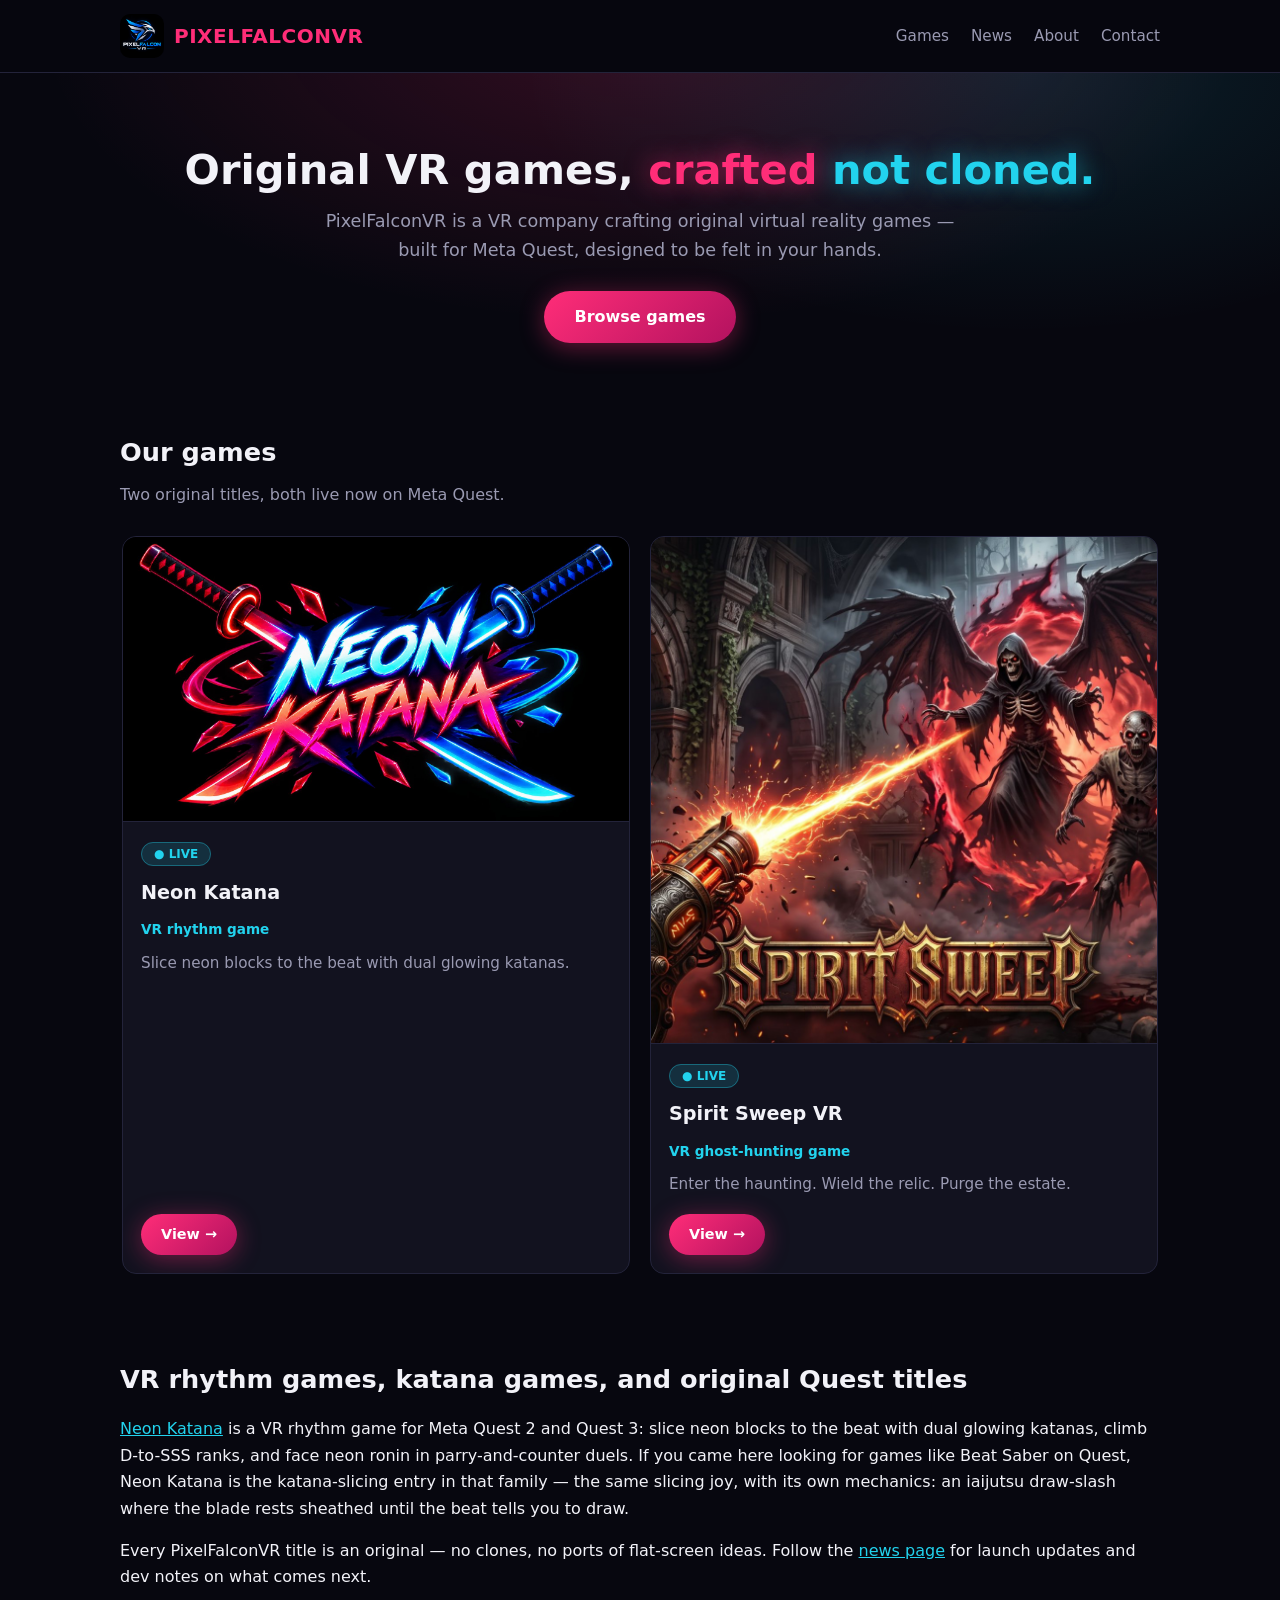
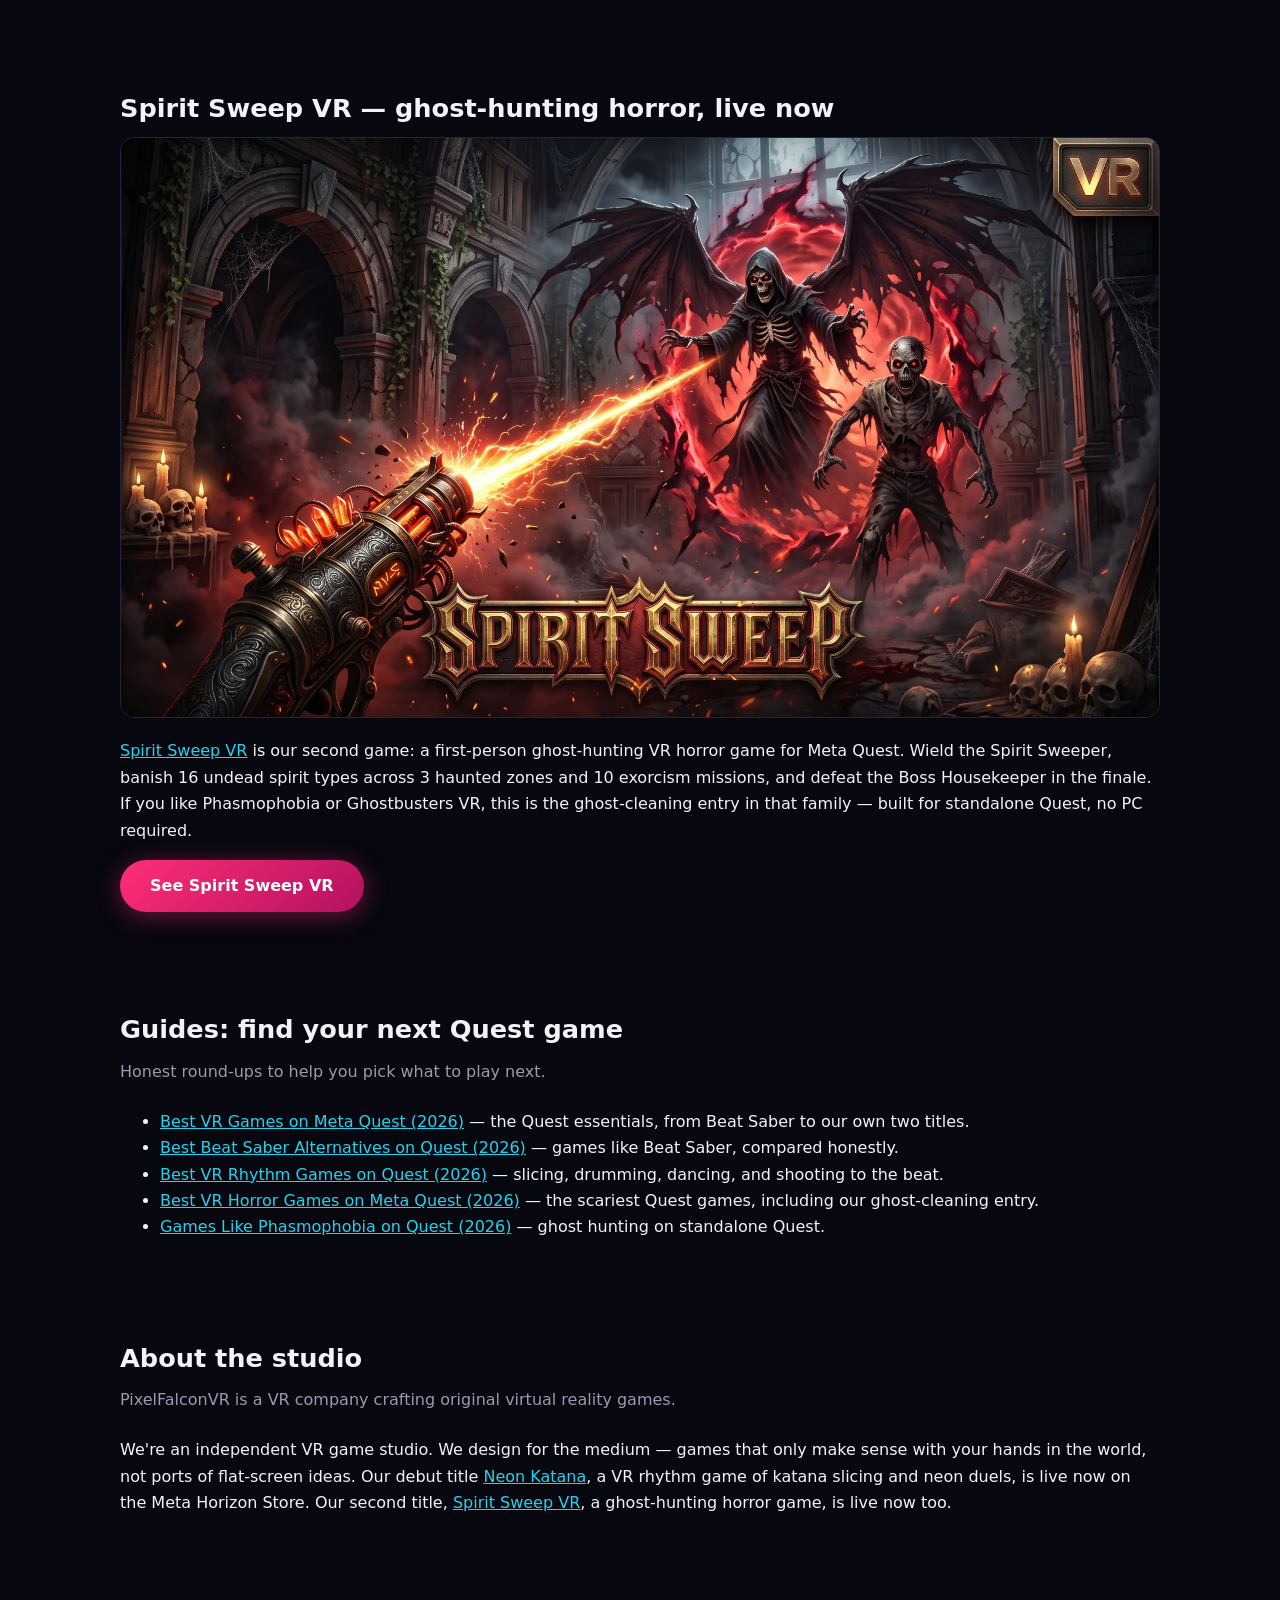
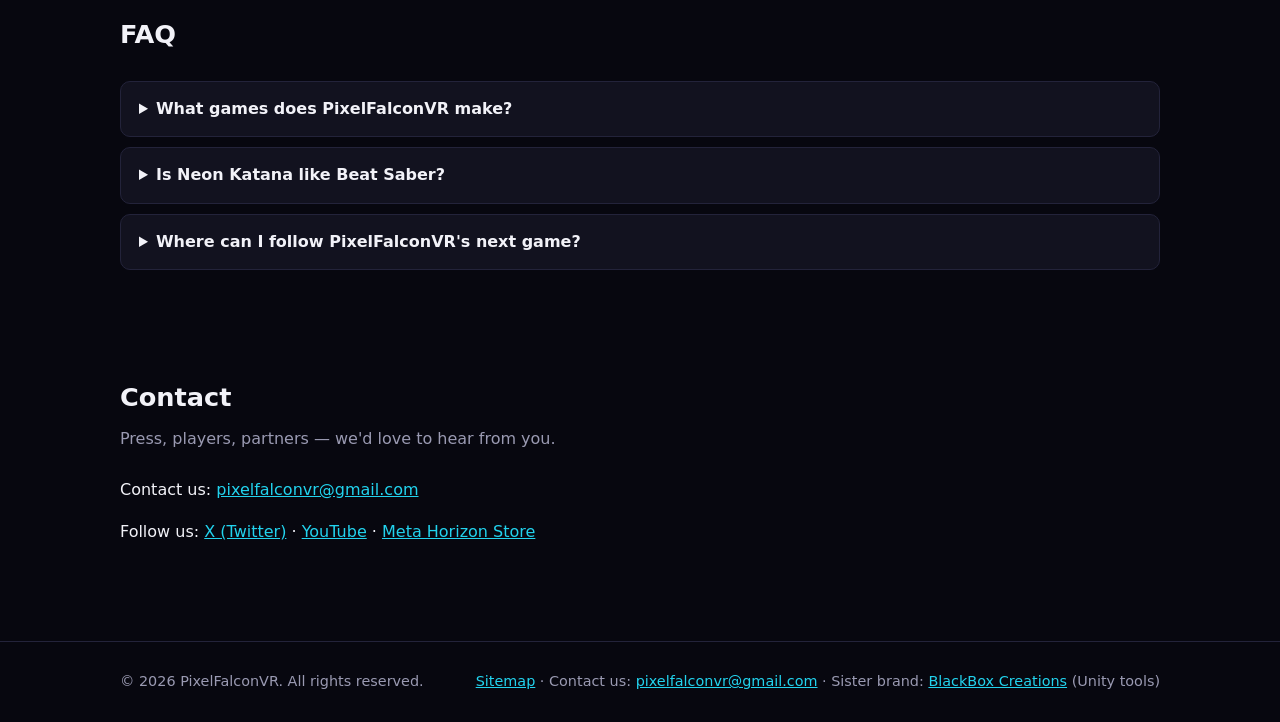
<file: index.html>
<!DOCTYPE html>
<html lang="en">
<head>
<meta charset="UTF-8">
<meta name="viewport" content="width=device-width, initial-scale=1.0">
<title>PixelFalconVR — Original VR Games for Meta Quest</title>
<meta name="description" content="PixelFalconVR is a VR company crafting original virtual reality games. Neon Katana, the VR rhythm game, and Spirit Sweep VR, the ghost-hunting horror game, are both live now on Meta Quest.">
<link rel="canonical" href="https://kashi45248-prog.github.io/PixelFalconVR/">
<meta property="og:title" content="PixelFalconVR — Original VR Games for Meta Quest">
<meta property="og:description" content="Neon Katana, the VR rhythm game, and Spirit Sweep VR, the ghost-hunting horror game, are both live now on Meta Quest.">
<meta property="og:type" content="website">
<meta property="og:url" content="https://kashi45248-prog.github.io/PixelFalconVR/">
<meta property="og:image" content="https://kashi45248-prog.github.io/PixelFalconVR/images/pixelfalconvr-banner.png">
<meta name="twitter:card" content="summary_large_image">
<meta name="twitter:image" content="https://kashi45248-prog.github.io/PixelFalconVR/images/pixelfalconvr-banner.png">
<link rel="stylesheet" href="styles.css">
<link rel="icon" href="data:image/svg+xml,<svg xmlns='http://www.w3.org/2000/svg' viewBox='0 0 100 100'><text y='.9em' font-size='90'>🥷</text></svg>">
<script type="application/ld+json">{"@context": "https://schema.org", "@type": "Organization", "name": "PixelFalconVR", "url": "https://kashi45248-prog.github.io/PixelFalconVR/", "logo": "https://kashi45248-prog.github.io/PixelFalconVR/images/pixelfalconvr-logo.png", "description": "PixelFalconVR is a VR company crafting original virtual reality games.", "email": "pixelfalconvr@gmail.com", "sameAs": ["https://x.com/Kashim1zv", "https://www.youtube.com/@pixelfalconvr", "https://www.meta.com/experiences/neon-katana/1255286791011725/"]}</script>
<script type="application/ld+json">{"@context": "https://schema.org", "@type": "FAQPage", "mainEntity": [{"@type": "Question", "name": "What games does PixelFalconVR make?", "acceptedAnswer": {"@type": "Answer", "text": "Original virtual reality games for Meta Quest. Neon Katana, a VR rhythm game of katana slicing and neon duels, and Spirit Sweep VR, a ghost-hunting horror game, are both live now on the Meta Horizon Store."}}, {"@type": "Question", "name": "Is Neon Katana like Beat Saber?", "acceptedAnswer": {"@type": "Answer", "text": "Same genre, own identity: slicing targets to the beat with glowing blades, plus iaijutsu draw-slashes, neon ronin parry-and-counter duels, and D-to-SSS ranks."}}, {"@type": "Question", "name": "Where can I follow PixelFalconVR's next game?", "acceptedAnswer": {"@type": "Answer", "text": "Right here — the news page carries launch updates and dev notes, and the studio posts on X and YouTube."}}]}</script>
</head>
<body>
<header class="site"><div class="wrap">
<a class="logo" href="index.html" style="display:flex;align-items:center;gap:10px"><img src="images/pixelfalconvr-logo.png" alt="PixelFalconVR logo" style="height:44px;width:44px;object-fit:cover;border-radius:10px"><span>PIXEL<span>FALCON</span>VR</span></a>
<nav><a href="index.html">Games</a><a href="news.html">News</a><a href="#about">About</a><a href="#contact">Contact</a></nav>
</div></header>

<div class="hero"><div class="wrap">
<h1>Original VR games, <span class="n1">crafted</span> <span class="n2">not cloned.</span></h1>
<p>PixelFalconVR is a VR company crafting original virtual reality games — built for Meta Quest, designed to be felt in your hands.</p>
<a class="btn" href="#games">Browse games</a>
</div></div>

<div class="wrap">
<section class="block" id="games">
<h2 class="sec">Our games</h2>
<p class="lead">Two original titles, both live now on Meta Quest.</p>
<div class="carousel" id="games-carousel">
<button class="carousel-arrow prev" id="games-prev" type="button" aria-label="Previous games">‹</button>
<div class="carousel-track" id="games-grid" role="region" aria-label="Featured games"><!-- rendered from games-data.js --></div>
<button class="carousel-arrow next" id="games-next" type="button" aria-label="Next games">›</button>
</div>
<div class="carousel-dots" id="games-dots"></div>
</section>

<section class="block" id="vr-games">
<h2 class="sec">VR rhythm games, katana games, and original Quest titles</h2>
<p><a href="neon-katana.html">Neon Katana</a> is a VR rhythm game for Meta Quest 2 and Quest 3: slice neon blocks to the beat with dual glowing katanas, climb D-to-SSS ranks, and face neon ronin in parry-and-counter duels. If you came here looking for games like Beat Saber on Quest, Neon Katana is the katana-slicing entry in that family — the same slicing joy, with its own mechanics: an iaijutsu draw-slash where the blade rests sheathed until the beat tells you to draw.</p>
<p>Every PixelFalconVR title is an original — no clones, no ports of flat-screen ideas. Follow the <a href="news.html">news page</a> for launch updates and dev notes on what comes next.</p>
</section>

<section class="block" id="spirit-sweep">
<h2 class="sec">Spirit Sweep VR — ghost-hunting horror, live now</h2>
<figure style="margin:0 0 20px"><img src="images/spirit-sweep-keyart.jpg" alt="Spirit Sweep VR key art — the Spirit Sweeper firing at a winged reaper and an undead spirit in a haunted mansion" style="width:100%;border-radius:var(--radius);border:1px solid var(--line);display:block"></figure>
<p><a href="spirit-sweep.html">Spirit Sweep VR</a> is our second game: a first-person ghost-hunting VR horror game for Meta Quest. Wield the Spirit Sweeper, banish 16 undead spirit types across 3 haunted zones and 10 exorcism missions, and defeat the Boss Housekeeper in the finale. If you like Phasmophobia or Ghostbusters VR, this is the ghost-cleaning entry in that family — built for standalone Quest, no PC required.</p>
<p><a class="btn" href="spirit-sweep.html">See Spirit Sweep VR</a></p>
</section>

<section class="block" id="guides">
<h2 class="sec">Guides: find your next Quest game</h2>
<p class="lead">Honest round-ups to help you pick what to play next.</p>
<ul>
<li><a href="best-vr-games-quest.html">Best VR Games on Meta Quest (2026)</a> — the Quest essentials, from Beat Saber to our own two titles.</li>
<li><a href="best-beat-saber-alternatives-quest.html">Best Beat Saber Alternatives on Quest (2026)</a> — games like Beat Saber, compared honestly.</li>
<li><a href="best-vr-rhythm-games-quest.html">Best VR Rhythm Games on Quest (2026)</a> — slicing, drumming, dancing, and shooting to the beat.</li>
<li><a href="best-vr-horror-games-quest.html">Best VR Horror Games on Meta Quest (2026)</a> — the scariest Quest games, including our ghost-cleaning entry.</li>
<li><a href="games-like-phasmophobia-quest.html">Games Like Phasmophobia on Quest (2026)</a> — ghost hunting on standalone Quest.</li>
</ul>
</section>
<section class="block" id="about">
<h2 class="sec">About the studio</h2>
<p class="lead">PixelFalconVR is a VR company crafting original virtual reality games.</p>
<p>We're an independent VR game studio. We design for the medium — games that only make sense with your hands in the world, not ports of flat-screen ideas. Our debut title <a href="neon-katana.html">Neon Katana</a>, a VR rhythm game of katana slicing and neon duels, is live now on the Meta Horizon Store. Our second title, <a href="spirit-sweep.html">Spirit Sweep VR</a>, a ghost-hunting horror game, is live now too.</p>
</section>

<section class="block" id="faq">
<h2 class="sec">FAQ</h2>
<div class="faq">
<details><summary>What games does PixelFalconVR make?</summary><p>Original virtual reality games for Meta Quest. Neon Katana, a VR rhythm game of katana slicing and neon duels, and Spirit Sweep VR, a ghost-hunting horror game, are both live now on the Meta Horizon Store.</p></details>
<details><summary>Is Neon Katana like Beat Saber?</summary><p>Same genre, own identity: slicing targets to the beat with glowing blades, plus iaijutsu draw-slashes, neon ronin parry-and-counter duels, and D-to-SSS ranks.</p></details>
<details><summary>Where can I follow PixelFalconVR's next game?</summary><p>Right here — the news page carries launch updates and dev notes, and the studio posts on X and YouTube.</p></details>
</div>
</section>
<section class="block" id="contact">
<h2 class="sec">Contact</h2>
<p class="lead">Press, players, partners — we'd love to hear from you.</p>
<p>Contact us: <a href="mailto:pixelfalconvr@gmail.com">pixelfalconvr@gmail.com</a></p>
<p style="margin-top:10px">Follow us:
<a href="https://x.com/Kashim1zv">X (Twitter)</a> ·
<a href="https://www.youtube.com/@pixelfalconvr">YouTube</a> ·
<a href="https://www.meta.com/experiences/neon-katana/1255286791011725/">Meta Horizon Store</a></p>
</section>
</div>

<footer class="site"><div class="wrap">
<span>© 2026 PixelFalconVR. All rights reserved.</span>
<span><a href="sitemap.xml">Sitemap</a> · Contact us: <a href="mailto:pixelfalconvr@gmail.com">pixelfalconvr@gmail.com</a> · Sister brand: <a href="https://kashi45248-prog.github.io/Blackbox_creations-/">BlackBox Creations</a> (Unity tools)</span>
</div></footer>
<script src="games-data.js"></script>
</body>
</html>
</file>
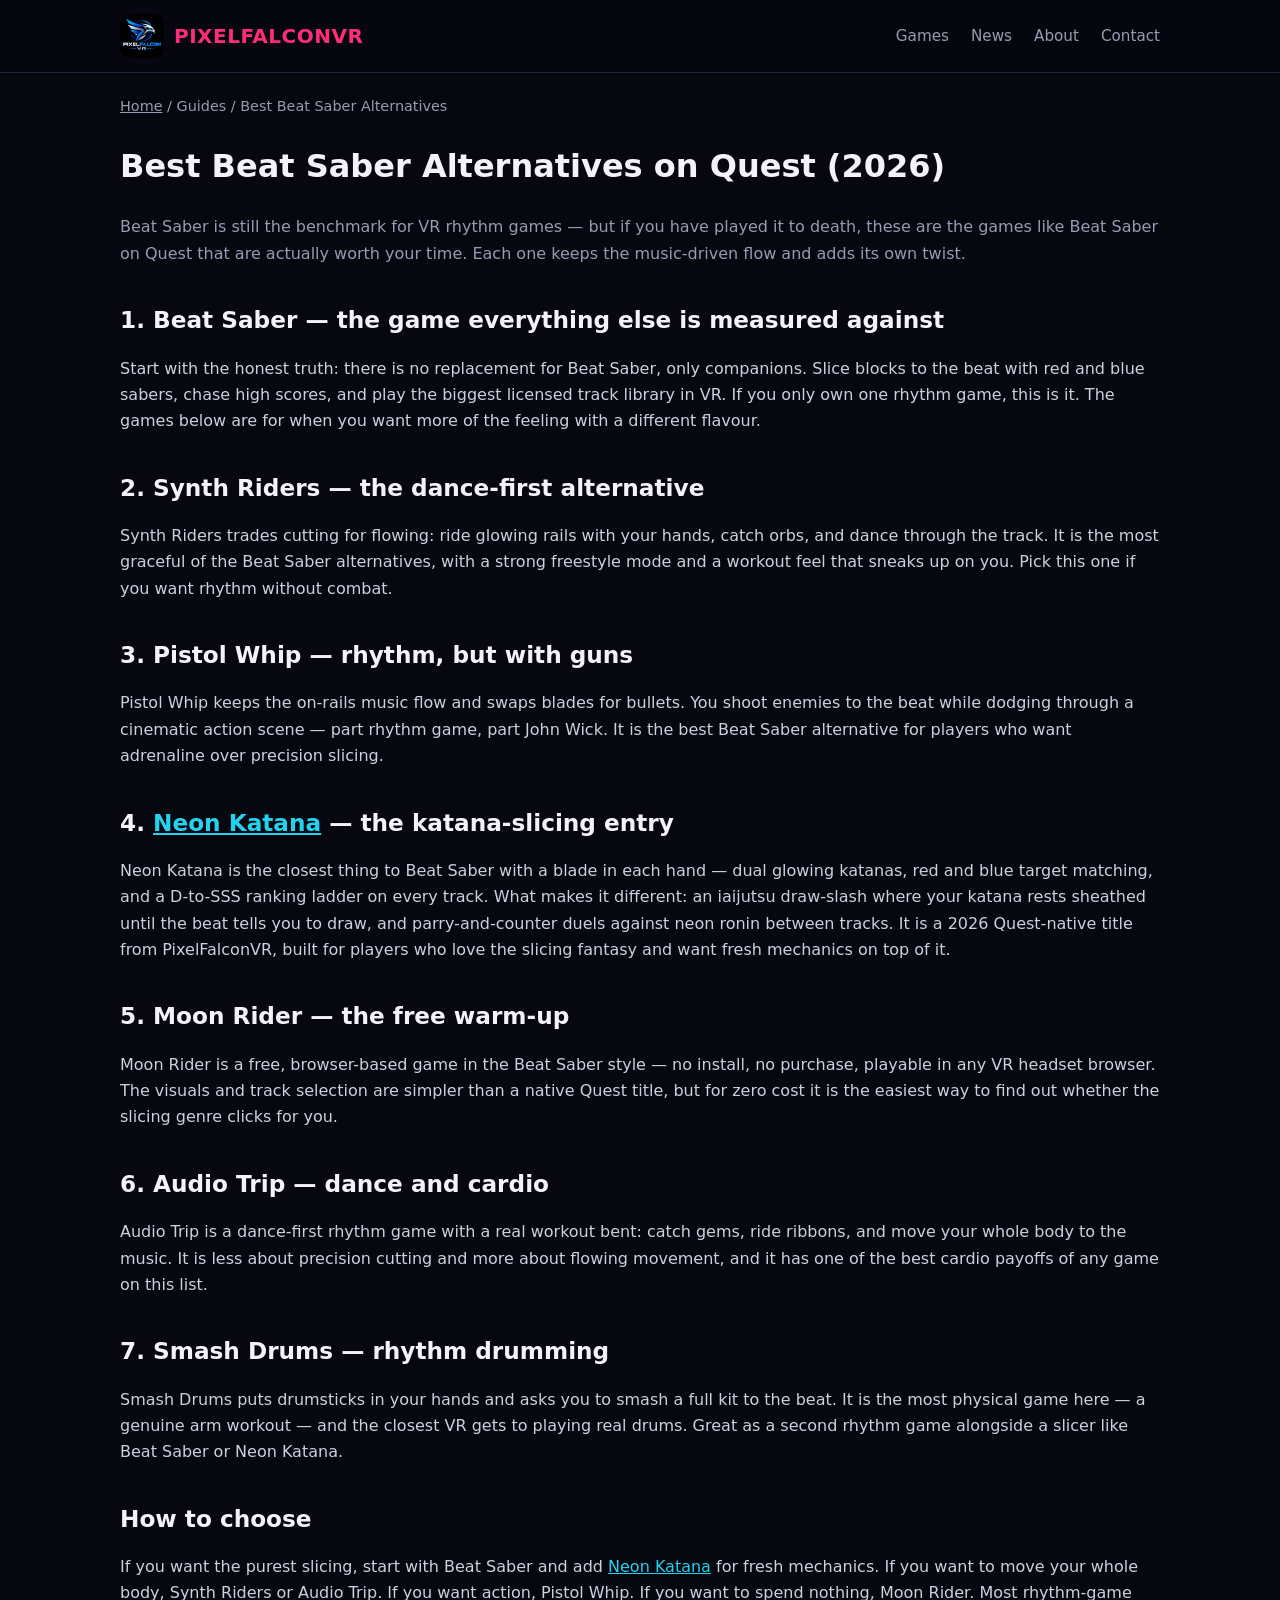
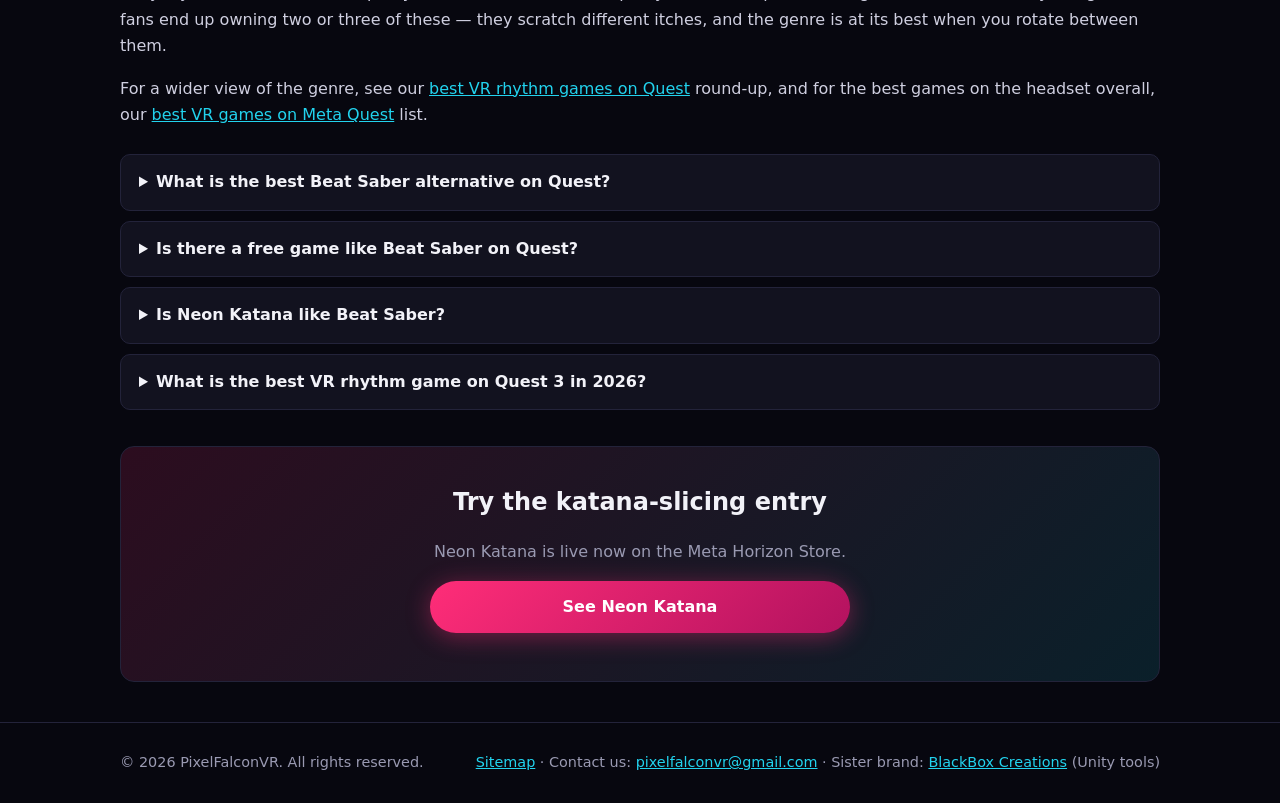
<file: best-beat-saber-alternatives-quest.html>
<!DOCTYPE html>
<html lang="en">
<head>
<meta charset="UTF-8">
<meta name="viewport" content="width=device-width, initial-scale=1.0">
<title>Best Beat Saber Alternatives on Quest (2026) | PixelFalconVR</title>
<meta name="description" content="Looking for games like Beat Saber on Quest? Compare the best Beat Saber alternatives — Synth Riders, Pistol Whip, Neon Katana, Moon Rider, Audio Trip and Smash Drums — and find your next rhythm game.">
<link rel="stylesheet" href="styles.css">
<link rel="canonical" href="https://kashi45248-prog.github.io/PixelFalconVR/best-beat-saber-alternatives-quest.html">
<link rel="icon" href="data:image/svg+xml,<svg xmlns='http://www.w3.org/2000/svg' viewBox='0 0 100 100'><text y='.9em' font-size='90'>🥷</text></svg>">
<meta property="og:title" content="Best Beat Saber Alternatives on Quest (2026) | PixelFalconVR">
<meta property="og:description" content="Games like Beat Saber on Quest, compared honestly: Synth Riders, Pistol Whip, Neon Katana, Moon Rider, Audio Trip and Smash Drums.">
<meta property="og:type" content="website">
<meta property="og:url" content="https://kashi45248-prog.github.io/PixelFalconVR/best-beat-saber-alternatives-quest.html">
<meta property="og:image" content="https://kashi45248-prog.github.io/PixelFalconVR/images/neon-katana.png">
<meta name="twitter:card" content="summary_large_image">
<meta name="twitter:image" content="https://kashi45248-prog.github.io/PixelFalconVR/images/neon-katana.png">
<script type="application/ld+json">{"@context": "https://schema.org", "@type": "ItemList", "name": "Best Beat Saber Alternatives on Quest (2026)", "itemListElement": [{"@type": "ListItem", "position": 1, "name": "Beat Saber"}, {"@type": "ListItem", "position": 2, "name": "Synth Riders"}, {"@type": "ListItem", "position": 3, "name": "Pistol Whip"}, {"@type": "ListItem", "position": 4, "name": "Neon Katana", "url": "https://kashi45248-prog.github.io/PixelFalconVR/neon-katana.html"}, {"@type": "ListItem", "position": 5, "name": "Moon Rider"}, {"@type": "ListItem", "position": 6, "name": "Audio Trip"}, {"@type": "ListItem", "position": 7, "name": "Smash Drums"}]}</script>
<script type="application/ld+json">{"@context": "https://schema.org", "@type": "FAQPage", "mainEntity": [{"@type": "Question", "name": "What is the best Beat Saber alternative on Quest?", "acceptedAnswer": {"@type": "Answer", "text": "It depends on what you want: Synth Riders is the closest dance-first alternative, Pistol Whip swaps sabers for guns, and Neon Katana is the katana-slicing entry with draw-slash duels and D-to-SSS ranks. Beat Saber itself is still the benchmark — these are the games to play next to it, not instead of it."}}, {"@type": "Question", "name": "Is there a free game like Beat Saber on Quest?", "acceptedAnswer": {"@type": "Answer", "text": "Yes — Moon Rider is a free browser-based game in the Beat Saber style, playable in any VR headset browser with no install. It is a great warm-up before buying a full native Quest rhythm game."}}, {"@type": "Question", "name": "Is Neon Katana like Beat Saber?", "acceptedAnswer": {"@type": "Answer", "text": "Yes — same genre, own identity. Like Beat Saber, you slice targets to the beat with glowing blades and chase high scores. Neon Katana adds dual katanas, an iaijutsu draw-slash mechanic, neon ronin parry-and-counter duels, and D-to-SSS performance ranks across every track."}}, {"@type": "Question", "name": "What is the best VR rhythm game on Quest 3 in 2026?", "acceptedAnswer": {"@type": "Answer", "text": "Beat Saber remains the benchmark, with Synth Riders and Pistol Whip close behind. Neon Katana (2026) is the newest katana-slicing VR rhythm game built natively for Quest 2 and Quest 3 — worth a look if you want fresh tracks and mechanics in the slicing genre."}}]}</script>
</head>
<body>
<header class="site"><div class="wrap">
<a class="logo" href="index.html" style="display:flex;align-items:center;gap:10px"><img src="images/pixelfalconvr-logo.png" alt="PixelFalconVR logo" style="height:44px;width:44px;object-fit:cover;border-radius:10px"><span>PIXEL<span>FALCON</span>VR</span></a>
<nav><a href="index.html">Games</a><a href="news.html">News</a><a href="index.html#about">About</a><a href="index.html#contact">Contact</a></nav>
</div></header>

<div class="wrap">
<p class="crumbs"><a href="index.html">Home</a> / Guides / Best Beat Saber Alternatives</p>
<h1>Best Beat Saber Alternatives on Quest (2026)</h1>
<p class="lead">Beat Saber is still the benchmark for VR rhythm games — but if you have played it to death, these are the games like Beat Saber on Quest that are actually worth your time. Each one keeps the music-driven flow and adds its own twist.</p>

<div class="prose">
<h2>1. Beat Saber — the game everything else is measured against</h2>
<p>Start with the honest truth: there is no replacement for Beat Saber, only companions. Slice blocks to the beat with red and blue sabers, chase high scores, and play the biggest licensed track library in VR. If you only own one rhythm game, this is it. The games below are for when you want more of the feeling with a different flavour.</p>

<h2>2. Synth Riders — the dance-first alternative</h2>
<p>Synth Riders trades cutting for flowing: ride glowing rails with your hands, catch orbs, and dance through the track. It is the most graceful of the Beat Saber alternatives, with a strong freestyle mode and a workout feel that sneaks up on you. Pick this one if you want rhythm without combat.</p>

<h2>3. Pistol Whip — rhythm, but with guns</h2>
<p>Pistol Whip keeps the on-rails music flow and swaps blades for bullets. You shoot enemies to the beat while dodging through a cinematic action scene — part rhythm game, part John Wick. It is the best Beat Saber alternative for players who want adrenaline over precision slicing.</p>

<h2>4. <a href="neon-katana.html">Neon Katana</a> — the katana-slicing entry</h2>
<p>Neon Katana is the closest thing to Beat Saber with a blade in each hand — dual glowing katanas, red and blue target matching, and a D-to-SSS ranking ladder on every track. What makes it different: an iaijutsu draw-slash where your katana rests sheathed until the beat tells you to draw, and parry-and-counter duels against neon ronin between tracks. It is a 2026 Quest-native title from PixelFalconVR, built for players who love the slicing fantasy and want fresh mechanics on top of it.</p>

<h2>5. Moon Rider — the free warm-up</h2>
<p>Moon Rider is a free, browser-based game in the Beat Saber style — no install, no purchase, playable in any VR headset browser. The visuals and track selection are simpler than a native Quest title, but for zero cost it is the easiest way to find out whether the slicing genre clicks for you.</p>

<h2>6. Audio Trip — dance and cardio</h2>
<p>Audio Trip is a dance-first rhythm game with a real workout bent: catch gems, ride ribbons, and move your whole body to the music. It is less about precision cutting and more about flowing movement, and it has one of the best cardio payoffs of any game on this list.</p>

<h2>7. Smash Drums — rhythm drumming</h2>
<p>Smash Drums puts drumsticks in your hands and asks you to smash a full kit to the beat. It is the most physical game here — a genuine arm workout — and the closest VR gets to playing real drums. Great as a second rhythm game alongside a slicer like Beat Saber or Neon Katana.</p>

<h2>How to choose</h2>
<p>If you want the purest slicing, start with Beat Saber and add <a href="neon-katana.html">Neon Katana</a> for fresh mechanics. If you want to move your whole body, Synth Riders or Audio Trip. If you want action, Pistol Whip. If you want to spend nothing, Moon Rider. Most rhythm-game fans end up owning two or three of these — they scratch different itches, and the genre is at its best when you rotate between them.</p>
<p>For a wider view of the genre, see our <a href="best-vr-rhythm-games-quest.html">best VR rhythm games on Quest</a> round-up, and for the best games on the headset overall, our <a href="best-vr-games-quest.html">best VR games on Meta Quest</a> list.</p>
</div>

<div class="faq">
<details><summary>What is the best Beat Saber alternative on Quest?</summary><p>It depends on what you want: Synth Riders is the closest dance-first alternative, Pistol Whip swaps sabers for guns, and Neon Katana is the katana-slicing entry with draw-slash duels and D-to-SSS ranks. Beat Saber itself is still the benchmark — these are the games to play next to it, not instead of it.</p></details>
<details><summary>Is there a free game like Beat Saber on Quest?</summary><p>Yes — Moon Rider is a free browser-based game in the Beat Saber style, playable in any VR headset browser with no install. It is a great warm-up before buying a full native Quest rhythm game.</p></details>
<details><summary>Is Neon Katana like Beat Saber?</summary><p>Yes — same genre, own identity. Like Beat Saber, you slice targets to the beat with glowing blades and chase high scores. Neon Katana adds dual katanas, an iaijutsu draw-slash mechanic, neon ronin parry-and-counter duels, and D-to-SSS performance ranks across every track.</p></details>
<details><summary>What is the best VR rhythm game on Quest 3 in 2026?</summary><p>Beat Saber remains the benchmark, with Synth Riders and Pistol Whip close behind. Neon Katana (2026) is the newest katana-slicing VR rhythm game built natively for Quest 2 and Quest 3 — worth a look if you want fresh tracks and mechanics in the slicing genre.</p></details>
</div>

<div class="cta-band">
<h2>Try the katana-slicing entry</h2>
<p style="color:var(--muted)">Neon Katana is live now on the Meta Horizon Store.</p>
<a class="btn" href="neon-katana.html">See Neon Katana</a>
</div>
</div>

<footer class="site"><div class="wrap">
<span>© 2026 PixelFalconVR. All rights reserved.</span>
<span><a href="sitemap.xml">Sitemap</a> · Contact us: <a href="mailto:pixelfalconvr@gmail.com">pixelfalconvr@gmail.com</a> · Sister brand: <a href="https://kashi45248-prog.github.io/Blackbox_creations-/">BlackBox Creations</a> (Unity tools)</span>
</div></footer>
</body>
</html>
</file>
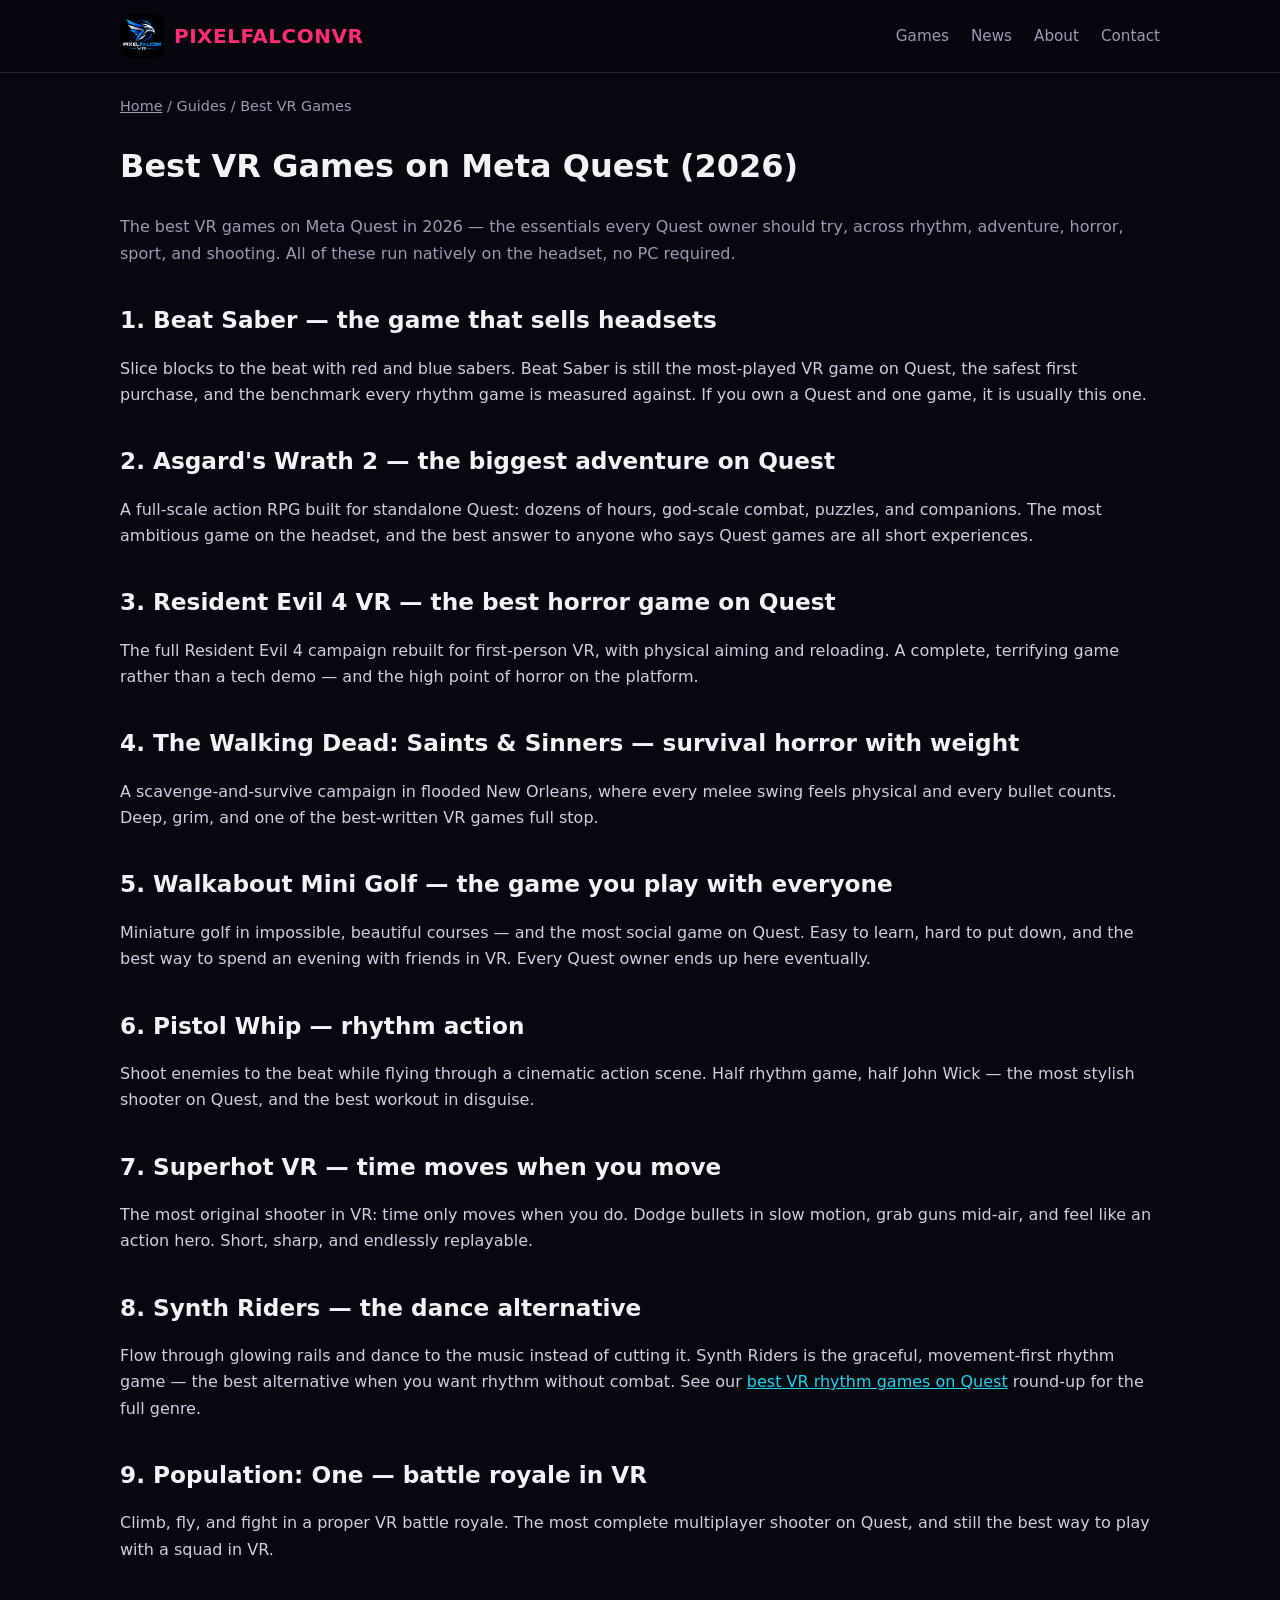
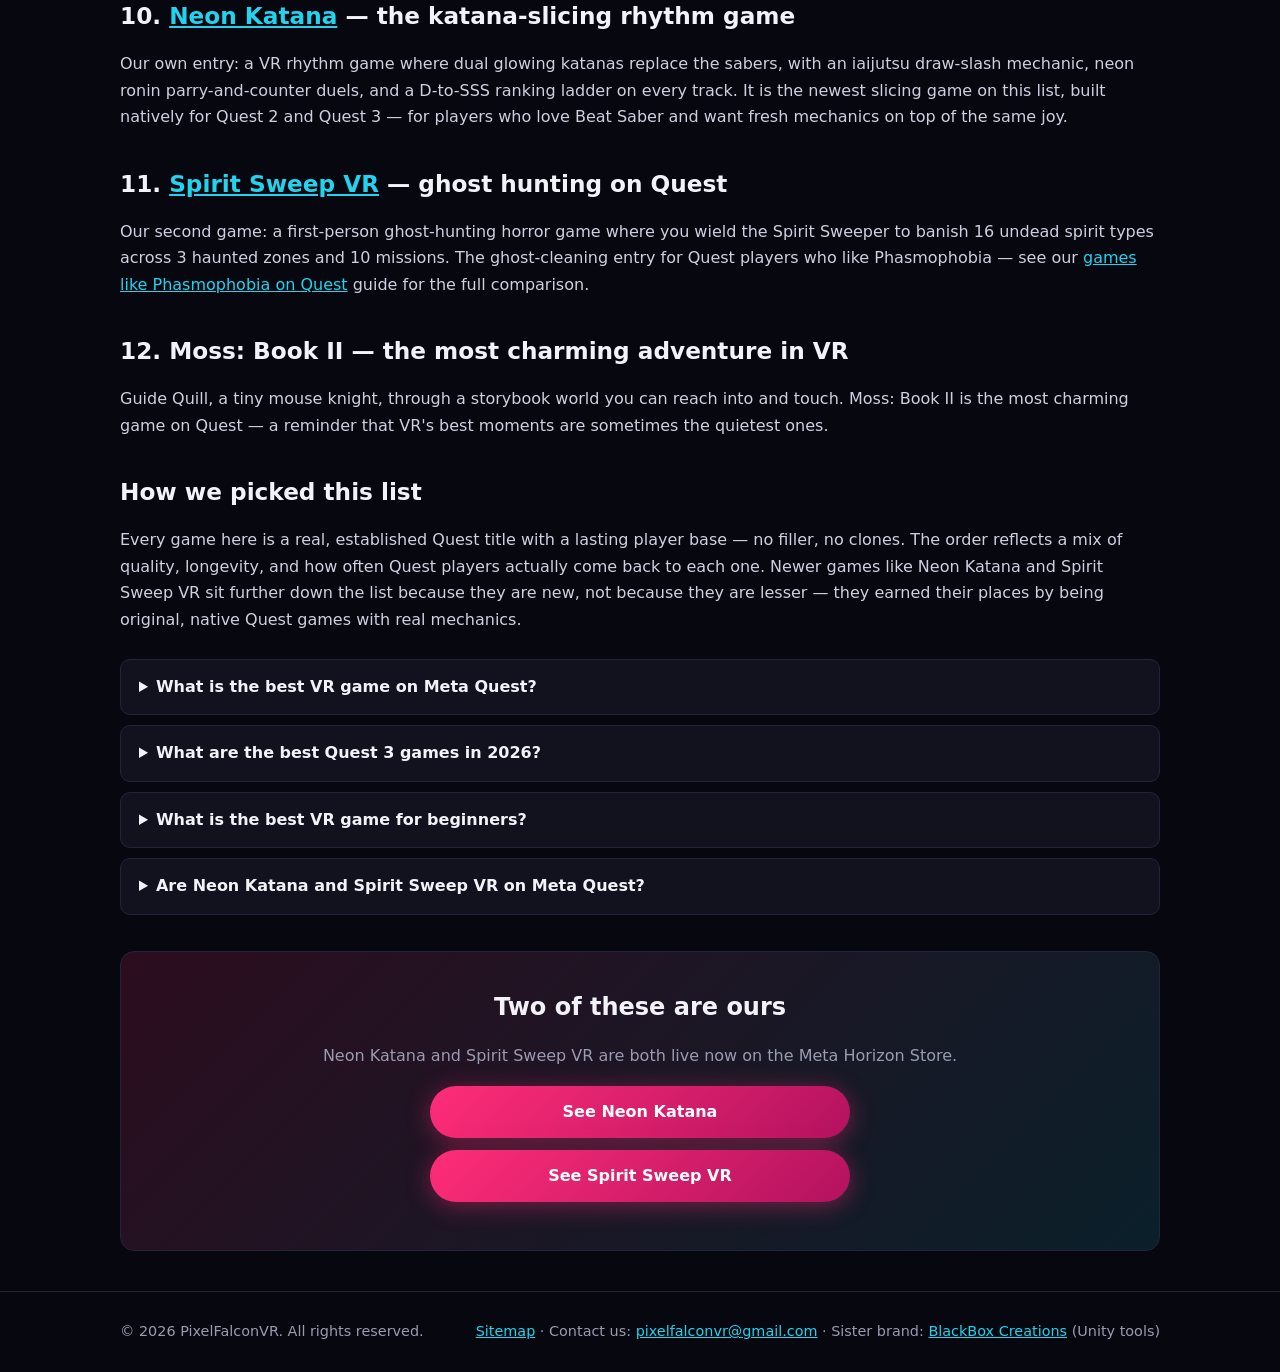
<file: best-vr-games-quest.html>
<!DOCTYPE html>
<html lang="en">
<head>
<meta charset="UTF-8">
<meta name="viewport" content="width=device-width, initial-scale=1.0">
<title>Best VR Games on Meta Quest (2026) | PixelFalconVR</title>
<meta name="description" content="The best VR games on Meta Quest in 2026 — Beat Saber, Asgard's Wrath 2, Resident Evil 4 VR, Walkabout Mini Golf, Pistol Whip and more, including Neon Katana and Spirit Sweep VR.">
<link rel="stylesheet" href="styles.css">
<link rel="canonical" href="https://kashi45248-prog.github.io/PixelFalconVR/best-vr-games-quest.html">
<link rel="icon" href="data:image/svg+xml,<svg xmlns='http://www.w3.org/2000/svg' viewBox='0 0 100 100'><text y='.9em' font-size='90'>🥷</text></svg>">
<meta property="og:title" content="Best VR Games on Meta Quest (2026) | PixelFalconVR">
<meta property="og:description" content="The best VR games on Meta Quest in 2026 — Beat Saber, Asgard's Wrath 2, Resident Evil 4 VR, Walkabout Mini Golf, Pistol Whip and more, including Neon Katana and Spirit Sweep VR.">
<meta property="og:type" content="website">
<meta property="og:url" content="https://kashi45248-prog.github.io/PixelFalconVR/best-vr-games-quest.html">
<meta property="og:image" content="https://kashi45248-prog.github.io/PixelFalconVR/images/pixelfalconvr-banner.png">
<meta name="twitter:card" content="summary_large_image">
<meta name="twitter:image" content="https://kashi45248-prog.github.io/PixelFalconVR/images/pixelfalconvr-banner.png">
<script type="application/ld+json">{"@context": "https://schema.org", "@type": "ItemList", "name": "Best VR Games on Meta Quest (2026)", "itemListElement": [{"@type": "ListItem", "position": 1, "name": "Beat Saber"}, {"@type": "ListItem", "position": 2, "name": "Asgard's Wrath 2"}, {"@type": "ListItem", "position": 3, "name": "Resident Evil 4 VR"}, {"@type": "ListItem", "position": 4, "name": "The Walking Dead: Saints & Sinners"}, {"@type": "ListItem", "position": 5, "name": "Walkabout Mini Golf"}, {"@type": "ListItem", "position": 6, "name": "Pistol Whip"}, {"@type": "ListItem", "position": 7, "name": "Superhot VR"}, {"@type": "ListItem", "position": 8, "name": "Synth Riders"}, {"@type": "ListItem", "position": 9, "name": "Population: One"}, {"@type": "ListItem", "position": 10, "name": "Neon Katana", "url": "https://kashi45248-prog.github.io/PixelFalconVR/neon-katana.html"}, {"@type": "ListItem", "position": 11, "name": "Spirit Sweep VR", "url": "https://kashi45248-prog.github.io/PixelFalconVR/spirit-sweep.html"}, {"@type": "ListItem", "position": 12, "name": "Moss: Book II"}]}</script>
<script type="application/ld+json">{"@context": "https://schema.org", "@type": "FAQPage", "mainEntity": [{"@type": "Question", "name": "What is the best VR game on Meta Quest?", "acceptedAnswer": {"@type": "Answer", "text": "Beat Saber is the most-played VR game on Quest and the safest first purchase. For a full adventure, Asgard's Wrath 2 is the biggest game on the headset. The honest answer depends on taste — rhythm, horror, sport, and shooting all have a standout on Quest."}}, {"@type": "Question", "name": "What are the best Quest 3 games in 2026?", "acceptedAnswer": {"@type": "Answer", "text": "The best Quest 3 games in 2026 include Beat Saber, Asgard's Wrath 2, Resident Evil 4 VR, The Walking Dead: Saints & Sinners, Walkabout Mini Golf, and Pistol Whip — all running natively on the headset with no PC required."}}, {"@type": "Question", "name": "What is the best VR game for beginners?", "acceptedAnswer": {"@type": "Answer", "text": "Beat Saber or Walkabout Mini Golf. Beat Saber teaches VR movement in minutes with zero motion sickness for most players, and Walkabout Mini Golf is the most relaxing way to learn the controllers — and the best game to play with friends."}}, {"@type": "Question", "name": "Are Neon Katana and Spirit Sweep VR on Meta Quest?", "acceptedAnswer": {"@type": "Answer", "text": "Yes — both are live now on the Meta Horizon Store for Meta Quest. Neon Katana is a VR rhythm game of katana slicing and neon duels, and Spirit Sweep VR is a ghost-hunting horror game. Both are made by PixelFalconVR and run natively on Quest with no PC required."}}]}</script>
</head>
<body>
<header class="site"><div class="wrap">
<a class="logo" href="index.html" style="display:flex;align-items:center;gap:10px"><img src="images/pixelfalconvr-logo.png" alt="PixelFalconVR logo" style="height:44px;width:44px;object-fit:cover;border-radius:10px"><span>PIXEL<span>FALCON</span>VR</span></a>
<nav><a href="index.html">Games</a><a href="news.html">News</a><a href="index.html#about">About</a><a href="index.html#contact">Contact</a></nav>
</div></header>

<div class="wrap">
<p class="crumbs"><a href="index.html">Home</a> / Guides / Best VR Games</p>
<h1>Best VR Games on Meta Quest (2026)</h1>
<p class="lead">The best VR games on Meta Quest in 2026 — the essentials every Quest owner should try, across rhythm, adventure, horror, sport, and shooting. All of these run natively on the headset, no PC required.</p>

<div class="prose">
<h2>1. Beat Saber — the game that sells headsets</h2>
<p>Slice blocks to the beat with red and blue sabers. Beat Saber is still the most-played VR game on Quest, the safest first purchase, and the benchmark every rhythm game is measured against. If you own a Quest and one game, it is usually this one.</p>

<h2>2. Asgard's Wrath 2 — the biggest adventure on Quest</h2>
<p>A full-scale action RPG built for standalone Quest: dozens of hours, god-scale combat, puzzles, and companions. The most ambitious game on the headset, and the best answer to anyone who says Quest games are all short experiences.</p>

<h2>3. Resident Evil 4 VR — the best horror game on Quest</h2>
<p>The full Resident Evil 4 campaign rebuilt for first-person VR, with physical aiming and reloading. A complete, terrifying game rather than a tech demo — and the high point of horror on the platform.</p>

<h2>4. The Walking Dead: Saints &amp; Sinners — survival horror with weight</h2>
<p>A scavenge-and-survive campaign in flooded New Orleans, where every melee swing feels physical and every bullet counts. Deep, grim, and one of the best-written VR games full stop.</p>

<h2>5. Walkabout Mini Golf — the game you play with everyone</h2>
<p>Miniature golf in impossible, beautiful courses — and the most social game on Quest. Easy to learn, hard to put down, and the best way to spend an evening with friends in VR. Every Quest owner ends up here eventually.</p>

<h2>6. Pistol Whip — rhythm action</h2>
<p>Shoot enemies to the beat while flying through a cinematic action scene. Half rhythm game, half John Wick — the most stylish shooter on Quest, and the best workout in disguise.</p>

<h2>7. Superhot VR — time moves when you move</h2>
<p>The most original shooter in VR: time only moves when you do. Dodge bullets in slow motion, grab guns mid-air, and feel like an action hero. Short, sharp, and endlessly replayable.</p>

<h2>8. Synth Riders — the dance alternative</h2>
<p>Flow through glowing rails and dance to the music instead of cutting it. Synth Riders is the graceful, movement-first rhythm game — the best alternative when you want rhythm without combat. See our <a href="best-vr-rhythm-games-quest.html">best VR rhythm games on Quest</a> round-up for the full genre.</p>

<h2>9. Population: One — battle royale in VR</h2>
<p>Climb, fly, and fight in a proper VR battle royale. The most complete multiplayer shooter on Quest, and still the best way to play with a squad in VR.</p>

<h2>10. <a href="neon-katana.html">Neon Katana</a> — the katana-slicing rhythm game</h2>
<p>Our own entry: a VR rhythm game where dual glowing katanas replace the sabers, with an iaijutsu draw-slash mechanic, neon ronin parry-and-counter duels, and a D-to-SSS ranking ladder on every track. It is the newest slicing game on this list, built natively for Quest 2 and Quest 3 — for players who love Beat Saber and want fresh mechanics on top of the same joy.</p>

<h2>11. <a href="spirit-sweep.html">Spirit Sweep VR</a> — ghost hunting on Quest</h2>
<p>Our second game: a first-person ghost-hunting horror game where you wield the Spirit Sweeper to banish 16 undead spirit types across 3 haunted zones and 10 missions. The ghost-cleaning entry for Quest players who like Phasmophobia — see our <a href="games-like-phasmophobia-quest.html">games like Phasmophobia on Quest</a> guide for the full comparison.</p>

<h2>12. Moss: Book II — the most charming adventure in VR</h2>
<p>Guide Quill, a tiny mouse knight, through a storybook world you can reach into and touch. Moss: Book II is the most charming game on Quest — a reminder that VR's best moments are sometimes the quietest ones.</p>

<h2>How we picked this list</h2>
<p>Every game here is a real, established Quest title with a lasting player base — no filler, no clones. The order reflects a mix of quality, longevity, and how often Quest players actually come back to each one. Newer games like Neon Katana and Spirit Sweep VR sit further down the list because they are new, not because they are lesser — they earned their places by being original, native Quest games with real mechanics.</p>
</div>

<div class="faq">
<details><summary>What is the best VR game on Meta Quest?</summary><p>Beat Saber is the most-played VR game on Quest and the safest first purchase. For a full adventure, Asgard's Wrath 2 is the biggest game on the headset. The honest answer depends on taste — rhythm, horror, sport, and shooting all have a standout on Quest.</p></details>
<details><summary>What are the best Quest 3 games in 2026?</summary><p>The best Quest 3 games in 2026 include Beat Saber, Asgard's Wrath 2, Resident Evil 4 VR, The Walking Dead: Saints &amp; Sinners, Walkabout Mini Golf, and Pistol Whip — all running natively on the headset with no PC required.</p></details>
<details><summary>What is the best VR game for beginners?</summary><p>Beat Saber or Walkabout Mini Golf. Beat Saber teaches VR movement in minutes with zero motion sickness for most players, and Walkabout Mini Golf is the most relaxing way to learn the controllers — and the best game to play with friends.</p></details>
<details><summary>Are Neon Katana and Spirit Sweep VR on Meta Quest?</summary><p>Yes — both are live now on the Meta Horizon Store for Meta Quest. Neon Katana is a VR rhythm game of katana slicing and neon duels, and Spirit Sweep VR is a ghost-hunting horror game. Both are made by PixelFalconVR and run natively on Quest with no PC required.</p></details>
</div>

<div class="cta-band">
<h2>Two of these are ours</h2>
<p style="color:var(--muted)">Neon Katana and Spirit Sweep VR are both live now on the Meta Horizon Store.</p>
<a class="btn" href="neon-katana.html">See Neon Katana</a>
<a class="btn" href="spirit-sweep.html">See Spirit Sweep VR</a>
</div>
</div>

<footer class="site"><div class="wrap">
<span>© 2026 PixelFalconVR. All rights reserved.</span>
<span><a href="sitemap.xml">Sitemap</a> · Contact us: <a href="mailto:pixelfalconvr@gmail.com">pixelfalconvr@gmail.com</a> · Sister brand: <a href="https://kashi45248-prog.github.io/Blackbox_creations-/">BlackBox Creations</a> (Unity tools)</span>
</div></footer>
</body>
</html>
</file>
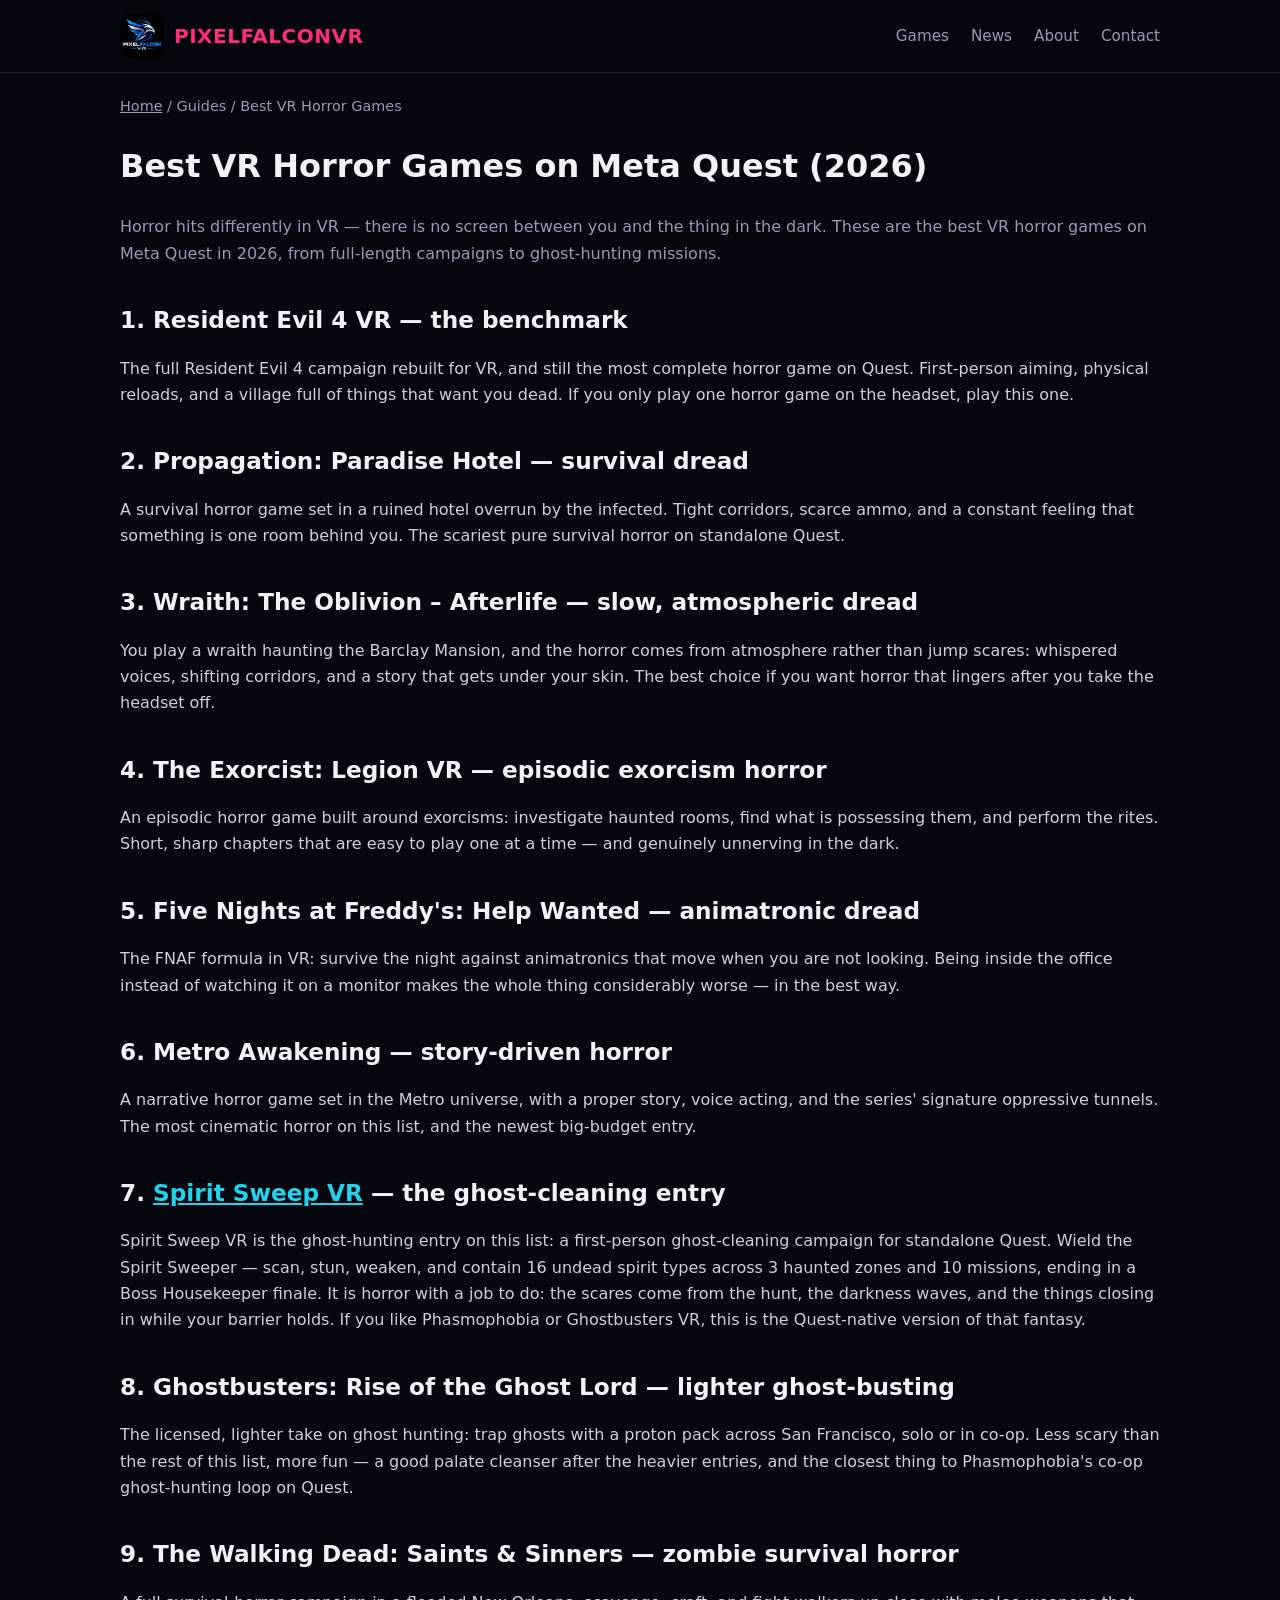
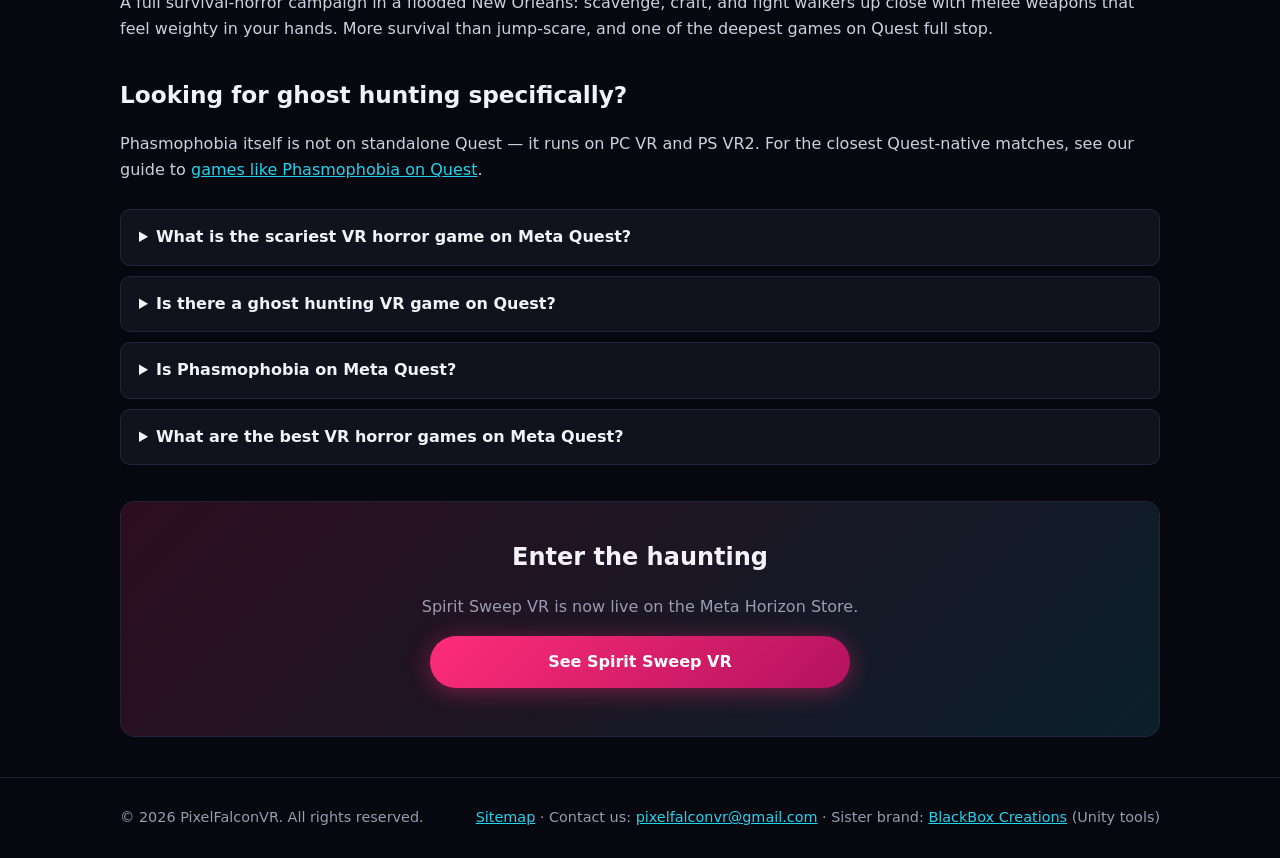
<file: best-vr-horror-games-quest.html>
<!DOCTYPE html>
<html lang="en">
<head>
<meta charset="UTF-8">
<meta name="viewport" content="width=device-width, initial-scale=1.0">
<title>Best VR Horror Games on Meta Quest (2026) | PixelFalconVR</title>
<meta name="description" content="The best VR horror games on Meta Quest in 2026 — Resident Evil 4 VR, Propagation: Paradise Hotel, Wraith, The Exorcist: Legion VR, Five Nights at Freddy's: Help Wanted, Metro Awakening and Spirit Sweep VR, the ghost-cleaning entry.">
<link rel="stylesheet" href="styles.css">
<link rel="canonical" href="https://kashi45248-prog.github.io/PixelFalconVR/best-vr-horror-games-quest.html">
<link rel="icon" href="data:image/svg+xml,<svg xmlns='http://www.w3.org/2000/svg' viewBox='0 0 100 100'><text y='.9em' font-size='90'>👻</text></svg>">
<meta property="og:title" content="Best VR Horror Games on Meta Quest (2026) | PixelFalconVR">
<meta property="og:description" content="The scariest VR horror games on Meta Quest in 2026 — Resident Evil 4 VR, Propagation: Paradise Hotel, Wraith, The Exorcist: Legion VR, Five Nights at Freddy's: Help Wanted, Metro Awakening and Spirit Sweep VR.">
<meta property="og:type" content="website">
<meta property="og:url" content="https://kashi45248-prog.github.io/PixelFalconVR/best-vr-horror-games-quest.html">
<meta property="og:image" content="https://kashi45248-prog.github.io/PixelFalconVR/images/spirit-sweep-keyart.jpg">
<meta name="twitter:card" content="summary_large_image">
<meta name="twitter:image" content="https://kashi45248-prog.github.io/PixelFalconVR/images/spirit-sweep-keyart.jpg">
<script type="application/ld+json">{"@context": "https://schema.org", "@type": "ItemList", "name": "Best VR Horror Games on Meta Quest (2026)", "itemListElement": [{"@type": "ListItem", "position": 1, "name": "Resident Evil 4 VR"}, {"@type": "ListItem", "position": 2, "name": "Propagation: Paradise Hotel"}, {"@type": "ListItem", "position": 3, "name": "Wraith: The Oblivion – Afterlife"}, {"@type": "ListItem", "position": 4, "name": "The Exorcist: Legion VR"}, {"@type": "ListItem", "position": 5, "name": "Five Nights at Freddy's: Help Wanted"}, {"@type": "ListItem", "position": 6, "name": "Metro Awakening"}, {"@type": "ListItem", "position": 7, "name": "Spirit Sweep VR", "url": "https://kashi45248-prog.github.io/PixelFalconVR/spirit-sweep.html"}, {"@type": "ListItem", "position": 8, "name": "Ghostbusters: Rise of the Ghost Lord"}, {"@type": "ListItem", "position": 9, "name": "The Walking Dead: Saints & Sinners"}]}</script>
<script type="application/ld+json">{"@context": "https://schema.org", "@type": "FAQPage", "mainEntity": [{"@type": "Question", "name": "What is the scariest VR horror game on Meta Quest?", "acceptedAnswer": {"@type": "Answer", "text": "Resident Evil 4 VR is the most complete horror experience on Quest — a full-length campaign rebuilt for VR. For pure dread, Propagation: Paradise Hotel and Wraith: The Oblivion – Afterlife are the ones players talk about most."}}, {"@type": "Question", "name": "Is there a ghost hunting VR game on Quest?", "acceptedAnswer": {"@type": "Answer", "text": "Yes — Spirit Sweep VR is a ghost-hunting VR game built for standalone Quest: wield the Spirit Sweeper, banish 16 spirit types across 3 haunted zones and 10 missions. Ghostbusters: Rise of the Ghost Lord is the lighter, licensed take on the same idea."}}, {"@type": "Question", "name": "Is Phasmophobia on Meta Quest?", "acceptedAnswer": {"@type": "Answer", "text": "Phasmophobia is not on standalone Quest — it runs on PC VR and PS VR2. Quest players looking for the same ghost-hunting feeling should look at Spirit Sweep VR, Ghostbusters: Rise of the Ghost Lord, and The Exorcist: Legion VR. See our full guide to games like Phasmophobia on Quest."}}, {"@type": "Question", "name": "What are the best VR horror games on Meta Quest?", "acceptedAnswer": {"@type": "Answer", "text": "The top-rated VR horror games Quest players search for include Resident Evil 4 VR, Five Nights at Freddy's: Help Wanted, Propagation: Paradise Hotel, Wraith: The Oblivion – Afterlife, The Exorcist: Legion VR, and Metro Awakening. Spirit Sweep VR joins that shelf as the ghost-cleaning entry."}}]}</script>
</head>
<body>
<header class="site"><div class="wrap">
<a class="logo" href="index.html" style="display:flex;align-items:center;gap:10px"><img src="images/pixelfalconvr-logo.png" alt="PixelFalconVR logo" style="height:44px;width:44px;object-fit:cover;border-radius:10px"><span>PIXEL<span>FALCON</span>VR</span></a>
<nav><a href="index.html">Games</a><a href="news.html">News</a><a href="index.html#about">About</a><a href="index.html#contact">Contact</a></nav>
</div></header>

<div class="wrap">
<p class="crumbs"><a href="index.html">Home</a> / Guides / Best VR Horror Games</p>
<h1>Best VR Horror Games on Meta Quest (2026)</h1>
<p class="lead">Horror hits differently in VR — there is no screen between you and the thing in the dark. These are the best VR horror games on Meta Quest in 2026, from full-length campaigns to ghost-hunting missions.</p>

<div class="prose">
<h2>1. Resident Evil 4 VR — the benchmark</h2>
<p>The full Resident Evil 4 campaign rebuilt for VR, and still the most complete horror game on Quest. First-person aiming, physical reloads, and a village full of things that want you dead. If you only play one horror game on the headset, play this one.</p>

<h2>2. Propagation: Paradise Hotel — survival dread</h2>
<p>A survival horror game set in a ruined hotel overrun by the infected. Tight corridors, scarce ammo, and a constant feeling that something is one room behind you. The scariest pure survival horror on standalone Quest.</p>

<h2>3. Wraith: The Oblivion – Afterlife — slow, atmospheric dread</h2>
<p>You play a wraith haunting the Barclay Mansion, and the horror comes from atmosphere rather than jump scares: whispered voices, shifting corridors, and a story that gets under your skin. The best choice if you want horror that lingers after you take the headset off.</p>

<h2>4. The Exorcist: Legion VR — episodic exorcism horror</h2>
<p>An episodic horror game built around exorcisms: investigate haunted rooms, find what is possessing them, and perform the rites. Short, sharp chapters that are easy to play one at a time — and genuinely unnerving in the dark.</p>

<h2>5. Five Nights at Freddy's: Help Wanted — animatronic dread</h2>
<p>The FNAF formula in VR: survive the night against animatronics that move when you are not looking. Being inside the office instead of watching it on a monitor makes the whole thing considerably worse — in the best way.</p>

<h2>6. Metro Awakening — story-driven horror</h2>
<p>A narrative horror game set in the Metro universe, with a proper story, voice acting, and the series' signature oppressive tunnels. The most cinematic horror on this list, and the newest big-budget entry.</p>

<h2>7. <a href="spirit-sweep.html">Spirit Sweep VR</a> — the ghost-cleaning entry</h2>
<p>Spirit Sweep VR is the ghost-hunting entry on this list: a first-person ghost-cleaning campaign for standalone Quest. Wield the Spirit Sweeper — scan, stun, weaken, and contain 16 undead spirit types across 3 haunted zones and 10 missions, ending in a Boss Housekeeper finale. It is horror with a job to do: the scares come from the hunt, the darkness waves, and the things closing in while your barrier holds. If you like Phasmophobia or Ghostbusters VR, this is the Quest-native version of that fantasy.</p>

<h2>8. Ghostbusters: Rise of the Ghost Lord — lighter ghost-busting</h2>
<p>The licensed, lighter take on ghost hunting: trap ghosts with a proton pack across San Francisco, solo or in co-op. Less scary than the rest of this list, more fun — a good palate cleanser after the heavier entries, and the closest thing to Phasmophobia's co-op ghost-hunting loop on Quest.</p>

<h2>9. The Walking Dead: Saints &amp; Sinners — zombie survival horror</h2>
<p>A full survival-horror campaign in a flooded New Orleans: scavenge, craft, and fight walkers up close with melee weapons that feel weighty in your hands. More survival than jump-scare, and one of the deepest games on Quest full stop.</p>

<h2>Looking for ghost hunting specifically?</h2>
<p>Phasmophobia itself is not on standalone Quest — it runs on PC VR and PS VR2. For the closest Quest-native matches, see our guide to <a href="games-like-phasmophobia-quest.html">games like Phasmophobia on Quest</a>.</p>
</div>

<div class="faq">
<details><summary>What is the scariest VR horror game on Meta Quest?</summary><p>Resident Evil 4 VR is the most complete horror experience on Quest — a full-length campaign rebuilt for VR. For pure dread, Propagation: Paradise Hotel and Wraith: The Oblivion – Afterlife are the ones players talk about most.</p></details>
<details><summary>Is there a ghost hunting VR game on Quest?</summary><p>Yes — Spirit Sweep VR is a ghost-hunting VR game built for standalone Quest: wield the Spirit Sweeper, banish 16 spirit types across 3 haunted zones and 10 missions. Ghostbusters: Rise of the Ghost Lord is the lighter, licensed take on the same idea.</p></details>
<details><summary>Is Phasmophobia on Meta Quest?</summary><p>Phasmophobia is not on standalone Quest — it runs on PC VR and PS VR2. Quest players looking for the same ghost-hunting feeling should look at Spirit Sweep VR, Ghostbusters: Rise of the Ghost Lord, and The Exorcist: Legion VR. See our full guide to games like Phasmophobia on Quest.</p></details>
<details><summary>What are the best VR horror games on Meta Quest?</summary><p>The top-rated VR horror games Quest players search for include Resident Evil 4 VR, Five Nights at Freddy's: Help Wanted, Propagation: Paradise Hotel, Wraith: The Oblivion – Afterlife, The Exorcist: Legion VR, and Metro Awakening. Spirit Sweep VR joins that shelf as the ghost-cleaning entry.</p></details>
</div>

<div class="cta-band">
<h2>Enter the haunting</h2>
<p style="color:var(--muted)">Spirit Sweep VR is now live on the Meta Horizon Store.</p>
<a class="btn" href="spirit-sweep.html">See Spirit Sweep VR</a>
</div>
</div>

<footer class="site"><div class="wrap">
<span>© 2026 PixelFalconVR. All rights reserved.</span>
<span><a href="sitemap.xml">Sitemap</a> · Contact us: <a href="mailto:pixelfalconvr@gmail.com">pixelfalconvr@gmail.com</a> · Sister brand: <a href="https://kashi45248-prog.github.io/Blackbox_creations-/">BlackBox Creations</a> (Unity tools)</span>
</div></footer>
</body>
</html>
</file>
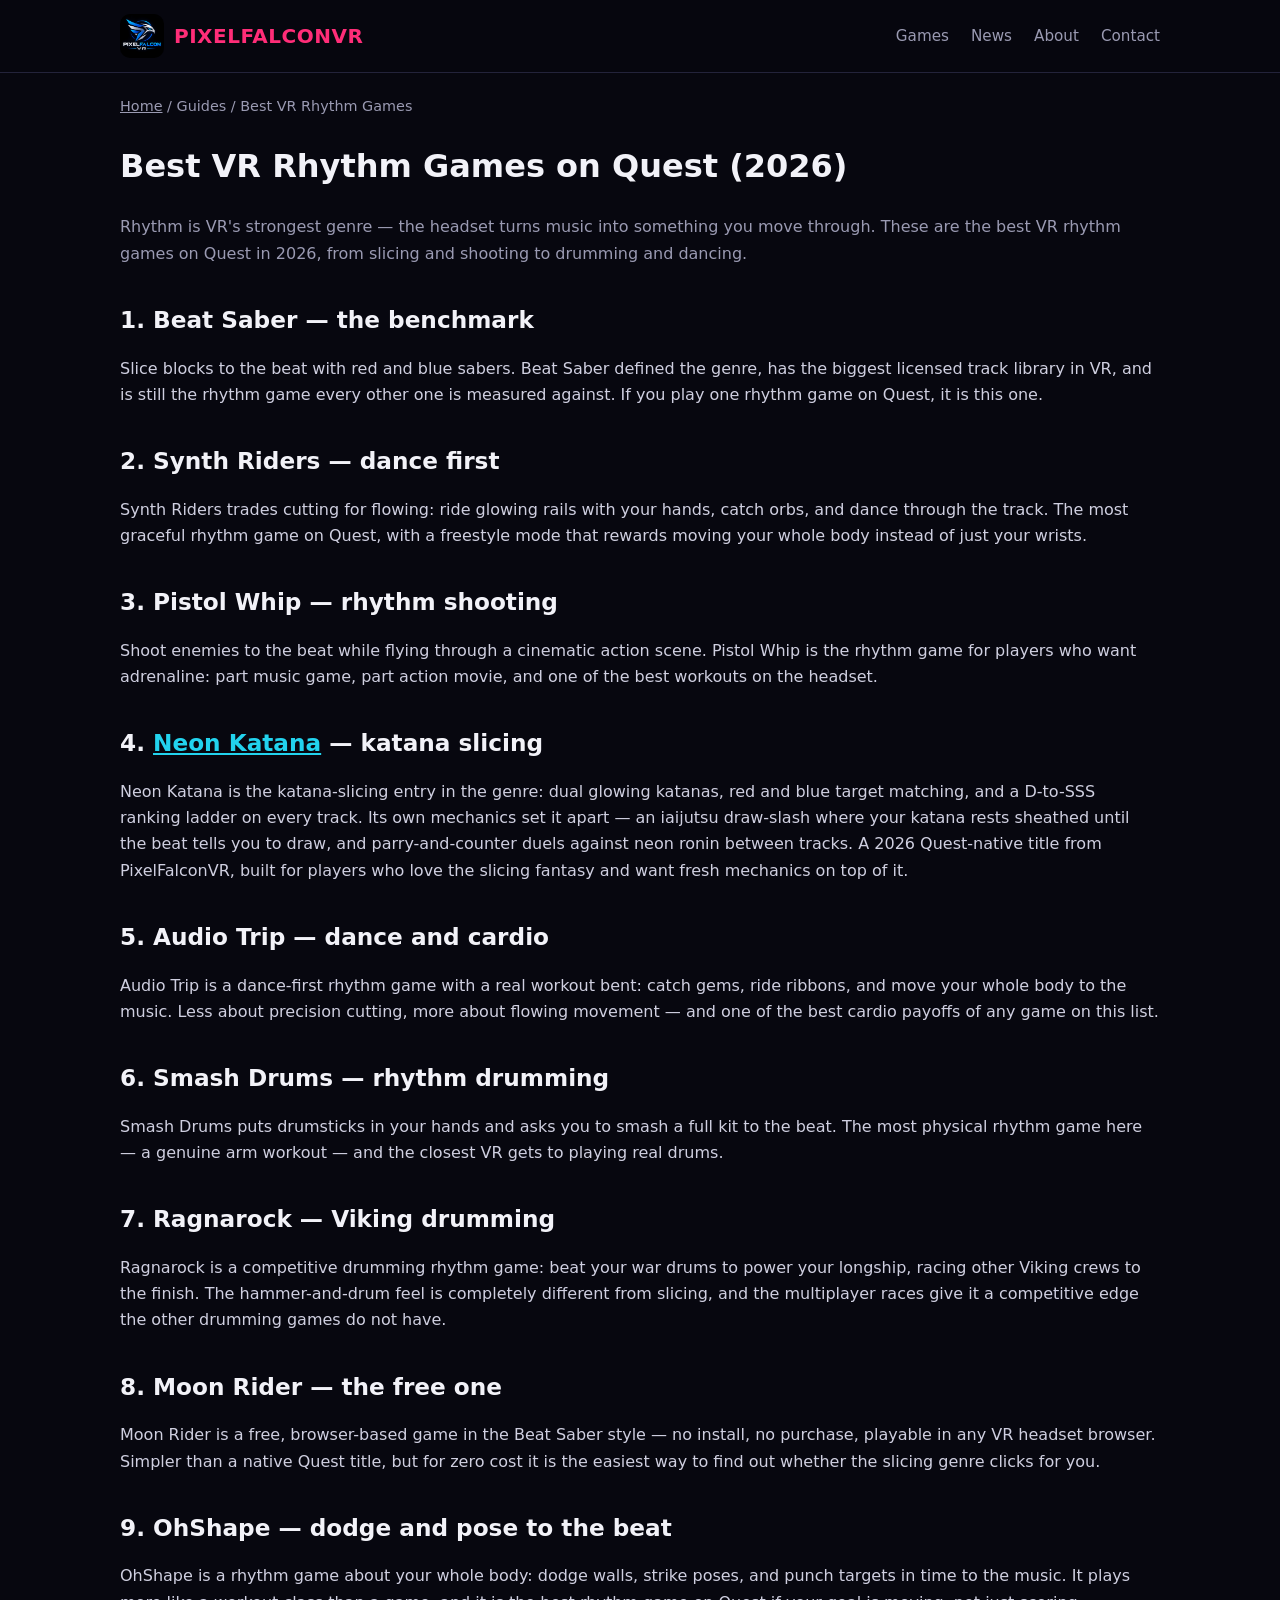
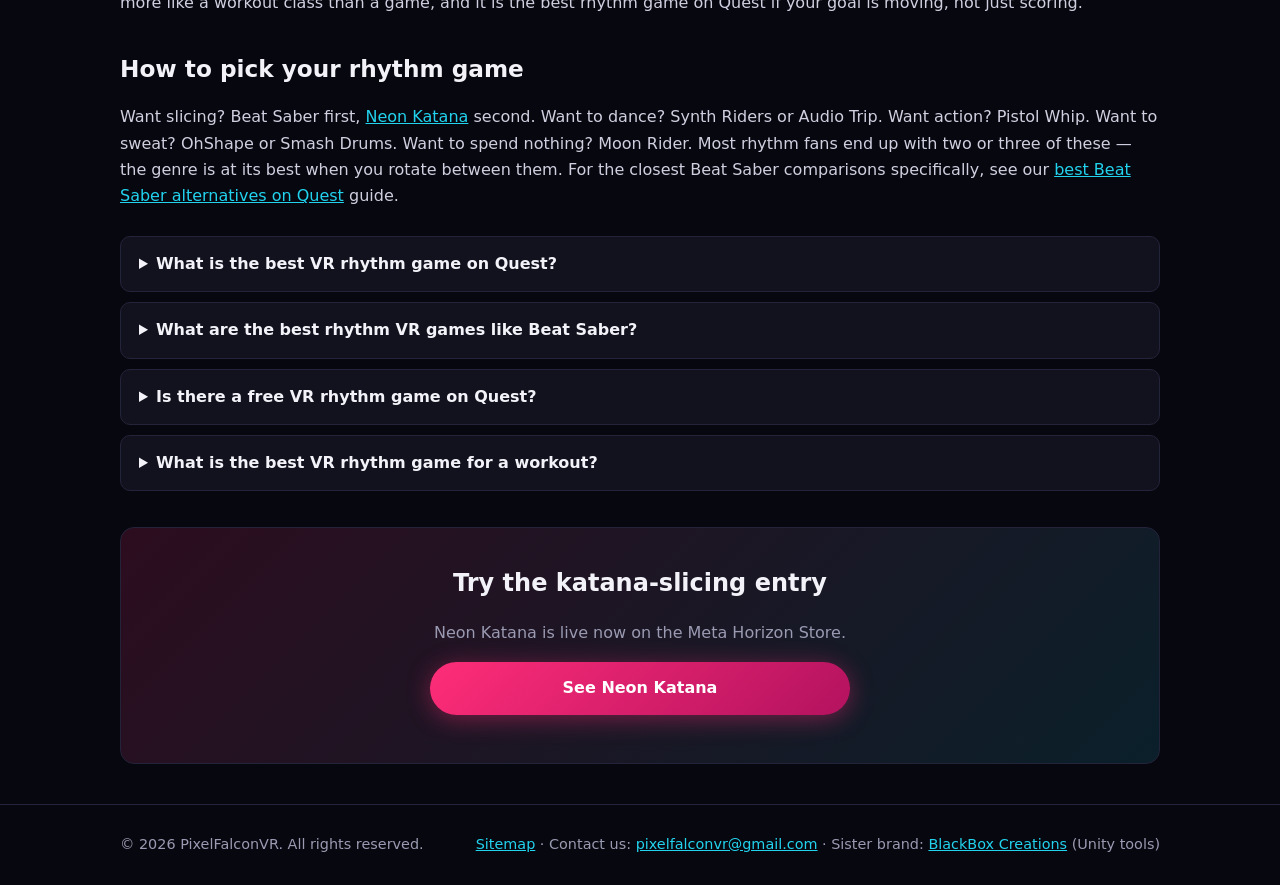
<file: best-vr-rhythm-games-quest.html>
<!DOCTYPE html>
<html lang="en">
<head>
<meta charset="UTF-8">
<meta name="viewport" content="width=device-width, initial-scale=1.0">
<title>Best VR Rhythm Games on Quest (2026) | PixelFalconVR</title>
<meta name="description" content="The best VR rhythm games on Quest in 2026 — Beat Saber, Synth Riders, Pistol Whip, Neon Katana, Moon Rider, Audio Trip, Smash Drums, Ragnarock and OhShape. Find your next music game.">
<link rel="stylesheet" href="styles.css">
<link rel="canonical" href="https://kashi45248-prog.github.io/PixelFalconVR/best-vr-rhythm-games-quest.html">
<link rel="icon" href="data:image/svg+xml,<svg xmlns='http://www.w3.org/2000/svg' viewBox='0 0 100 100'><text y='.9em' font-size='90'>🥷</text></svg>">
<meta property="og:title" content="Best VR Rhythm Games on Quest (2026) | PixelFalconVR">
<meta property="og:description" content="The best VR rhythm games on Quest in 2026 — Beat Saber, Synth Riders, Pistol Whip, Neon Katana, Moon Rider, Audio Trip, Smash Drums, Ragnarock and OhShape.">
<meta property="og:type" content="website">
<meta property="og:url" content="https://kashi45248-prog.github.io/PixelFalconVR/best-vr-rhythm-games-quest.html">
<meta property="og:image" content="https://kashi45248-prog.github.io/PixelFalconVR/images/neon-katana.png">
<meta name="twitter:card" content="summary_large_image">
<meta name="twitter:image" content="https://kashi45248-prog.github.io/PixelFalconVR/images/neon-katana.png">
<script type="application/ld+json">{"@context": "https://schema.org", "@type": "ItemList", "name": "Best VR Rhythm Games on Quest (2026)", "itemListElement": [{"@type": "ListItem", "position": 1, "name": "Beat Saber"}, {"@type": "ListItem", "position": 2, "name": "Synth Riders"}, {"@type": "ListItem", "position": 3, "name": "Pistol Whip"}, {"@type": "ListItem", "position": 4, "name": "Neon Katana", "url": "https://kashi45248-prog.github.io/PixelFalconVR/neon-katana.html"}, {"@type": "ListItem", "position": 5, "name": "Audio Trip"}, {"@type": "ListItem", "position": 6, "name": "Smash Drums"}, {"@type": "ListItem", "position": 7, "name": "Ragnarock"}, {"@type": "ListItem", "position": 8, "name": "Moon Rider"}, {"@type": "ListItem", "position": 9, "name": "OhShape"}]}</script>
<script type="application/ld+json">{"@context": "https://schema.org", "@type": "FAQPage", "mainEntity": [{"@type": "Question", "name": "What is the best VR rhythm game on Quest?", "acceptedAnswer": {"@type": "Answer", "text": "Beat Saber remains the benchmark — the biggest track library and the most-played rhythm game in VR. Synth Riders is the best dance-first alternative, Pistol Whip is the best rhythm shooter, and Neon Katana is the best katana-slicing entry in the genre."}}, {"@type": "Question", "name": "What are the best rhythm VR games like Beat Saber?", "acceptedAnswer": {"@type": "Answer", "text": "The games most like Beat Saber on Quest are Neon Katana (dual katanas, draw-slash duels, D-to-SSS ranks), Synth Riders (dance rails instead of slicing), and Moon Rider (free, browser-based, Beat Saber style). See our full guide to the best Beat Saber alternatives on Quest."}}, {"@type": "Question", "name": "Is there a free VR rhythm game on Quest?", "acceptedAnswer": {"@type": "Answer", "text": "Yes — Moon Rider is a free browser-based game in the Beat Saber style, playable in any VR headset browser with no install."}}, {"@type": "Question", "name": "What is the best VR rhythm game for a workout?", "acceptedAnswer": {"@type": "Answer", "text": "Audio Trip and OhShape are the best cardio rhythm games on Quest — full-body movement to the music. Smash Drums is the most physical of all: a genuine arm workout on a virtual drum kit."}}]}</script>
</head>
<body>
<header class="site"><div class="wrap">
<a class="logo" href="index.html" style="display:flex;align-items:center;gap:10px"><img src="images/pixelfalconvr-logo.png" alt="PixelFalconVR logo" style="height:44px;width:44px;object-fit:cover;border-radius:10px"><span>PIXEL<span>FALCON</span>VR</span></a>
<nav><a href="index.html">Games</a><a href="news.html">News</a><a href="index.html#about">About</a><a href="index.html#contact">Contact</a></nav>
</div></header>

<div class="wrap">
<p class="crumbs"><a href="index.html">Home</a> / Guides / Best VR Rhythm Games</p>
<h1>Best VR Rhythm Games on Quest (2026)</h1>
<p class="lead">Rhythm is VR's strongest genre — the headset turns music into something you move through. These are the best VR rhythm games on Quest in 2026, from slicing and shooting to drumming and dancing.</p>

<div class="prose">
<h2>1. Beat Saber — the benchmark</h2>
<p>Slice blocks to the beat with red and blue sabers. Beat Saber defined the genre, has the biggest licensed track library in VR, and is still the rhythm game every other one is measured against. If you play one rhythm game on Quest, it is this one.</p>

<h2>2. Synth Riders — dance first</h2>
<p>Synth Riders trades cutting for flowing: ride glowing rails with your hands, catch orbs, and dance through the track. The most graceful rhythm game on Quest, with a freestyle mode that rewards moving your whole body instead of just your wrists.</p>

<h2>3. Pistol Whip — rhythm shooting</h2>
<p>Shoot enemies to the beat while flying through a cinematic action scene. Pistol Whip is the rhythm game for players who want adrenaline: part music game, part action movie, and one of the best workouts on the headset.</p>

<h2>4. <a href="neon-katana.html">Neon Katana</a> — katana slicing</h2>
<p>Neon Katana is the katana-slicing entry in the genre: dual glowing katanas, red and blue target matching, and a D-to-SSS ranking ladder on every track. Its own mechanics set it apart — an iaijutsu draw-slash where your katana rests sheathed until the beat tells you to draw, and parry-and-counter duels against neon ronin between tracks. A 2026 Quest-native title from PixelFalconVR, built for players who love the slicing fantasy and want fresh mechanics on top of it.</p>

<h2>5. Audio Trip — dance and cardio</h2>
<p>Audio Trip is a dance-first rhythm game with a real workout bent: catch gems, ride ribbons, and move your whole body to the music. Less about precision cutting, more about flowing movement — and one of the best cardio payoffs of any game on this list.</p>

<h2>6. Smash Drums — rhythm drumming</h2>
<p>Smash Drums puts drumsticks in your hands and asks you to smash a full kit to the beat. The most physical rhythm game here — a genuine arm workout — and the closest VR gets to playing real drums.</p>

<h2>7. Ragnarock — Viking drumming</h2>
<p>Ragnarock is a competitive drumming rhythm game: beat your war drums to power your longship, racing other Viking crews to the finish. The hammer-and-drum feel is completely different from slicing, and the multiplayer races give it a competitive edge the other drumming games do not have.</p>

<h2>8. Moon Rider — the free one</h2>
<p>Moon Rider is a free, browser-based game in the Beat Saber style — no install, no purchase, playable in any VR headset browser. Simpler than a native Quest title, but for zero cost it is the easiest way to find out whether the slicing genre clicks for you.</p>

<h2>9. OhShape — dodge and pose to the beat</h2>
<p>OhShape is a rhythm game about your whole body: dodge walls, strike poses, and punch targets in time to the music. It plays more like a workout class than a game, and it is the best rhythm game on Quest if your goal is moving, not just scoring.</p>

<h2>How to pick your rhythm game</h2>
<p>Want slicing? Beat Saber first, <a href="neon-katana.html">Neon Katana</a> second. Want to dance? Synth Riders or Audio Trip. Want action? Pistol Whip. Want to sweat? OhShape or Smash Drums. Want to spend nothing? Moon Rider. Most rhythm fans end up with two or three of these — the genre is at its best when you rotate between them. For the closest Beat Saber comparisons specifically, see our <a href="best-beat-saber-alternatives-quest.html">best Beat Saber alternatives on Quest</a> guide.</p>
</div>

<div class="faq">
<details><summary>What is the best VR rhythm game on Quest?</summary><p>Beat Saber remains the benchmark — the biggest track library and the most-played rhythm game in VR. Synth Riders is the best dance-first alternative, Pistol Whip is the best rhythm shooter, and Neon Katana is the best katana-slicing entry in the genre.</p></details>
<details><summary>What are the best rhythm VR games like Beat Saber?</summary><p>The games most like Beat Saber on Quest are Neon Katana (dual katanas, draw-slash duels, D-to-SSS ranks), Synth Riders (dance rails instead of slicing), and Moon Rider (free, browser-based, Beat Saber style). See our full guide to the best Beat Saber alternatives on Quest.</p></details>
<details><summary>Is there a free VR rhythm game on Quest?</summary><p>Yes — Moon Rider is a free browser-based game in the Beat Saber style, playable in any VR headset browser with no install.</p></details>
<details><summary>What is the best VR rhythm game for a workout?</summary><p>Audio Trip and OhShape are the best cardio rhythm games on Quest — full-body movement to the music. Smash Drums is the most physical of all: a genuine arm workout on a virtual drum kit.</p></details>
</div>

<div class="cta-band">
<h2>Try the katana-slicing entry</h2>
<p style="color:var(--muted)">Neon Katana is live now on the Meta Horizon Store.</p>
<a class="btn" href="neon-katana.html">See Neon Katana</a>
</div>
</div>

<footer class="site"><div class="wrap">
<span>© 2026 PixelFalconVR. All rights reserved.</span>
<span><a href="sitemap.xml">Sitemap</a> · Contact us: <a href="mailto:pixelfalconvr@gmail.com">pixelfalconvr@gmail.com</a> · Sister brand: <a href="https://kashi45248-prog.github.io/Blackbox_creations-/">BlackBox Creations</a> (Unity tools)</span>
</div></footer>
</body>
</html>
</file>
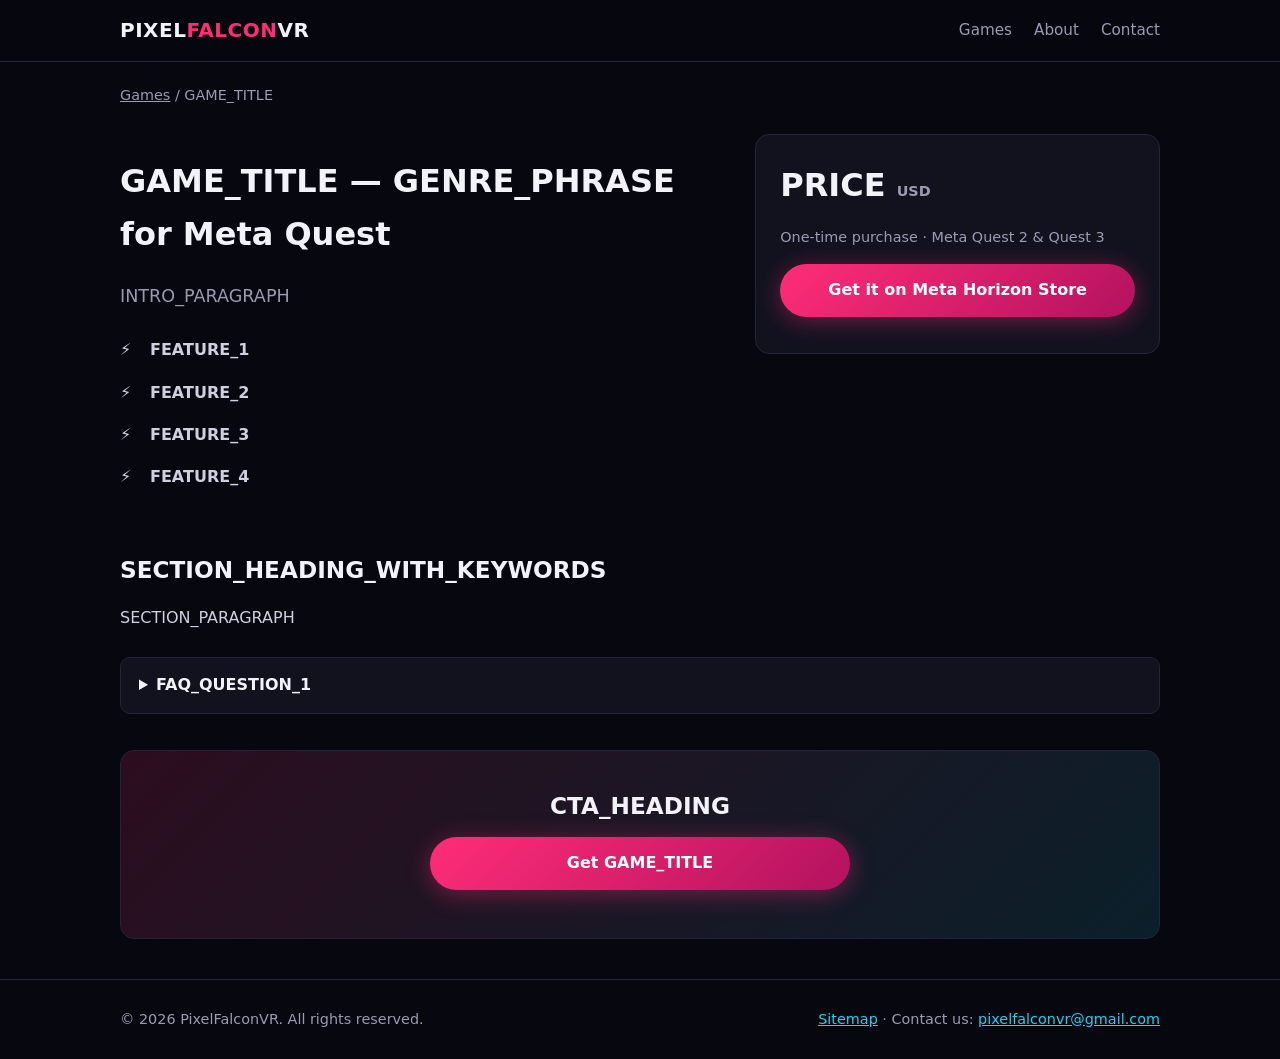
<file: game-template.html>
<!DOCTYPE html>
<!-- ============================================================
  PIXELFALCONVR — GAME PAGE TEMPLATE
  How to use: copy this file to <your-slug>.html, then replace
  every ALL-CAPS placeholder:
    GAME_TITLE        e.g. 8 Seconds
    GENRE_PHRASE      e.g. VR bull riding game
    PRICE             e.g. $12.99
    STORE_URL         the real Meta Horizon Store URL
    META_DESC         150-160 char search description
    INTRO_PARAGRAPH   2-3 sentences, genre keywords in first line
    FEATURE_1..4      the 4 headline features
    FAQ_Q/A x6-8      questions phrased how users search
  Then: add the game to games-data.js + sitemap.xml (see README).
  REQUIRED: keep the PixelFalconVR About footer text unchanged.
============================================================= -->
<html lang="en">
<head>
<meta charset="UTF-8">
<meta name="viewport" content="width=device-width, initial-scale=1.0">
<title>GAME_TITLE – GENRE_PHRASE for Meta Quest | PixelFalconVR</title>
<meta name="description" content="META_DESC">
<link rel="stylesheet" href="styles.css">
<link rel="canonical" href="https://kashi45248-prog.github.io/PixelFalconVR/GAME_SLUG.html">
<script type="application/ld+json">{"@context":"https://schema.org","@type":"VideoGame","name":"GAME_TITLE","genre":["GENRE_PHRASE"],"gamePlatform":["Meta Quest 2","Meta Quest 3"],"operatingSystem":"Meta Horizon OS","applicationCategory":"Game","author":{"@type":"Organization","name":"PixelFalconVR","email":"pixelfalconvr@gmail.com"},"offers":{"@type":"Offer","price":"PRICE_NUMBER","priceCurrency":"USD","availability":"https://schema.org/InStock"}}</script>
<!-- TIP: generate FAQPage schema from your FAQs with the same script used for neon-katana.html -->
</head>
<body>
<header class="site"><div class="wrap">
<a class="logo" href="index.html">PIXEL<span>FALCON</span>VR</a>
<nav><a href="index.html">Games</a><a href="index.html#about">About</a><a href="index.html#contact">Contact</a></nav>
</div></header>
<div class="wrap">
<p class="crumbs"><a href="index.html">Games</a> / GAME_TITLE</p>
<div class="game-hero">
<div>
<h1>GAME_TITLE — GENRE_PHRASE for Meta Quest</h1>
<p class="tag" style="color:var(--muted);font-size:1.1rem">INTRO_PARAGRAPH</p>
<ul class="feats">
<li><b>FEATURE_1</b></li>
<li><b>FEATURE_2</b></li>
<li><b>FEATURE_3</b></li>
<li><b>FEATURE_4</b></li>
</ul>
</div>
<div class="buybox">
<div class="price">PRICE <span style="font-size:.9rem;color:var(--muted)">USD</span></div>
<p class="note">One-time purchase · Meta Quest 2 &amp; Quest 3</p>
<a class="btn" href="STORE_URL">Get it on Meta Horizon Store</a>
</div>
</div>
<div class="prose">
<h2>SECTION_HEADING_WITH_KEYWORDS</h2>
<p>SECTION_PARAGRAPH</p>
<div class="faq">
<details><summary>FAQ_QUESTION_1</summary><p>FAQ_ANSWER_1</p></details>
<!-- add 6-8 FAQs, phrased how users search -->
</div>
<div class="cta-band">
<h2>CTA_HEADING</h2>
<a class="btn" href="STORE_URL">Get GAME_TITLE</a>
</div>
</div>
</div>
<footer class="site"><div class="wrap">
<span>© 2026 PixelFalconVR. All rights reserved.</span>
<span><a href="sitemap.xml">Sitemap</a> · Contact us: <a href="mailto:pixelfalconvr@gmail.com">pixelfalconvr@gmail.com</a></span>
</div></footer>
</body>
</html>
</file>
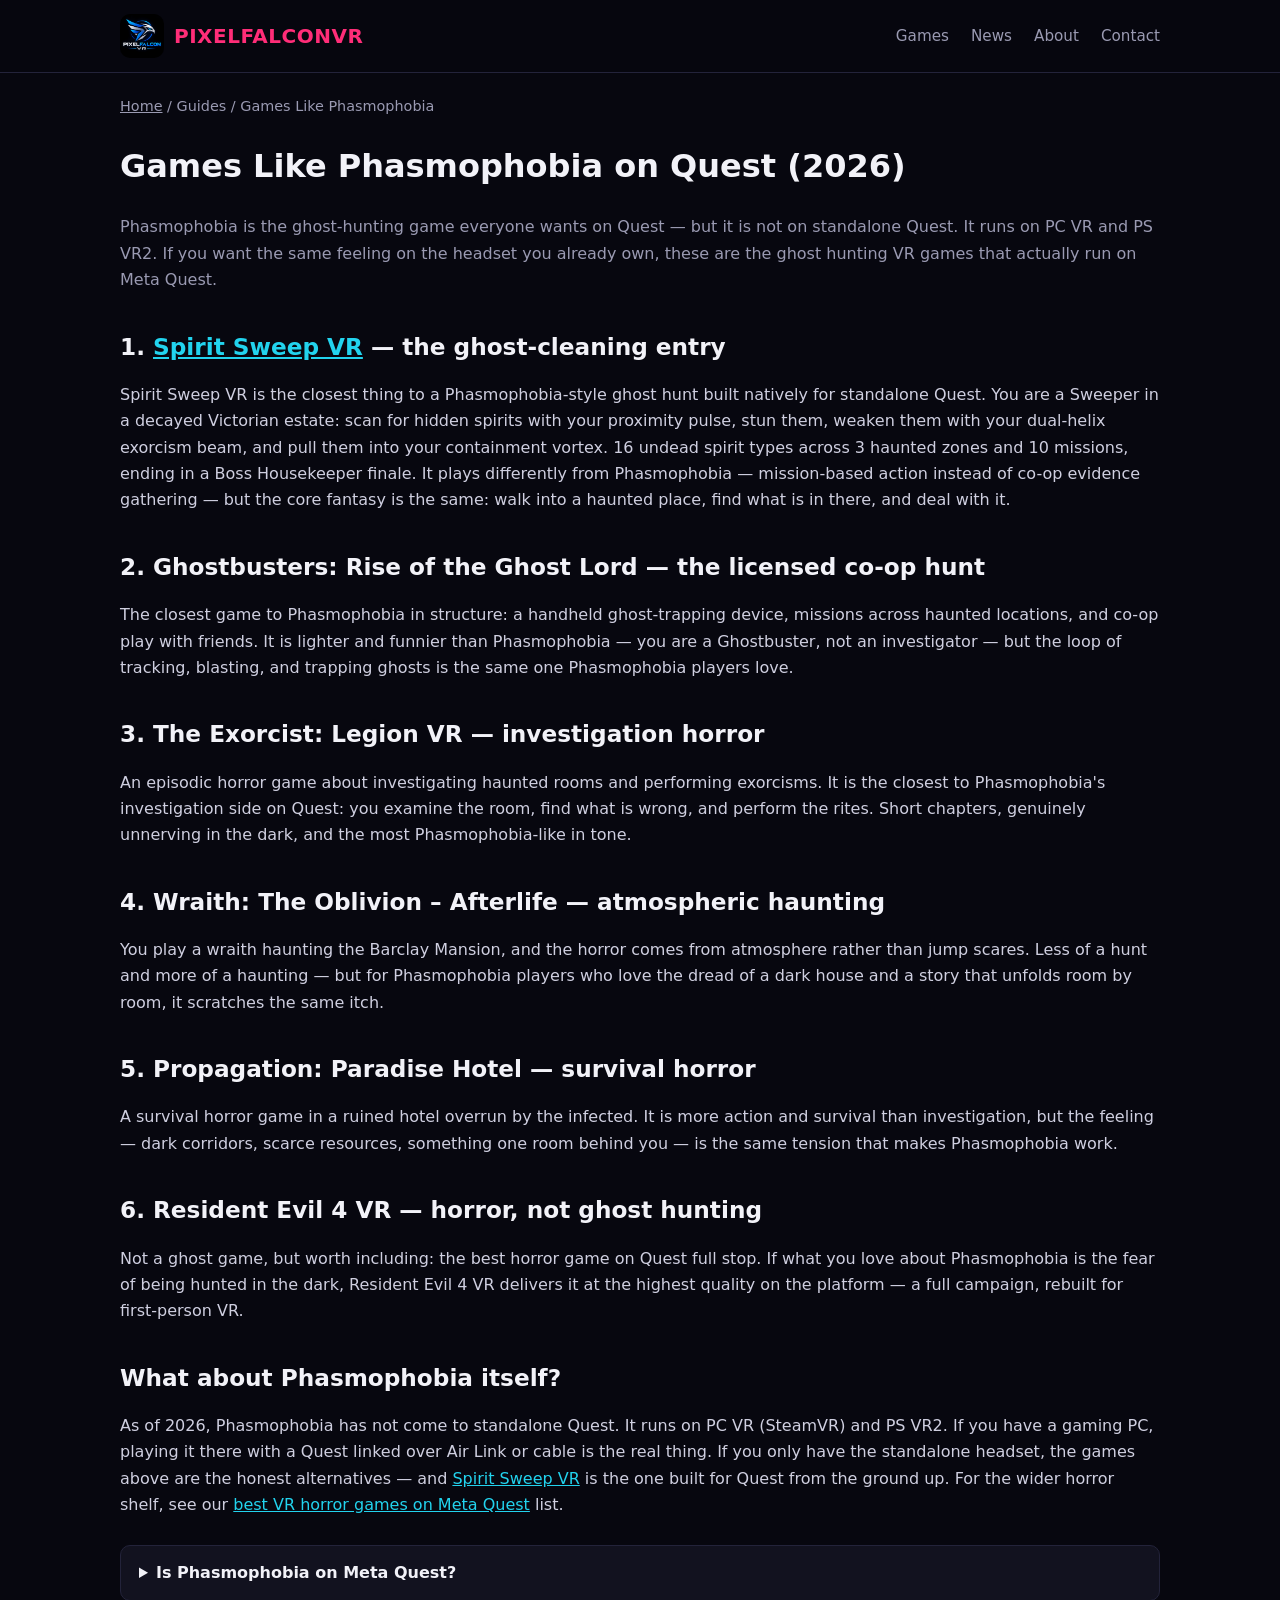
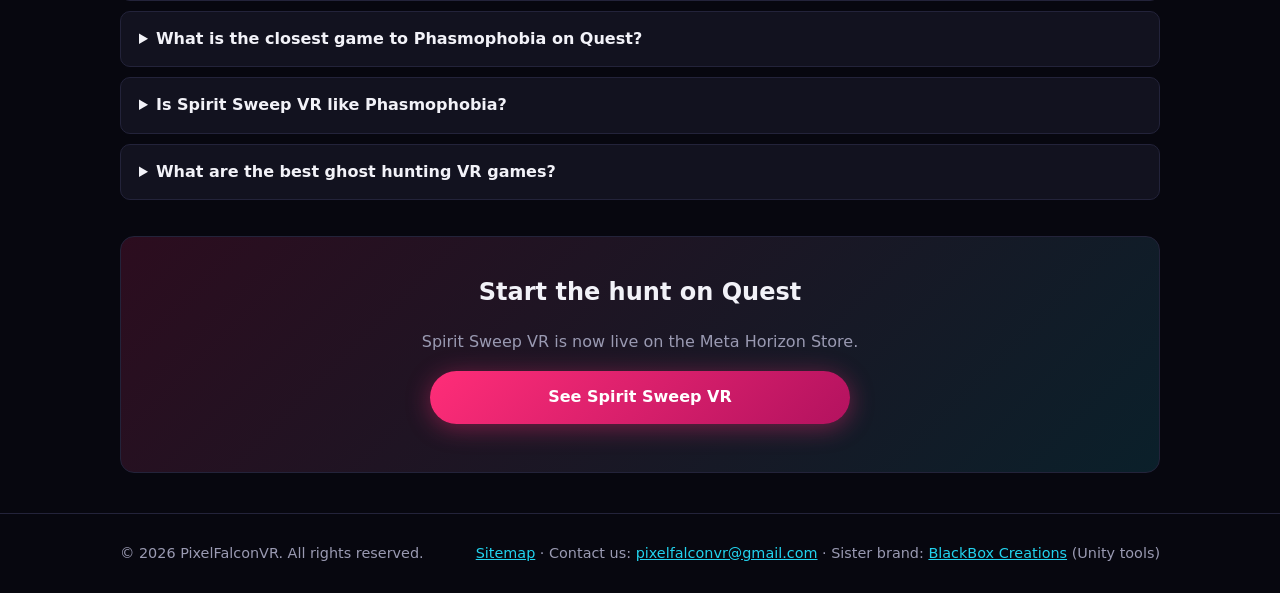
<file: games-like-phasmophobia-quest.html>
<!DOCTYPE html>
<html lang="en">
<head>
<meta charset="UTF-8">
<meta name="viewport" content="width=device-width, initial-scale=1.0">
<title>Games Like Phasmophobia on Quest (2026) | PixelFalconVR</title>
<meta name="description" content="Phasmophobia isn't on standalone Quest — but these ghost hunting VR games are. Spirit Sweep VR, Ghostbusters: Rise of the Ghost Lord, The Exorcist: Legion VR, Wraith and more.">
<link rel="stylesheet" href="styles.css">
<link rel="canonical" href="https://kashi45248-prog.github.io/PixelFalconVR/games-like-phasmophobia-quest.html">
<link rel="icon" href="data:image/svg+xml,<svg xmlns='http://www.w3.org/2000/svg' viewBox='0 0 100 100'><text y='.9em' font-size='90'>👻</text></svg>">
<meta property="og:title" content="Games Like Phasmophobia on Quest (2026) | PixelFalconVR">
<meta property="og:description" content="Phasmophobia isn't on standalone Quest — but these ghost hunting VR games are. Spirit Sweep VR, Ghostbusters: Rise of the Ghost Lord, The Exorcist: Legion VR, Wraith and more.">
<meta property="og:type" content="website">
<meta property="og:url" content="https://kashi45248-prog.github.io/PixelFalconVR/games-like-phasmophobia-quest.html">
<meta property="og:image" content="https://kashi45248-prog.github.io/PixelFalconVR/images/spirit-sweep-keyart.jpg">
<meta name="twitter:card" content="summary_large_image">
<meta name="twitter:image" content="https://kashi45248-prog.github.io/PixelFalconVR/images/spirit-sweep-keyart.jpg">
<script type="application/ld+json">{"@context": "https://schema.org", "@type": "ItemList", "name": "Games Like Phasmophobia on Quest (2026)", "itemListElement": [{"@type": "ListItem", "position": 1, "name": "Spirit Sweep VR", "url": "https://kashi45248-prog.github.io/PixelFalconVR/spirit-sweep.html"}, {"@type": "ListItem", "position": 2, "name": "Ghostbusters: Rise of the Ghost Lord"}, {"@type": "ListItem", "position": 3, "name": "The Exorcist: Legion VR"}, {"@type": "ListItem", "position": 4, "name": "Wraith: The Oblivion – Afterlife"}, {"@type": "ListItem", "position": 5, "name": "Propagation: Paradise Hotel"}, {"@type": "ListItem", "position": 6, "name": "Resident Evil 4 VR"}]}</script>
<script type="application/ld+json">{"@context": "https://schema.org", "@type": "FAQPage", "mainEntity": [{"@type": "Question", "name": "Is Phasmophobia on Meta Quest?", "acceptedAnswer": {"@type": "Answer", "text": "Phasmophobia is not on standalone Quest — it runs on PC VR and PS VR2. Quest players looking for the same ghost-hunting feeling should look at Spirit Sweep VR, Ghostbusters: Rise of the Ghost Lord, and The Exorcist: Legion VR."}}, {"@type": "Question", "name": "What is the closest game to Phasmophobia on Quest?", "acceptedAnswer": {"@type": "Answer", "text": "Ghostbusters: Rise of the Ghost Lord is the closest in structure — a handheld ghost-trapping device, co-op play, and missions across haunted locations. Spirit Sweep VR is the closest in spirit for solo players: a mission-based ghost hunt built natively for standalone Quest, with 16 spirit types to track and capture."}}, {"@type": "Question", "name": "Is Spirit Sweep VR like Phasmophobia?", "acceptedAnswer": {"@type": "Answer", "text": "It shares the ghost-hunting premise, but plays differently. Phasmophobia is a co-op investigation game where you gather evidence to identify the ghost, and it runs on PC VR or PS VR2. Spirit Sweep VR is a mission-based action game where you weaken and capture spirits with the Spirit Sweeper, and it is built for standalone Meta Quest VR."}}, {"@type": "Question", "name": "What are the best ghost hunting VR games?", "acceptedAnswer": {"@type": "Answer", "text": "On PC VR, Phasmophobia is the defining ghost-hunting game. On standalone Quest, the best ghost hunting VR games are Spirit Sweep VR, Ghostbusters: Rise of the Ghost Lord, and The Exorcist: Legion VR — all built for the headset with no PC required."}}]}</script>
</head>
<body>
<header class="site"><div class="wrap">
<a class="logo" href="index.html" style="display:flex;align-items:center;gap:10px"><img src="images/pixelfalconvr-logo.png" alt="PixelFalconVR logo" style="height:44px;width:44px;object-fit:cover;border-radius:10px"><span>PIXEL<span>FALCON</span>VR</span></a>
<nav><a href="index.html">Games</a><a href="news.html">News</a><a href="index.html#about">About</a><a href="index.html#contact">Contact</a></nav>
</div></header>

<div class="wrap">
<p class="crumbs"><a href="index.html">Home</a> / Guides / Games Like Phasmophobia</p>
<h1>Games Like Phasmophobia on Quest (2026)</h1>
<p class="lead">Phasmophobia is the ghost-hunting game everyone wants on Quest — but it is not on standalone Quest. It runs on PC VR and PS VR2. If you want the same feeling on the headset you already own, these are the ghost hunting VR games that actually run on Meta Quest.</p>

<div class="prose">
<h2>1. <a href="spirit-sweep.html">Spirit Sweep VR</a> — the ghost-cleaning entry</h2>
<p>Spirit Sweep VR is the closest thing to a Phasmophobia-style ghost hunt built natively for standalone Quest. You are a Sweeper in a decayed Victorian estate: scan for hidden spirits with your proximity pulse, stun them, weaken them with your dual-helix exorcism beam, and pull them into your containment vortex. 16 undead spirit types across 3 haunted zones and 10 missions, ending in a Boss Housekeeper finale. It plays differently from Phasmophobia — mission-based action instead of co-op evidence gathering — but the core fantasy is the same: walk into a haunted place, find what is in there, and deal with it.</p>

<h2>2. Ghostbusters: Rise of the Ghost Lord — the licensed co-op hunt</h2>
<p>The closest game to Phasmophobia in structure: a handheld ghost-trapping device, missions across haunted locations, and co-op play with friends. It is lighter and funnier than Phasmophobia — you are a Ghostbuster, not an investigator — but the loop of tracking, blasting, and trapping ghosts is the same one Phasmophobia players love.</p>

<h2>3. The Exorcist: Legion VR — investigation horror</h2>
<p>An episodic horror game about investigating haunted rooms and performing exorcisms. It is the closest to Phasmophobia's investigation side on Quest: you examine the room, find what is wrong, and perform the rites. Short chapters, genuinely unnerving in the dark, and the most Phasmophobia-like in tone.</p>

<h2>4. Wraith: The Oblivion – Afterlife — atmospheric haunting</h2>
<p>You play a wraith haunting the Barclay Mansion, and the horror comes from atmosphere rather than jump scares. Less of a hunt and more of a haunting — but for Phasmophobia players who love the dread of a dark house and a story that unfolds room by room, it scratches the same itch.</p>

<h2>5. Propagation: Paradise Hotel — survival horror</h2>
<p>A survival horror game in a ruined hotel overrun by the infected. It is more action and survival than investigation, but the feeling — dark corridors, scarce resources, something one room behind you — is the same tension that makes Phasmophobia work.</p>

<h2>6. Resident Evil 4 VR — horror, not ghost hunting</h2>
<p>Not a ghost game, but worth including: the best horror game on Quest full stop. If what you love about Phasmophobia is the fear of being hunted in the dark, Resident Evil 4 VR delivers it at the highest quality on the platform — a full campaign, rebuilt for first-person VR.</p>

<h2>What about Phasmophobia itself?</h2>
<p>As of 2026, Phasmophobia has not come to standalone Quest. It runs on PC VR (SteamVR) and PS VR2. If you have a gaming PC, playing it there with a Quest linked over Air Link or cable is the real thing. If you only have the standalone headset, the games above are the honest alternatives — and <a href="spirit-sweep.html">Spirit Sweep VR</a> is the one built for Quest from the ground up. For the wider horror shelf, see our <a href="best-vr-horror-games-quest.html">best VR horror games on Meta Quest</a> list.</p>
</div>

<div class="faq">
<details><summary>Is Phasmophobia on Meta Quest?</summary><p>Phasmophobia is not on standalone Quest — it runs on PC VR and PS VR2. Quest players looking for the same ghost-hunting feeling should look at Spirit Sweep VR, Ghostbusters: Rise of the Ghost Lord, and The Exorcist: Legion VR.</p></details>
<details><summary>What is the closest game to Phasmophobia on Quest?</summary><p>Ghostbusters: Rise of the Ghost Lord is the closest in structure — a handheld ghost-trapping device, co-op play, and missions across haunted locations. Spirit Sweep VR is the closest in spirit for solo players: a mission-based ghost hunt built natively for standalone Quest, with 16 spirit types to track and capture.</p></details>
<details><summary>Is Spirit Sweep VR like Phasmophobia?</summary><p>It shares the ghost-hunting premise, but plays differently. Phasmophobia is a co-op investigation game where you gather evidence to identify the ghost, and it runs on PC VR or PS VR2. Spirit Sweep VR is a mission-based action game where you weaken and capture spirits with the Spirit Sweeper, and it is built for standalone Meta Quest VR.</p></details>
<details><summary>What are the best ghost hunting VR games?</summary><p>On PC VR, Phasmophobia is the defining ghost-hunting game. On standalone Quest, the best ghost hunting VR games are Spirit Sweep VR, Ghostbusters: Rise of the Ghost Lord, and The Exorcist: Legion VR — all built for the headset with no PC required.</p></details>
</div>

<div class="cta-band">
<h2>Start the hunt on Quest</h2>
<p style="color:var(--muted)">Spirit Sweep VR is now live on the Meta Horizon Store.</p>
<a class="btn" href="spirit-sweep.html">See Spirit Sweep VR</a>
</div>
</div>

<footer class="site"><div class="wrap">
<span>© 2026 PixelFalconVR. All rights reserved.</span>
<span><a href="sitemap.xml">Sitemap</a> · Contact us: <a href="mailto:pixelfalconvr@gmail.com">pixelfalconvr@gmail.com</a> · Sister brand: <a href="https://kashi45248-prog.github.io/Blackbox_creations-/">BlackBox Creations</a> (Unity tools)</span>
</div></footer>
</body>
</html>
</file>
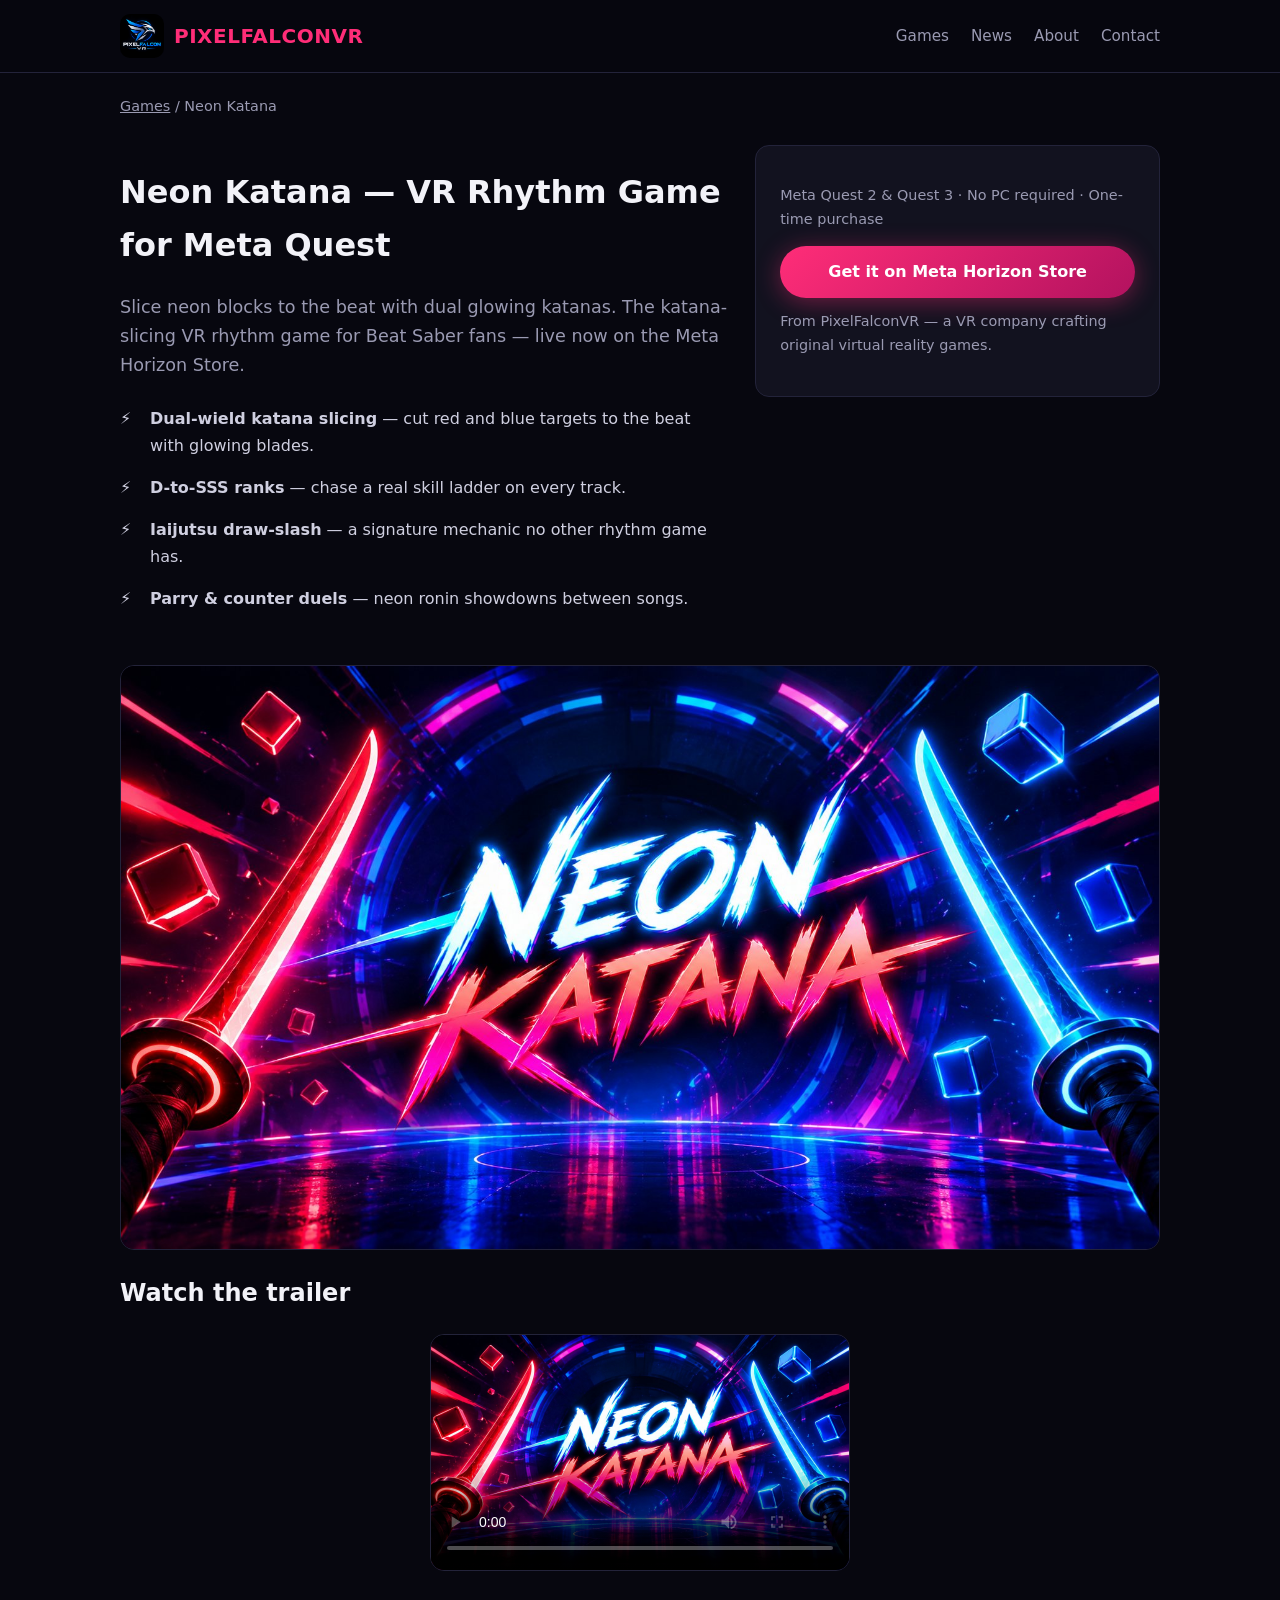
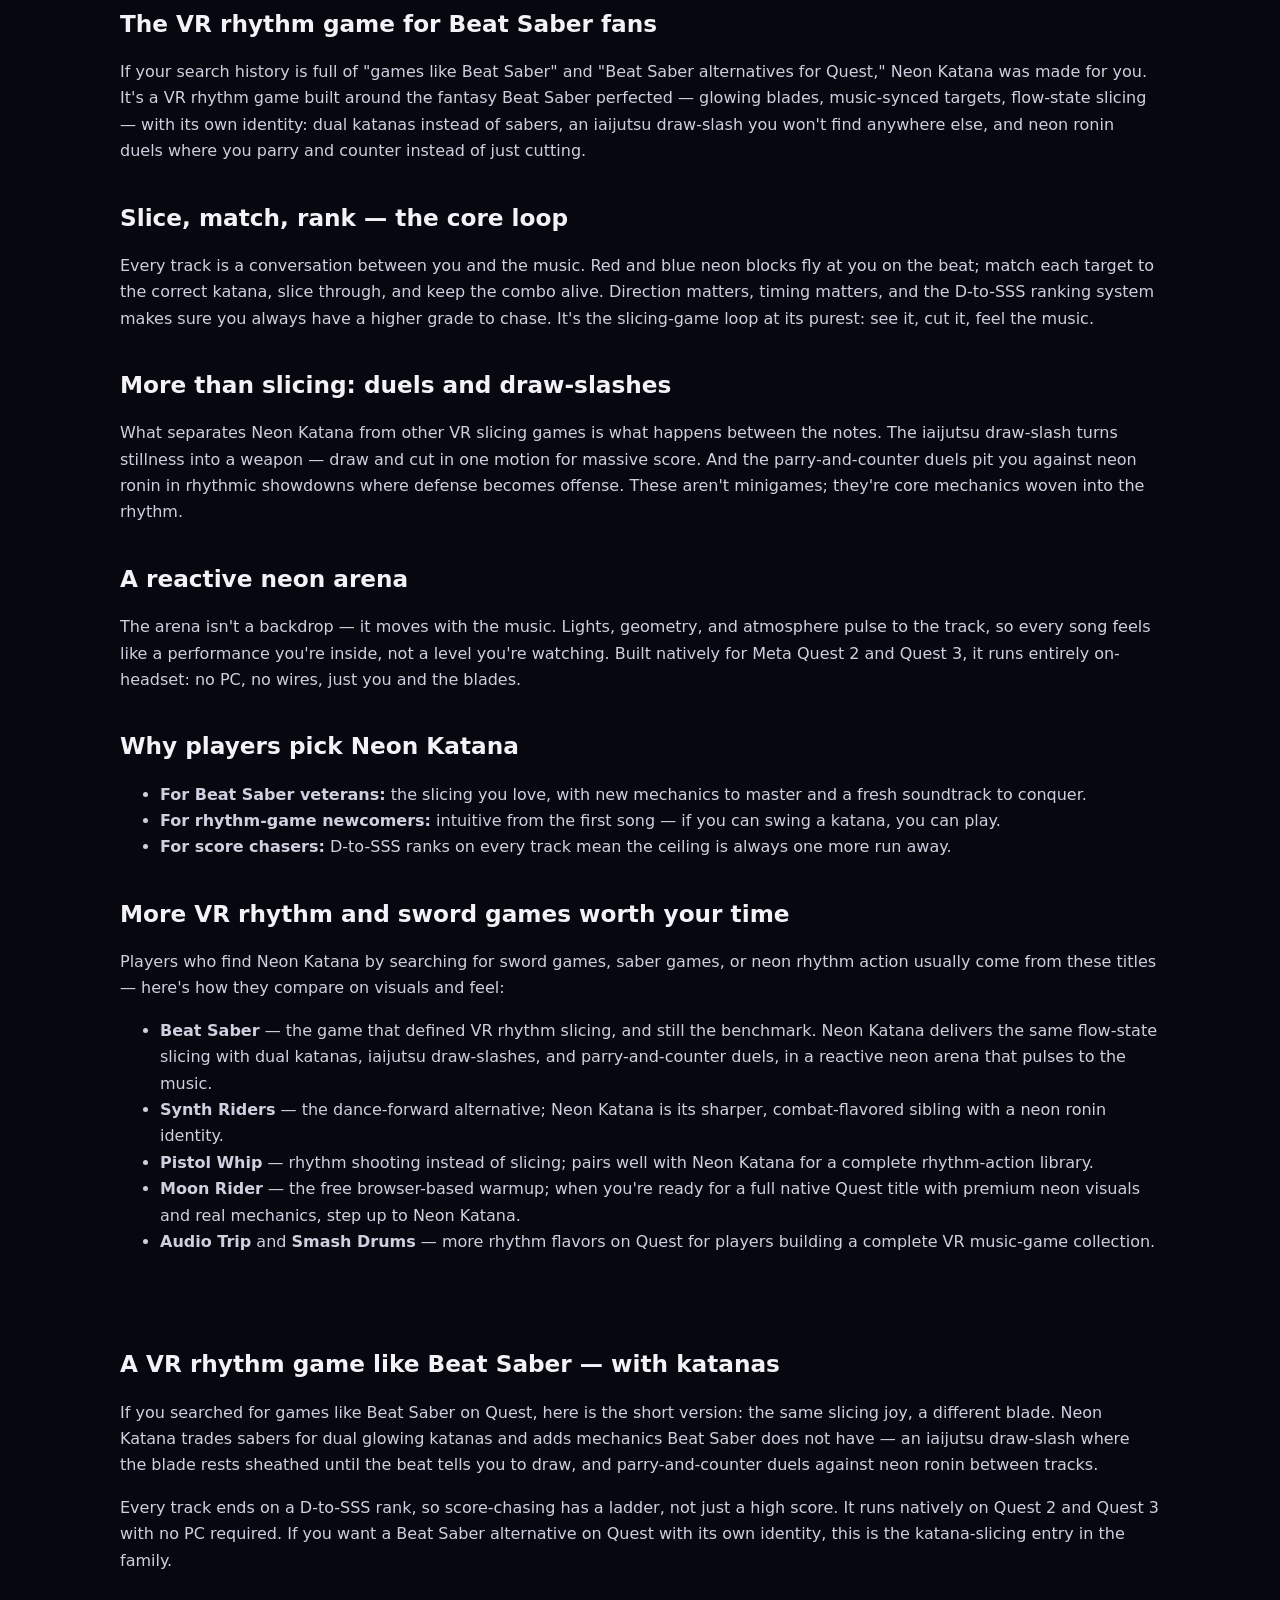
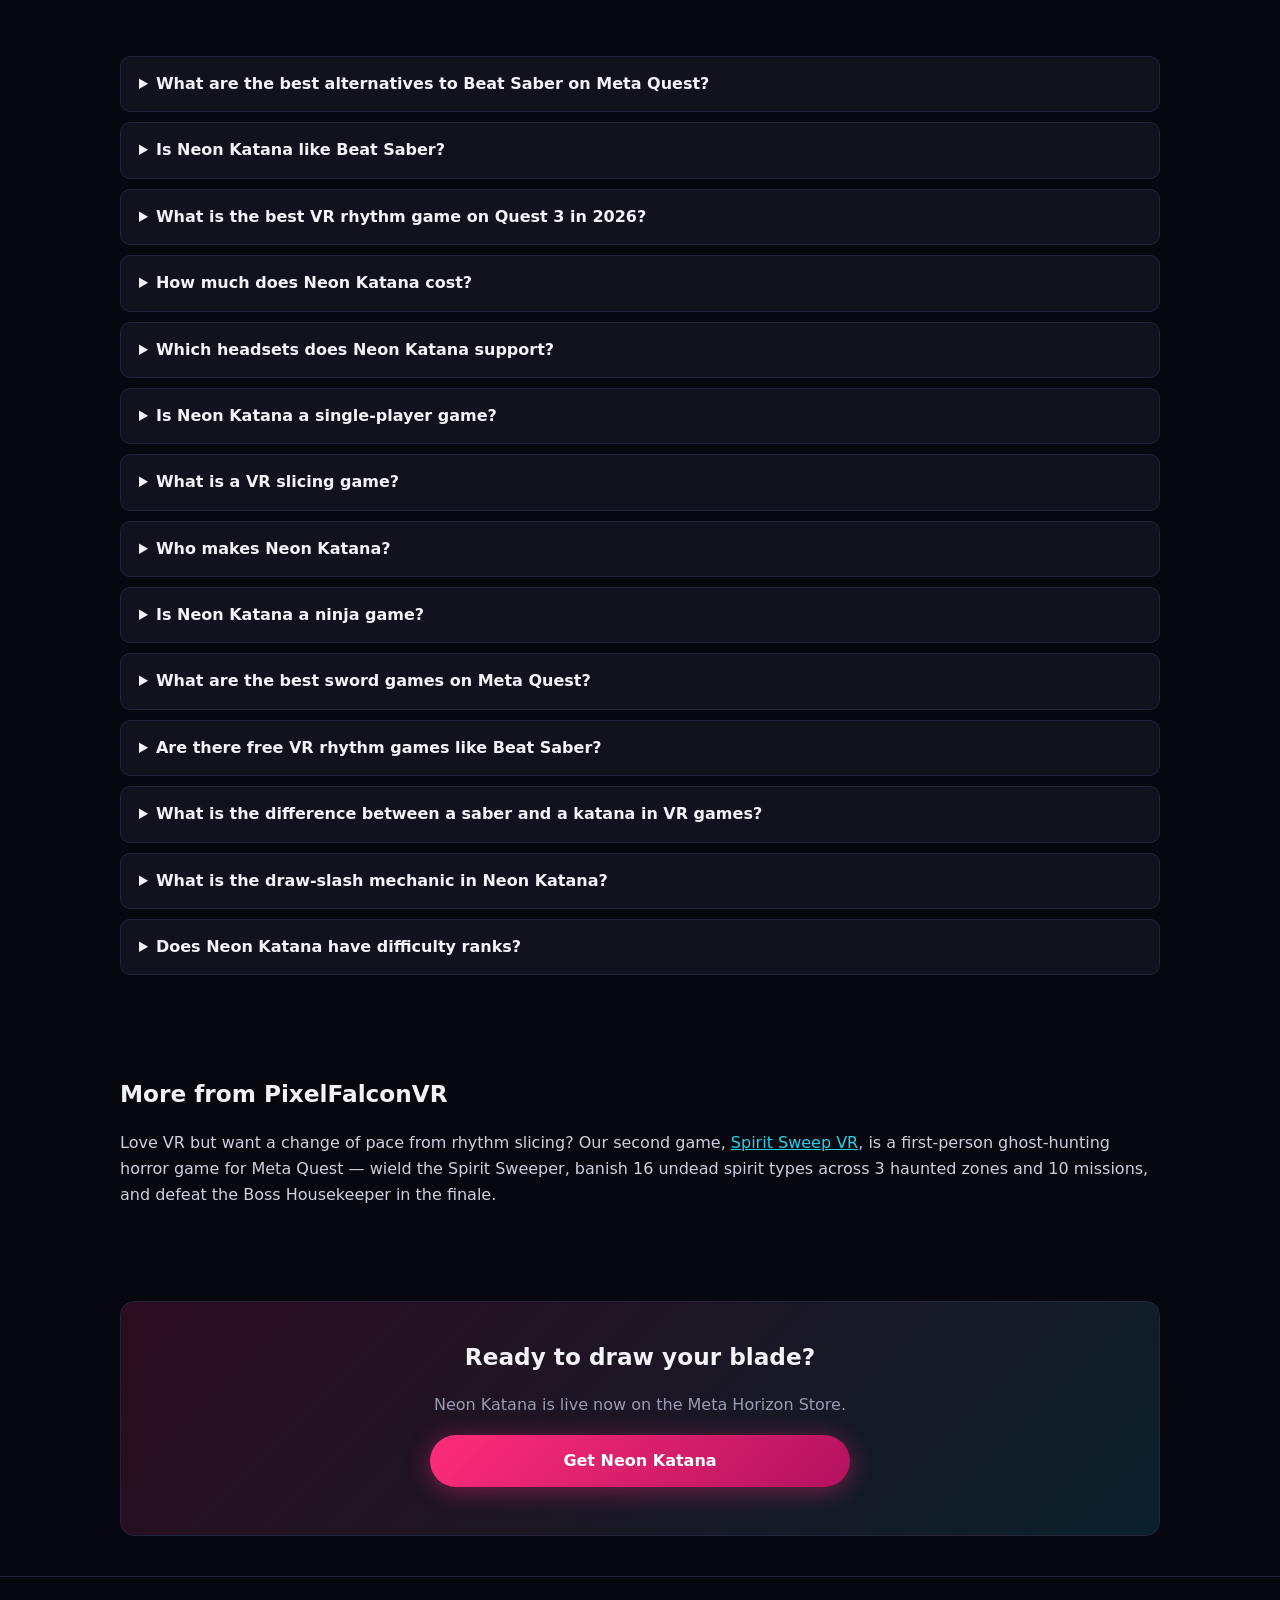
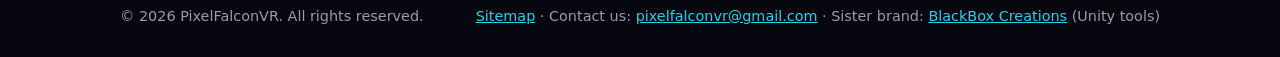
<file: neon-katana.html>
<!DOCTYPE html>
<html lang="en">
<head>
<meta charset="UTF-8">
<meta name="viewport" content="width=device-width, initial-scale=1.0">
<title>Neon Katana – VR Rhythm Game for Meta Quest | PixelFalconVR</title>
<meta name="description" content="Neon Katana is a VR rhythm game for Meta Quest: slice neon blocks to the beat with dual glowing katanas. A must-play for Beat Saber fans. Live now on the Meta Horizon Store.">
<link rel="stylesheet" href="styles.css">
<link rel="canonical" href="https://kashi45248-prog.github.io/PixelFalconVR/neon-katana.html">
<link rel="icon" href="data:image/svg+xml,<svg xmlns='http://www.w3.org/2000/svg' viewBox='0 0 100 100'><text y='.9em' font-size='90'>🥷</text></svg>">
<script type="application/ld+json">{"@context": "https://schema.org", "@type": "VideoGame", "name": "Neon Katana", "genre": ["VR rhythm game", "Music game"], "gamePlatform": ["Meta Quest 2", "Meta Quest 3"], "operatingSystem": "Meta Horizon OS", "applicationCategory": "Game", "description": "Slice neon blocks to the beat with dual glowing katanas in this VR rhythm game for Meta Quest.", "author": {"@type": "Organization", "name": "PixelFalconVR", "email": "pixelfalconvr@gmail.com"}, "url": "https://kashi45248-prog.github.io/PixelFalconVR/neon-katana.html", "trailer": {"@type": "VideoObject", "name": "Neon Katana — Official Trailer", "description": "Official trailer for Neon Katana, the VR rhythm game for Meta Quest. Slice neon blocks to the beat with dual katanas.", "thumbnailUrl": "https://kashi45248-prog.github.io/PixelFalconVR/images/neon-katana.png", "contentUrl": "https://kashi45248-prog.github.io/PixelFalconVR/images/neon-katana-trailer.mp4", "uploadDate": "2026-10-24T12:00:00+05:00"}}</script>
<script type="application/ld+json">{"@context": "https://schema.org", "@type": "FAQPage", "mainEntity": [{"@type": "Question", "name": "What are the best alternatives to Beat Saber on Meta Quest?", "acceptedAnswer": {"@type": "Answer", "text": "The most-loved Beat Saber alternatives on Quest are Synth Riders, Pistol Whip, and Neon Katana. Neon Katana is the katana-slicing entry in the family: dual glowing blades, red/blue target matching, and a full D-to-SSS ranking system — built for players who want the slicing fantasy with its own mechanics like iaijutsu draw-slashes and parry-and-counter duels."}}, {"@type": "Question", "name": "Is Neon Katana like Beat Saber?", "acceptedAnswer": {"@type": "Answer", "text": "Yes — same genre, own identity. Like Beat Saber, you slice targets to the beat with glowing blades and chase high scores. Neon Katana adds its own systems: an iaijutsu draw-slash mechanic, neon ronin parry-and-counter duels, and D-to-SSS performance ranks across every track."}}, {"@type": "Question", "name": "What is the best VR rhythm game on Quest 3 in 2026?", "acceptedAnswer": {"@type": "Answer", "text": "Beat Saber remains the benchmark, with Synth Riders and Pistol Whip close behind. Neon Katana (2026) is the newest katana-slicing VR rhythm game built natively for Quest 2 and Quest 3 — worth a look if you want fresh tracks and mechanics in the slicing genre."}}, {"@type": "Question", "name": "How much does Neon Katana cost?", "acceptedAnswer": {"@type": "Answer", "text": "Neon Katana is a one-time purchase on the Meta Horizon Store — no subscription. Check the store page for current pricing."}}, {"@type": "Question", "name": "Which headsets does Neon Katana support?", "acceptedAnswer": {"@type": "Answer", "text": "Neon Katana is made for Meta Quest 2 and Meta Quest 3, running natively on the headset with no PC required."}}, {"@type": "Question", "name": "Is Neon Katana a single-player game?", "acceptedAnswer": {"@type": "Answer", "text": "Yes — Neon Katana is a single-player VR rhythm game focused on score-chasing: beat your best score on every track and climb from D to SSS rank."}}, {"@type": "Question", "name": "What is a VR slicing game?", "acceptedAnswer": {"@type": "Answer", "text": "A VR slicing game is a rhythm subgenre where you cut targets with bladed controllers in time to music — Beat Saber defined it, and Neon Katana carries the torch with dual katanas, directional slicing, and combo-driven scoring in a reactive neon arena."}}, {"@type": "Question", "name": "Who makes Neon Katana?", "acceptedAnswer": {"@type": "Answer", "text": "Neon Katana is developed by PixelFalconVR, a VR company crafting original virtual reality games. Contact: pixelfalconvr@gmail.com."}}, {"@type": "Question", "name": "Is Neon Katana a ninja game?", "acceptedAnswer": {"@type": "Answer", "text": "It's a neon ronin fantasy — think cyber-samurai, not ninja stealth. You play a blade-wielding ronin slicing through rhythm tracks and facing rival ronin in parry-and-counter duels, all in a glowing neon arena."}}, {"@type": "Question", "name": "What are the best sword games on Meta Quest?", "acceptedAnswer": {"@type": "Answer", "text": "For rhythm slicing: Beat Saber and Neon Katana (dual katanas). For VR sword combat: Blade & Sorcery. For music-driven blade action with a ranking ladder, Neon Katana's katana gameplay is built specifically for sword-game fans."}}, {"@type": "Question", "name": "Are there free VR rhythm games like Beat Saber?", "acceptedAnswer": {"@type": "Answer", "text": "Yes — Moon Rider is a free browser-based game in the Beat Saber style, playable in any VR headset browser. When you're ready for a full native Quest title with premium neon visuals and real mechanics, check the Meta Horizon Store for current pricing."}}, {"@type": "Question", "name": "What is the difference between a saber and a katana in VR games?", "acceptedAnswer": {"@type": "Answer", "text": "Mostly fantasy and feel: sabers (Beat Saber) are straight energy blades, while Neon Katana's curved katana blades come with iaijutsu draw-slash mechanics and a ronin theme. Same slicing joy, different flavor — many players own both."}}, {"@type": "Question", "name": "What is the draw-slash mechanic in Neon Katana?", "acceptedAnswer": {"@type": "Answer", "text": "Your katana rests sheathed until the beat tells you to draw. One clean motion — draw, cut, resheathe — replaces constant swinging, and timing the draw to the music is part of the score."}}, {"@type": "Question", "name": "Does Neon Katana have difficulty ranks?", "acceptedAnswer": {"@type": "Answer", "text": "Yes — every track ends with a performance rank from D to SSS, so you can chase higher ranks across the whole track list."}}]}</script>
<meta property="og:image" content="https://kashi45248-prog.github.io/PixelFalconVR/images/neon-katana.png">
<meta property="og:title" content="Neon Katana – VR Rhythm Game for Meta Quest | PixelFalconVR">
<meta property="og:description" content="Neon Katana is a VR rhythm game for Meta Quest: slice neon blocks to the beat with dual glowing katanas. A must-play for Beat Saber fans. Live now on the Meta Horizon Store.">
<meta name="twitter:card" content="summary_large_image">
<meta name="twitter:image" content="https://kashi45248-prog.github.io/PixelFalconVR/images/neon-katana.png">
</head>
<body>
<header class="site"><div class="wrap">
<a class="logo" href="index.html" style="display:flex;align-items:center;gap:10px"><img src="images/pixelfalconvr-logo.png" alt="PixelFalconVR logo" style="height:44px;width:44px;object-fit:cover;border-radius:10px"><span>PIXEL<span>FALCON</span>VR</span></a>
<nav><a href="index.html">Games</a><a href="news.html">News</a><a href="index.html#about">About</a><a href="index.html#contact">Contact</a></nav>
</div></header>

<div class="wrap">
<p class="crumbs"><a href="index.html">Games</a> / Neon Katana</p>
<div class="game-hero">
<div>
<h1>Neon Katana — VR Rhythm Game for Meta Quest</h1>
<p class="tag" style="color:var(--muted);font-size:1.1rem">Slice neon blocks to the beat with dual glowing katanas. The katana-slicing VR rhythm game for Beat Saber fans — live now on the Meta Horizon Store.</p>
<ul class="feats">
<li><b>Dual-wield katana slicing</b> — cut red and blue targets to the beat with glowing blades.</li>
<li><b>D-to-SSS ranks</b> — chase a real skill ladder on every track.</li>
<li><b>Iaijutsu draw-slash</b> — a signature mechanic no other rhythm game has.</li>
<li><b>Parry &amp; counter duels</b> — neon ronin showdowns between songs.</li>
</ul>
</div>
<div class="buybox">
<p class="note">Meta Quest 2 &amp; Quest 3 · No PC required · One-time purchase</p>
<a class="btn" href="https://www.meta.com/experiences/neon-katana/1255286791011725/">Get it on Meta Horizon Store</a>
<p class="note" style="margin-top:12px">From PixelFalconVR — a VR company crafting original virtual reality games.</p>
</div>
</div>

<figure style="margin:0 0 24px"><img src="images/neon-katana.png" alt="Neon Katana — VR rhythm game key art: neon katana slicing" style="width:100%;border-radius:var(--radius);border:1px solid var(--line);display:block" onerror="this.outerHTML='<div class=&quot;art&quot; style=&quot;border-radius:14px;border:1px solid var(--line);aspect-ratio:16/9;display:flex;align-items:center;justify-content:center;color:var(--muted)&quot;>App image loading…</div>'"></figure>
<h2>Watch the trailer</h2>
<video controls preload="metadata" poster="images/neon-katana.png" style="width:100%;max-width:420px;border-radius:var(--radius);border:1px solid var(--line);display:block;margin:0 auto 24px">
<source src="images/neon-katana-trailer.mp4" type="video/mp4">
Your browser does not support the video tag.
</video>

<div class="prose">
<h2>The VR rhythm game for Beat Saber fans</h2>
<p>If your search history is full of "games like Beat Saber" and "Beat Saber alternatives for Quest," Neon Katana was made for you. It's a VR rhythm game built around the fantasy Beat Saber perfected — glowing blades, music-synced targets, flow-state slicing — with its own identity: dual katanas instead of sabers, an iaijutsu draw-slash you won't find anywhere else, and neon ronin duels where you parry and counter instead of just cutting.</p>

<h2>Slice, match, rank — the core loop</h2>
<p>Every track is a conversation between you and the music. Red and blue neon blocks fly at you on the beat; match each target to the correct katana, slice through, and keep the combo alive. Direction matters, timing matters, and the D-to-SSS ranking system makes sure you always have a higher grade to chase. It's the slicing-game loop at its purest: see it, cut it, feel the music.</p>

<h2>More than slicing: duels and draw-slashes</h2>
<p>What separates Neon Katana from other VR slicing games is what happens between the notes. The iaijutsu draw-slash turns stillness into a weapon — draw and cut in one motion for massive score. And the parry-and-counter duels pit you against neon ronin in rhythmic showdowns where defense becomes offense. These aren't minigames; they're core mechanics woven into the rhythm.</p>

<h2>A reactive neon arena</h2>
<p>The arena isn't a backdrop — it moves with the music. Lights, geometry, and atmosphere pulse to the track, so every song feels like a performance you're inside, not a level you're watching. Built natively for Meta Quest 2 and Quest 3, it runs entirely on-headset: no PC, no wires, just you and the blades.</p>

<h2>Why players pick Neon Katana</h2>
<ul>
<li><b>For Beat Saber veterans:</b> the slicing you love, with new mechanics to master and a fresh soundtrack to conquer.</li>
<li><b>For rhythm-game newcomers:</b> intuitive from the first song — if you can swing a katana, you can play.</li>
<li><b>For score chasers:</b> D-to-SSS ranks on every track mean the ceiling is always one more run away.</li>
</ul>

<h2>More VR rhythm and sword games worth your time</h2>
<p>Players who find Neon Katana by searching for sword games, saber games, or neon rhythm action usually come from these titles — here's how they compare on visuals and feel:</p>
<ul>
<li><b>Beat Saber</b> — the game that defined VR rhythm slicing, and still the benchmark. Neon Katana delivers the same flow-state slicing with dual katanas, iaijutsu draw-slashes, and parry-and-counter duels, in a reactive neon arena that pulses to the music.</li>
<li><b>Synth Riders</b> — the dance-forward alternative; Neon Katana is its sharper, combat-flavored sibling with a neon ronin identity.</li>
<li><b>Pistol Whip</b> — rhythm shooting instead of slicing; pairs well with Neon Katana for a complete rhythm-action library.</li>
<li><b>Moon Rider</b> — the free browser-based warmup; when you're ready for a full native Quest title with premium neon visuals and real mechanics, step up to Neon Katana.</li>
<li><b>Audio Trip</b> and <b>Smash Drums</b> — more rhythm flavors on Quest for players building a complete VR music-game collection.</li>
</ul>

<section class="block" id="like-beat-saber">
<h2 class="sec">A VR rhythm game like Beat Saber — with katanas</h2>
<p>If you searched for games like Beat Saber on Quest, here is the short version: the same slicing joy, a different blade. Neon Katana trades sabers for dual glowing katanas and adds mechanics Beat Saber does not have — an iaijutsu draw-slash where the blade rests sheathed until the beat tells you to draw, and parry-and-counter duels against neon ronin between tracks.</p>
<p>Every track ends on a D-to-SSS rank, so score-chasing has a ladder, not just a high score. It runs natively on Quest 2 and Quest 3 with no PC required. If you want a Beat Saber alternative on Quest with its own identity, this is the katana-slicing entry in the family.</p>
</section>
<div class="faq">
<details><summary>What are the best alternatives to Beat Saber on Meta Quest?</summary><p>The most-loved Beat Saber alternatives on Quest are Synth Riders, Pistol Whip, and Neon Katana. Neon Katana is the katana-slicing entry in the family: dual glowing blades, red/blue target matching, and a full D-to-SSS ranking system — built for players who want the slicing fantasy with its own mechanics like iaijutsu draw-slashes and parry-and-counter duels.</p></details>
<details><summary>Is Neon Katana like Beat Saber?</summary><p>Yes — same genre, own identity. Like Beat Saber, you slice targets to the beat with glowing blades and chase high scores. Neon Katana adds its own systems: an iaijutsu draw-slash mechanic, neon ronin parry-and-counter duels, and D-to-SSS performance ranks across every track.</p></details>
<details><summary>What is the best VR rhythm game on Quest 3 in 2026?</summary><p>Beat Saber remains the benchmark, with Synth Riders and Pistol Whip close behind. Neon Katana (2026) is the newest katana-slicing VR rhythm game built natively for Quest 2 and Quest 3 — worth a look if you want fresh tracks and mechanics in the slicing genre.</p></details>
<details><summary>How much does Neon Katana cost?</summary><p>Neon Katana is a one-time purchase on the Meta Horizon Store — no subscription. Check the store page for current pricing.</p></details>
<details><summary>Which headsets does Neon Katana support?</summary><p>Neon Katana is made for Meta Quest 2 and Meta Quest 3, running natively on the headset with no PC required.</p></details>
<details><summary>Is Neon Katana a single-player game?</summary><p>Yes — Neon Katana is a single-player VR rhythm game focused on score-chasing: beat your best score on every track and climb from D to SSS rank.</p></details>
<details><summary>What is a VR slicing game?</summary><p>A VR slicing game is a rhythm subgenre where you cut targets with bladed controllers in time to music — Beat Saber defined it, and Neon Katana carries the torch with dual katanas, directional slicing, and combo-driven scoring in a reactive neon arena.</p></details>
<details><summary>Who makes Neon Katana?</summary><p>Neon Katana is developed by PixelFalconVR, a VR company crafting original virtual reality games. Contact: pixelfalconvr@gmail.com.</p></details>
<details><summary>Is Neon Katana a ninja game?</summary><p>It's a neon ronin fantasy — think cyber-samurai, not ninja stealth. You play a blade-wielding ronin slicing through rhythm tracks and facing rival ronin in parry-and-counter duels, all in a glowing neon arena.</p></details>
<details><summary>What are the best sword games on Meta Quest?</summary><p>For rhythm slicing: Beat Saber and Neon Katana (dual katanas). For VR sword combat: Blade &amp; Sorcery. For music-driven blade action with a ranking ladder, Neon Katana's katana gameplay is built specifically for sword-game fans.</p></details>
<details><summary>Are there free VR rhythm games like Beat Saber?</summary><p>Yes — Moon Rider is a free browser-based game in the Beat Saber style, playable in any VR headset browser. When you're ready for a full native Quest title with premium neon visuals and real mechanics, check the Meta Horizon Store for current pricing.</p></details>
<details><summary>What is the difference between a saber and a katana in VR games?</summary><p>Mostly fantasy and feel: sabers (Beat Saber) are straight energy blades, while Neon Katana's curved katana blades come with iaijutsu draw-slash mechanics and a ronin theme. Same slicing joy, different flavor — many players own both.</p></details>
<details><summary>What is the draw-slash mechanic in Neon Katana?</summary><p>Your katana rests sheathed until the beat tells you to draw. One clean motion — draw, cut, resheathe — replaces constant swinging, and timing the draw to the music is part of the score.</p></details>
<details><summary>Does Neon Katana have difficulty ranks?</summary><p>Yes — every track ends with a performance rank from D to SSS, so you can chase higher ranks across the whole track list.</p></details>
</div>

<section class="block" id="more-from-pixelfalconvr">
<h2 class="sec">More from PixelFalconVR</h2>
<p>Love VR but want a change of pace from rhythm slicing? Our second game, <a href="spirit-sweep.html">Spirit Sweep VR</a>, is a first-person ghost-hunting horror game for Meta Quest — wield the Spirit Sweeper, banish 16 undead spirit types across 3 haunted zones and 10 missions, and defeat the Boss Housekeeper in the finale.</p>
</section>

<div class="cta-band">
<h2>Ready to draw your blade?</h2>
<p style="color:var(--muted)">Neon Katana is live now on the Meta Horizon Store.</p>
<a class="btn" href="https://www.meta.com/experiences/neon-katana/1255286791011725/">Get Neon Katana</a>
</div>
</div>
</div>

<footer class="site"><div class="wrap">
<span>© 2026 PixelFalconVR. All rights reserved.</span>
<span><a href="sitemap.xml">Sitemap</a> · Contact us: <a href="mailto:pixelfalconvr@gmail.com">pixelfalconvr@gmail.com</a> · Sister brand: <a href="https://kashi45248-prog.github.io/Blackbox_creations-/">BlackBox Creations</a> (Unity tools)</span>
</div></footer>
</body>
</html>
</file>
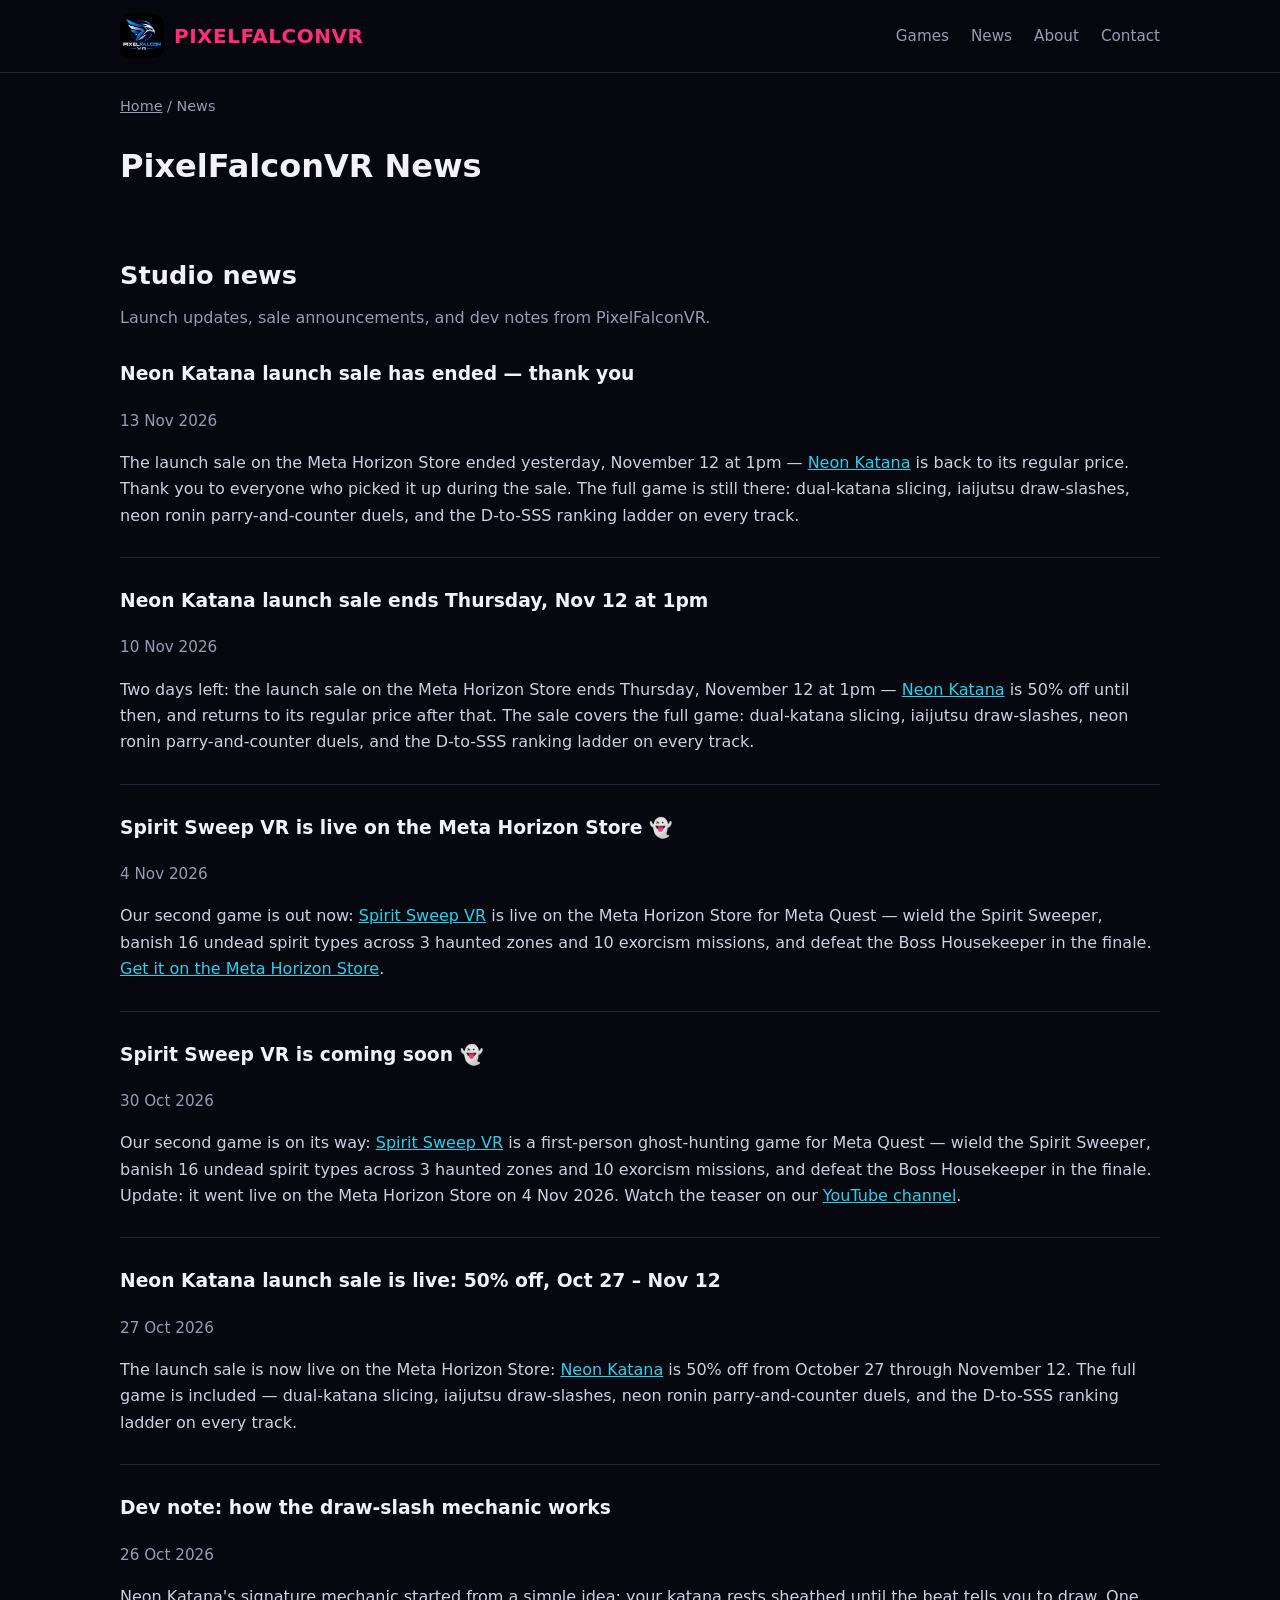
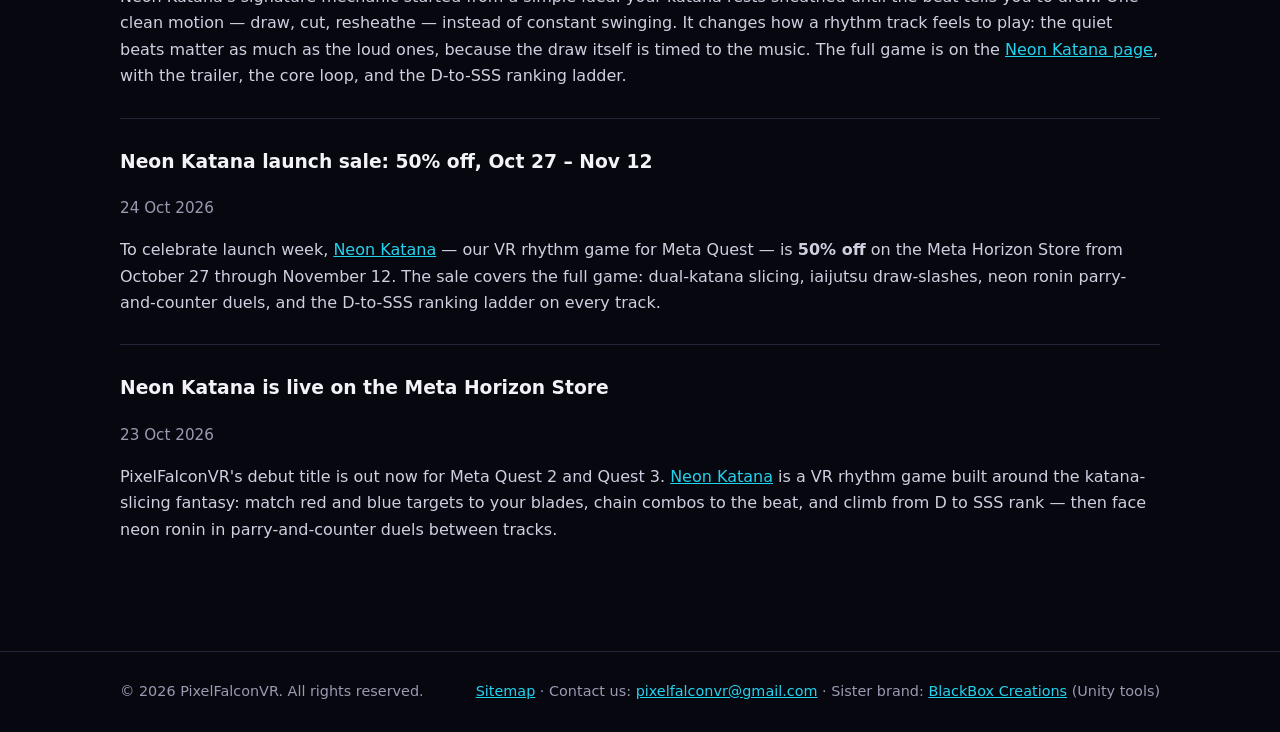
<file: news.html>
<!DOCTYPE html>
<html lang="en">
<head>
<meta charset="UTF-8">
<meta name="viewport" content="width=device-width, initial-scale=1.0">
<title>News — PixelFalconVR</title>
<meta name="description" content="PixelFalconVR studio news: Neon Katana launch updates, sale announcements, and dev notes for our original VR games on Meta Quest.">
<link rel="stylesheet" href="styles.css">
<link rel="canonical" href="https://kashi45248-prog.github.io/PixelFalconVR/news.html">
<link rel="icon" href="data:image/svg+xml,<svg xmlns='http://www.w3.org/2000/svg' viewBox='0 0 100 100'><text y='.9em' font-size='90'>🥷</text></svg>">
<meta property="og:title" content="News — PixelFalconVR">
<meta property="og:description" content="PixelFalconVR studio news: Neon Katana launch updates, sale announcements, and dev notes for our original VR games on Meta Quest.">
<meta property="og:type" content="website">
<meta property="og:url" content="https://kashi45248-prog.github.io/PixelFalconVR/news.html">
<meta property="og:image" content="https://kashi45248-prog.github.io/PixelFalconVR/images/pixelfalconvr-banner.png">
<meta name="twitter:card" content="summary_large_image">
<meta name="twitter:image" content="https://kashi45248-prog.github.io/PixelFalconVR/images/pixelfalconvr-banner.png">
<script type="application/ld+json">{"@context":"https://schema.org","@type":"Blog","name":"PixelFalconVR News","url":"https://kashi45248-prog.github.io/PixelFalconVR/news.html","description":"Launch updates, sale announcements, and dev notes from PixelFalconVR.","publisher":{"@type":"Organization","name":"PixelFalconVR","email":"pixelfalconvr@gmail.com"}}</script>
<script type="application/ld+json">{"@context": "https://schema.org", "@graph": [{"@type": "BlogPosting", "headline": "Neon Katana launch sale has ended — thank you", "datePublished": "2026-11-13", "url": "https://kashi45248-prog.github.io/PixelFalconVR/news.html#launch-sale-ended", "author": {"@type": "Organization", "name": "PixelFalconVR"}}, {"@type": "BlogPosting", "headline": "Neon Katana launch sale ends Thursday, Nov 12 at 1pm", "datePublished": "2026-11-10", "url": "https://kashi45248-prog.github.io/PixelFalconVR/news.html#launch-sale-ending", "author": {"@type": "Organization", "name": "PixelFalconVR"}}, {"@type": "BlogPosting", "headline": "Spirit Sweep VR is live on the Meta Horizon Store", "datePublished": "2026-11-04", "url": "https://kashi45248-prog.github.io/PixelFalconVR/news.html#spirit-sweep-live", "author": {"@type": "Organization", "name": "PixelFalconVR"}}, {"@type": "BlogPosting", "headline": "Spirit Sweep VR is coming soon", "datePublished": "2026-10-30", "url": "https://kashi45248-prog.github.io/PixelFalconVR/news.html#spirit-sweep-coming-soon", "author": {"@type": "Organization", "name": "PixelFalconVR"}}, {"@type": "BlogPosting", "headline": "Neon Katana launch sale is live: 50% off, Oct 27 – Nov 12", "datePublished": "2026-10-27", "url": "https://kashi45248-prog.github.io/PixelFalconVR/news.html#launch-sale-live", "author": {"@type": "Organization", "name": "PixelFalconVR"}}, {"@type": "BlogPosting", "headline": "Dev note: how the draw-slash mechanic works", "datePublished": "2026-10-26", "url": "https://kashi45248-prog.github.io/PixelFalconVR/news.html#draw-slash-dev-note", "author": {"@type": "Organization", "name": "PixelFalconVR"}}, {"@type": "BlogPosting", "headline": "Neon Katana launch sale: 50% off, Oct 27 – Nov 12", "datePublished": "2026-10-24", "url": "https://kashi45248-prog.github.io/PixelFalconVR/news.html#launch-sale", "author": {"@type": "Organization", "name": "PixelFalconVR"}}, {"@type": "BlogPosting", "headline": "Neon Katana is live on the Meta Horizon Store", "datePublished": "2026-10-23", "url": "https://kashi45248-prog.github.io/PixelFalconVR/news.html#now-live", "author": {"@type": "Organization", "name": "PixelFalconVR"}}]}</script>
</head>
<body>
<header class="site"><div class="wrap">
<a class="logo" href="index.html" style="display:flex;align-items:center;gap:10px"><img src="images/pixelfalconvr-logo.png" alt="PixelFalconVR logo" style="height:44px;width:44px;object-fit:cover;border-radius:10px"><span>PIXEL<span>FALCON</span>VR</span></a>
<nav><a href="index.html">Games</a><a href="news.html">News</a><a href="index.html#about">About</a><a href="index.html#contact">Contact</a></nav>
</div></header>

<div class="wrap">
<p class="crumbs"><a href="index.html">Home</a> / News</p>
<h1>PixelFalconVR News</h1>
<section class="block">
<h2 class="sec">Studio news</h2>
<p class="lead">Launch updates, sale announcements, and dev notes from PixelFalconVR.</p>

<article id="launch-sale-ended" style="margin:28px 0">
<h3>Neon Katana launch sale has ended — thank you</h3>
<p style="color:var(--muted);font-size:.95rem">13 Nov 2026</p>
<div class="prose">
<p>The launch sale on the Meta Horizon Store ended yesterday, November 12 at 1pm — <a href="neon-katana.html">Neon Katana</a> is back to its regular price. Thank you to everyone who picked it up during the sale. The full game is still there: dual-katana slicing, iaijutsu draw-slashes, neon ronin parry-and-counter duels, and the D-to-SSS ranking ladder on every track.</p>
</div>
</article>

<hr style="border:0;border-top:1px solid var(--line)">

<article id="launch-sale-ending" style="margin:28px 0">
<h3>Neon Katana launch sale ends Thursday, Nov 12 at 1pm</h3>
<p style="color:var(--muted);font-size:.95rem">10 Nov 2026</p>
<div class="prose">
<p>Two days left: the launch sale on the Meta Horizon Store ends Thursday, November 12 at 1pm — <a href="neon-katana.html">Neon Katana</a> is 50% off until then, and returns to its regular price after that. The sale covers the full game: dual-katana slicing, iaijutsu draw-slashes, neon ronin parry-and-counter duels, and the D-to-SSS ranking ladder on every track.</p>
</div>
</article>

<hr style="border:0;border-top:1px solid var(--line)">

<article id="spirit-sweep-live" style="margin:28px 0">
<h3>Spirit Sweep VR is live on the Meta Horizon Store 👻</h3>
<p style="color:var(--muted);font-size:.95rem">4 Nov 2026</p>
<div class="prose">
<p>Our second game is out now: <a href="spirit-sweep.html">Spirit Sweep VR</a> is live on the Meta Horizon Store for Meta Quest — wield the Spirit Sweeper, banish 16 undead spirit types across 3 haunted zones and 10 exorcism missions, and defeat the Boss Housekeeper in the finale. <a href="https://www.meta.com/experiences/app/1299649689908768/">Get it on the Meta Horizon Store</a>.</p>
</div>
</article>

<hr style="border:0;border-top:1px solid var(--line)">

<article id="spirit-sweep-coming-soon" style="margin:28px 0">
<h3>Spirit Sweep VR is coming soon 👻</h3>
<p style="color:var(--muted);font-size:.95rem">30 Oct 2026</p>
<div class="prose">
<p>Our second game is on its way: <a href="spirit-sweep.html">Spirit Sweep VR</a> is a first-person ghost-hunting game for Meta Quest — wield the Spirit Sweeper, banish 16 undead spirit types across 3 haunted zones and 10 exorcism missions, and defeat the Boss Housekeeper in the finale. Update: it went live on the Meta Horizon Store on 4 Nov 2026. Watch the teaser on our <a href="https://www.youtube.com/@pixelfalconvr">YouTube channel</a>.</p>
</div>
</article>

<hr style="border:0;border-top:1px solid var(--line)">

<article id="launch-sale-live" style="margin:28px 0">
<h3>Neon Katana launch sale is live: 50% off, Oct 27 – Nov 12</h3>
<p style="color:var(--muted);font-size:.95rem">27 Oct 2026</p>
<div class="prose">
<p>The launch sale is now live on the Meta Horizon Store: <a href="neon-katana.html">Neon Katana</a> is 50% off from October 27 through November 12. The full game is included — dual-katana slicing, iaijutsu draw-slashes, neon ronin parry-and-counter duels, and the D-to-SSS ranking ladder on every track.</p>
</div>
</article>

<hr style="border:0;border-top:1px solid var(--line)">

<article id="draw-slash-dev-note" style="margin:28px 0">
<h3>Dev note: how the draw-slash mechanic works</h3>
<p style="color:var(--muted);font-size:.95rem">26 Oct 2026</p>
<div class="prose">
<p>Neon Katana's signature mechanic started from a simple idea: your katana rests sheathed until the beat tells you to draw. One clean motion — draw, cut, resheathe — instead of constant swinging. It changes how a rhythm track feels to play: the quiet beats matter as much as the loud ones, because the draw itself is timed to the music. The full game is on the <a href="neon-katana.html">Neon Katana page</a>, with the trailer, the core loop, and the D-to-SSS ranking ladder.</p>
</div>
</article>

<hr style="border:0;border-top:1px solid var(--line)">

<article id="launch-sale" style="margin:28px 0">
<h3>Neon Katana launch sale: 50% off, Oct 27 – Nov 12</h3>
<p style="color:var(--muted);font-size:.95rem">24 Oct 2026</p>
<div class="prose">
<p>To celebrate launch week, <a href="neon-katana.html">Neon Katana</a> — our VR rhythm game for Meta Quest — is <b>50% off</b> on the Meta Horizon Store from October 27 through November 12. The sale covers the full game: dual-katana slicing, iaijutsu draw-slashes, neon ronin parry-and-counter duels, and the D-to-SSS ranking ladder on every track.</p>
</div>
</article>

<hr style="border:0;border-top:1px solid var(--line)">

<article id="now-live" style="margin:28px 0">
<h3>Neon Katana is live on the Meta Horizon Store</h3>
<p style="color:var(--muted);font-size:.95rem">23 Oct 2026</p>
<div class="prose">
<p>PixelFalconVR's debut title is out now for Meta Quest 2 and Quest 3. <a href="neon-katana.html">Neon Katana</a> is a VR rhythm game built around the katana-slicing fantasy: match red and blue targets to your blades, chain combos to the beat, and climb from D to SSS rank — then face neon ronin in parry-and-counter duels between tracks.</p>
</div>
</article>
</section>
</div>

<footer class="site"><div class="wrap">
<span>© 2026 PixelFalconVR. All rights reserved.</span>
<span><a href="sitemap.xml">Sitemap</a> · Contact us: <a href="mailto:pixelfalconvr@gmail.com">pixelfalconvr@gmail.com</a> · Sister brand: <a href="https://kashi45248-prog.github.io/Blackbox_creations-/">BlackBox Creations</a> (Unity tools)</span>
</div></footer>
</body>
</html>
</file>
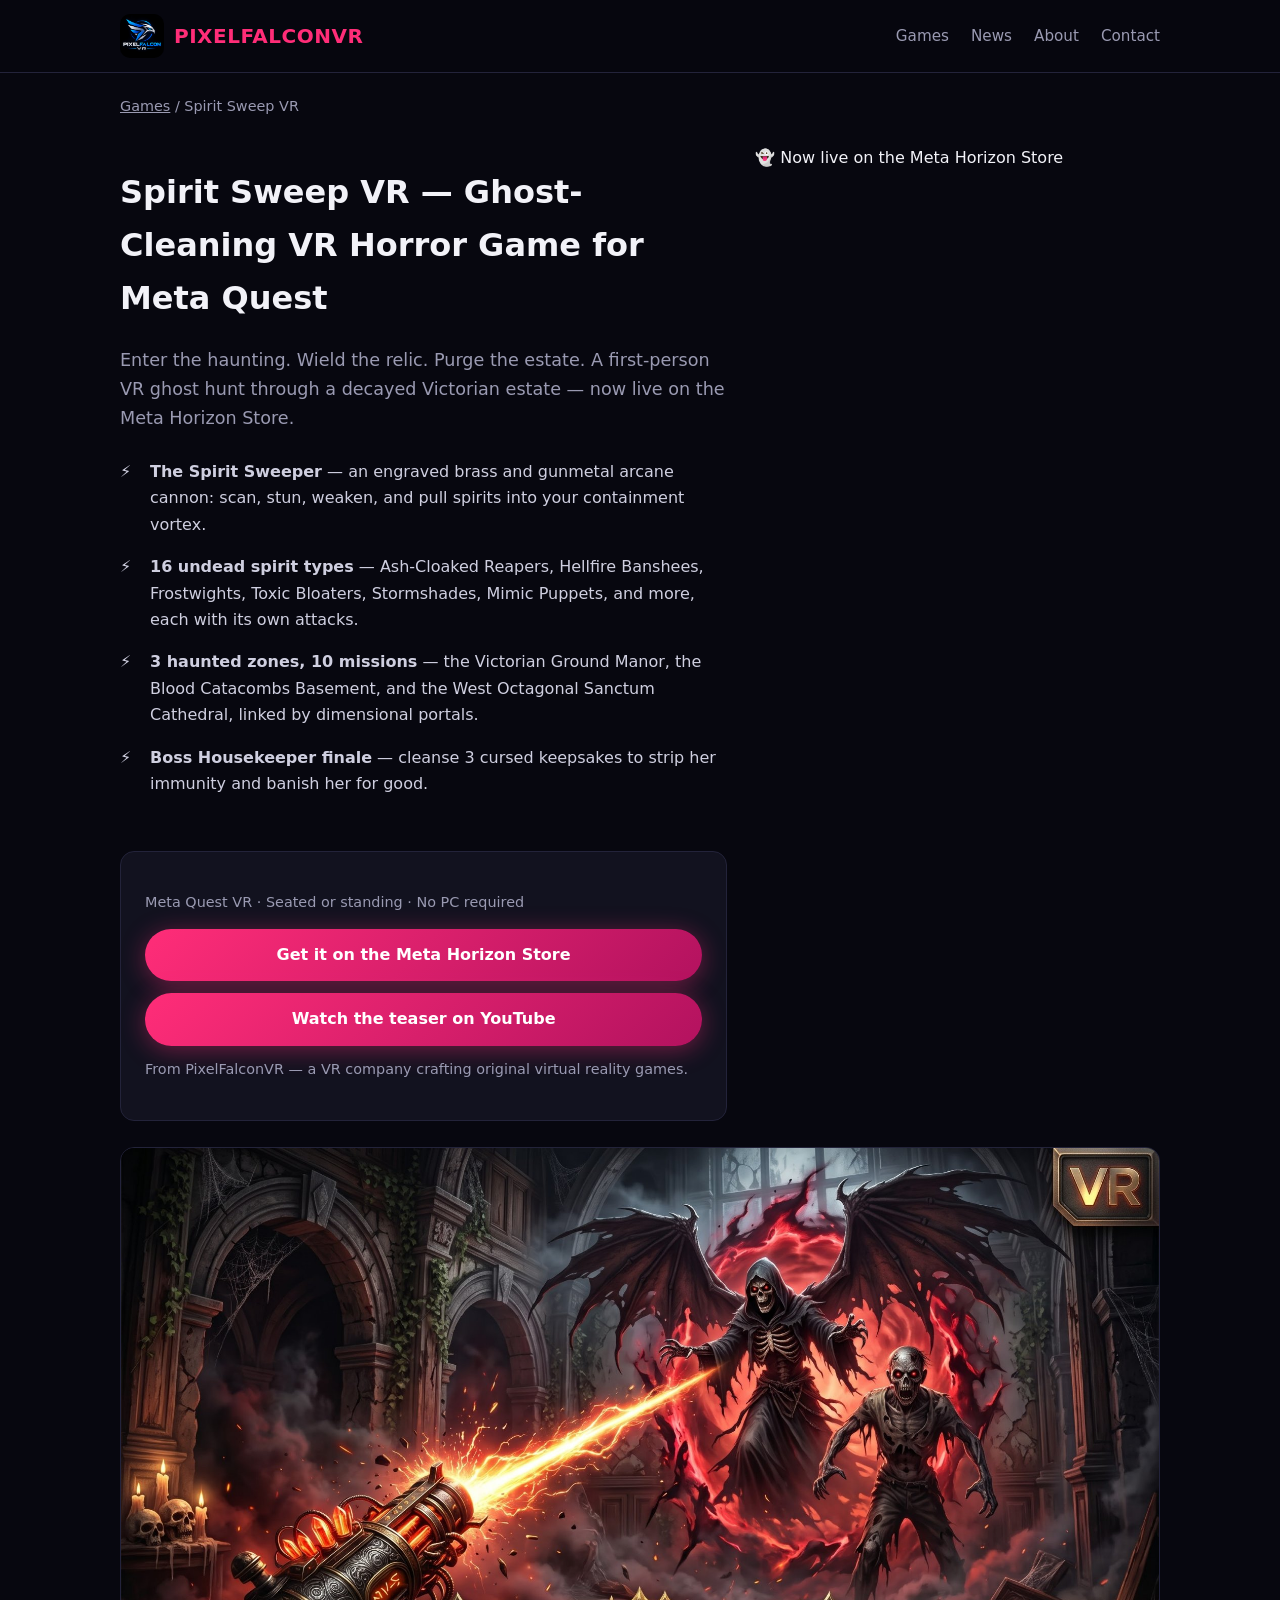
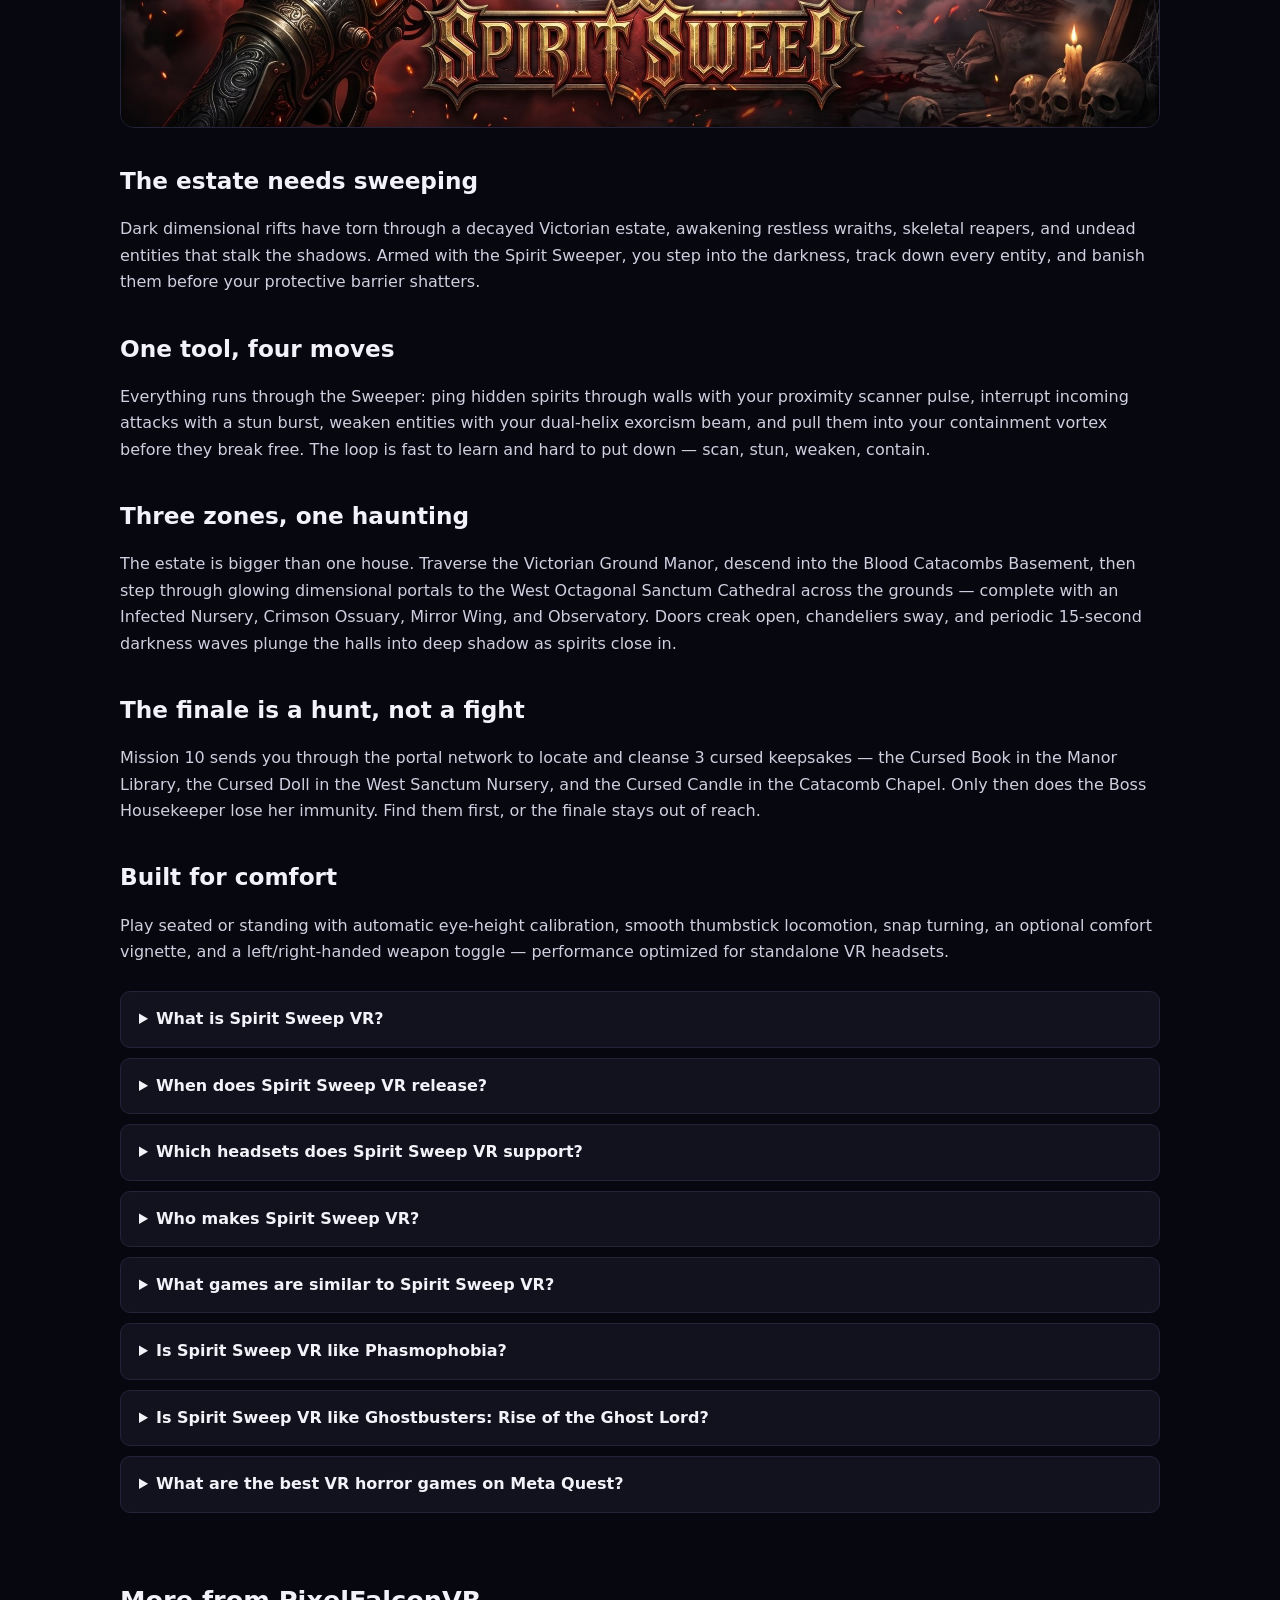
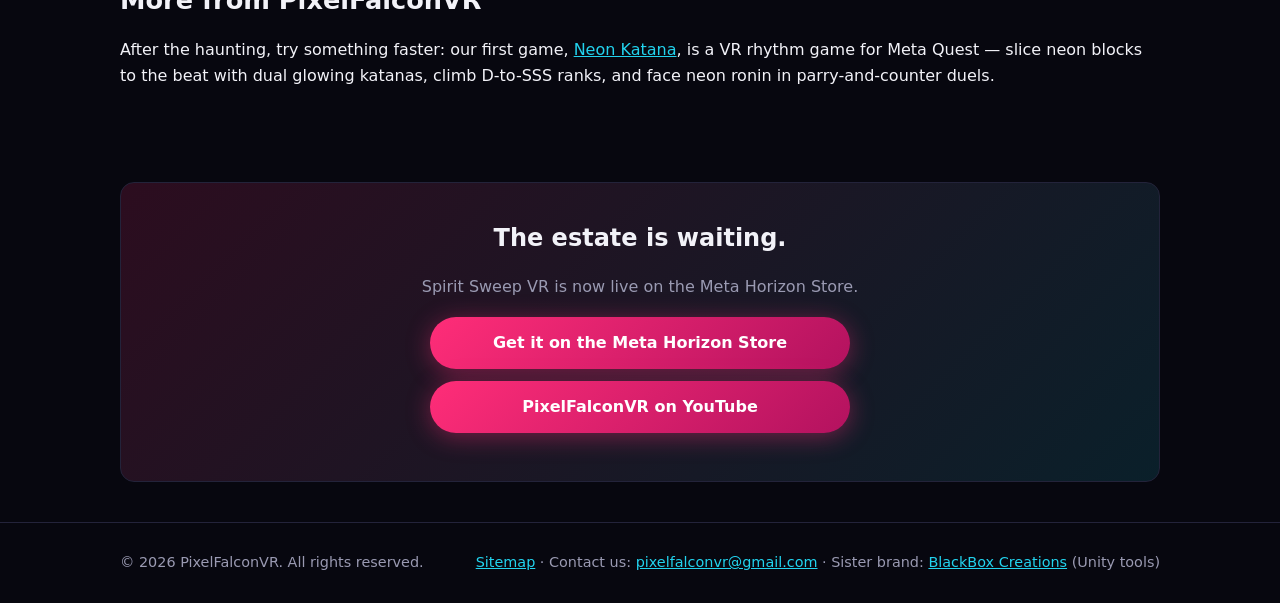
<file: spirit-sweep.html>
<!DOCTYPE html>
<html lang="en">
<head>
<meta charset="UTF-8">
<meta name="viewport" content="width=device-width, initial-scale=1.0">
<title>Spirit Sweep VR – Ghost Hunting VR Horror Game for Meta Quest | PixelFalconVR</title>
<meta name="description" content="Spirit Sweep VR is a ghost-hunting VR horror game for Meta Quest, for fans of Phasmophobia, Ghostbusters VR and The Exorcist: Legion VR. Hunt 16 spirits across 3 haunted zones and 10 missions. Now live on the Meta Horizon Store.">
<link rel="stylesheet" href="styles.css">
<link rel="canonical" href="https://kashi45248-prog.github.io/PixelFalconVR/spirit-sweep.html">
<link rel="icon" href="data:image/svg+xml,<svg xmlns='http://www.w3.org/2000/svg' viewBox='0 0 100 100'><text y='.9em' font-size='90'>👻</text></svg>">
<script type="application/ld+json">{"@context": "https://schema.org", "@type": "VideoGame", "name": "Spirit Sweep VR", "genre": ["VR ghost hunting game", "VR horror game"], "gamePlatform": ["Meta Quest"], "operatingSystem": "Meta Horizon OS", "applicationCategory": "Game", "description": "First-person VR ghost hunting: wield the Spirit Sweeper, banish 16 undead spirit types across 3 haunted zones and 10 exorcism missions, and defeat the Boss Housekeeper. For fans of Phasmophobia, Ghostbusters VR, and The Exorcist: Legion VR.", "author": {"@type": "Organization", "name": "PixelFalconVR", "email": "pixelfalconvr@gmail.com"}, "url": "https://kashi45248-prog.github.io/PixelFalconVR/spirit-sweep.html"}</script>
<script type="application/ld+json">{"@context": "https://schema.org", "@type": "FAQPage", "mainEntity": [{"@type": "Question", "name": "What is Spirit Sweep VR?", "acceptedAnswer": {"@type": "Answer", "text": "Spirit Sweep VR is a first-person ghost-hunting VR game for Meta Quest. Armed with the Spirit Sweeper — an engraved brass and gunmetal arcane cannon — you track down undead entities in a decayed Victorian estate and banish them before your protective barrier shatters."}}, {"@type": "Question", "name": "When does Spirit Sweep VR release?", "acceptedAnswer": {"@type": "Answer", "text": "Spirit Sweep VR is now live on the Meta Horizon Store."}}, {"@type": "Question", "name": "Which headsets does Spirit Sweep VR support?", "acceptedAnswer": {"@type": "Answer", "text": "Spirit Sweep VR is built for Meta Quest VR, playable seated or standing with smooth thumbstick locomotion, snap turning, and an optional comfort vignette."}}, {"@type": "Question", "name": "Who makes Spirit Sweep VR?", "acceptedAnswer": {"@type": "Answer", "text": "Spirit Sweep VR is developed by PixelFalconVR, a VR company crafting original virtual reality games. Contact: pixelfalconvr@gmail.com."}}, {"@type": "Question", "name": "What games are similar to Spirit Sweep VR?", "acceptedAnswer": {"@type": "Answer", "text": "If you like ghost-hunting and VR horror, Spirit Sweep VR sits in the same neighborhood as Phasmophobia, Ghostbusters: Rise of the Ghost Lord, The Exorcist: Legion VR, Wraith: The Oblivion – Afterlife, and Propagation: Paradise Hotel. The difference: Spirit Sweep is a mission-based ghost-cleaning campaign built for standalone Meta Quest — scan, stun, weaken, and contain 16 spirit types across 3 haunted zones and 10 exorcism missions."}}, {"@type": "Question", "name": "Is Spirit Sweep VR like Phasmophobia?", "acceptedAnswer": {"@type": "Answer", "text": "It shares the ghost-hunting premise, but plays differently. Phasmophobia is a co-op investigation game where you gather evidence to identify the ghost, and it runs on PC VR or PS VR2. Spirit Sweep VR is a mission-based action game where you weaken and capture spirits with the Spirit Sweeper, and it is built for standalone Meta Quest VR."}}, {"@type": "Question", "name": "Is Spirit Sweep VR like Ghostbusters: Rise of the Ghost Lord?", "acceptedAnswer": {"@type": "Answer", "text": "That is the closest comparison on Quest: both games are about tracking, blasting, and trapping ghosts with a handheld device. Spirit Sweep VR swaps the Ghostbusters license for an original haunted estate, 16 spirit types, and an exorcism-beam capture loop that ends in a Boss Housekeeper finale."}}, {"@type": "Question", "name": "What are the best VR horror games on Meta Quest?", "acceptedAnswer": {"@type": "Answer", "text": "The top-rated VR horror games Quest players search for include Resident Evil 4 VR, Five Nights at Freddy's: Help Wanted, Propagation: Paradise Hotel, Wraith: The Oblivion – Afterlife, The Exorcist: Legion VR, and Metro Awakening. Spirit Sweep VR joins that shelf as the ghost-cleaning entry — it is now live on the Meta Horizon Store."}}]}</script>
<script type="application/ld+json">{"@context": "https://schema.org", "@type": "VideoObject", "name": "Spirit Sweep VR — Ghost Cleaning in a Haunted Mansion | Out Now on Meta Quest", "description": "Teaser for Spirit Sweep VR: ghost cleaning in a haunted mansion. Hunt 16 spirits across 3 haunted zones and 10 missions. Out now on Meta Quest.", "thumbnailUrl": "https://kashi45248-prog.github.io/PixelFalconVR/images/spirit-sweep-keyart.jpg", "uploadDate": "2026-11-04T12:00:00+05:00", "contentUrl": "https://www.youtube.com/shorts/26QnO7RPlIg", "embedUrl": "https://www.youtube.com/embed/26QnO7RPlIg"}</script>
<meta property="og:image" content="https://kashi45248-prog.github.io/PixelFalconVR/images/spirit-sweep-keyart.jpg">
<meta property="og:title" content="Spirit Sweep VR – Ghost Hunting VR Horror Game for Meta Quest | PixelFalconVR">
<meta property="og:description" content="Spirit Sweep VR is a ghost-hunting VR horror game for Meta Quest, for fans of Phasmophobia, Ghostbusters VR and The Exorcist: Legion VR. Hunt 16 spirits across 3 haunted zones and 10 missions. Now live on the Meta Horizon Store.">
<meta name="twitter:card" content="summary_large_image">
<meta name="twitter:image" content="https://kashi45248-prog.github.io/PixelFalconVR/images/spirit-sweep-keyart.jpg">
</head>
<body>
<header class="site"><div class="wrap">
<a class="logo" href="index.html" style="display:flex;align-items:center;gap:10px"><img src="images/pixelfalconvr-logo.png" alt="PixelFalconVR logo" style="height:44px;width:44px;object-fit:cover;border-radius:10px"><span>PIXEL<span>FALCON</span>VR</span></a>
<nav><a href="index.html">Games</a><a href="news.html">News</a><a href="index.html#about">About</a><a href="index.html#contact">Contact</a></nav>
</div></header>

<div class="wrap">
<p class="crumbs"><a href="index.html">Games</a> / Spirit Sweep VR</p>
<div class="game-hero">
<div>
<h1>Spirit Sweep VR — Ghost-Cleaning VR Horror Game for Meta Quest</h1>
<p class="tag" style="color:var(--muted);font-size:1.1rem">Enter the haunting. Wield the relic. Purge the estate. A first-person VR ghost hunt through a decayed Victorian estate — now live on the Meta Horizon Store.</p>
<ul class="feats">
<li><b>The Spirit Sweeper</b> — an engraved brass and gunmetal arcane cannon: scan, stun, weaken, and pull spirits into your containment vortex.</li>
<li><b>16 undead spirit types</b> — Ash-Cloaked Reapers, Hellfire Banshees, Frostwights, Toxic Bloaters, Stormshades, Mimic Puppets, and more, each with its own attacks.</li>
<li><b>3 haunted zones, 10 missions</b> — the Victorian Ground Manor, the Blood Catacombs Basement, and the West Octagonal Sanctum Cathedral, linked by dimensional portals.</li>
<li><b>Boss Housekeeper finale</b> — cleanse 3 cursed keepsakes to strip her immunity and banish her for good.</li>
</ul>
</div>
<div class="sale-banner">👻 Now live on the Meta Horizon Store</div>
<div class="buybox">
<p class="note">Meta Quest VR · Seated or standing · No PC required</p>
<a class="btn" href="https://www.meta.com/experiences/app/1299649689908768/">Get it on the Meta Horizon Store</a>
<a class="btn" href="https://www.youtube.com/shorts/26QnO7RPlIg">Watch the teaser on YouTube</a>
<p class="note" style="margin-top:12px">From PixelFalconVR — a VR company crafting original virtual reality games.</p>
</div>
</div>

<figure style="margin:0 0 24px"><img src="images/spirit-sweep-keyart.jpg" alt="Spirit Sweep VR key art — the Spirit Sweeper firing at a winged reaper and an undead spirit in a haunted mansion" style="width:100%;border-radius:var(--radius);border:1px solid var(--line);display:block"></figure>

<div class="prose">
<h2>The estate needs sweeping</h2>
<p>Dark dimensional rifts have torn through a decayed Victorian estate, awakening restless wraiths, skeletal reapers, and undead entities that stalk the shadows. Armed with the Spirit Sweeper, you step into the darkness, track down every entity, and banish them before your protective barrier shatters.</p>

<h2>One tool, four moves</h2>
<p>Everything runs through the Sweeper: ping hidden spirits through walls with your proximity scanner pulse, interrupt incoming attacks with a stun burst, weaken entities with your dual-helix exorcism beam, and pull them into your containment vortex before they break free. The loop is fast to learn and hard to put down — scan, stun, weaken, contain.</p>

<h2>Three zones, one haunting</h2>
<p>The estate is bigger than one house. Traverse the Victorian Ground Manor, descend into the Blood Catacombs Basement, then step through glowing dimensional portals to the West Octagonal Sanctum Cathedral across the grounds — complete with an Infected Nursery, Crimson Ossuary, Mirror Wing, and Observatory. Doors creak open, chandeliers sway, and periodic 15-second darkness waves plunge the halls into deep shadow as spirits close in.</p>

<h2>The finale is a hunt, not a fight</h2>
<p>Mission 10 sends you through the portal network to locate and cleanse 3 cursed keepsakes — the Cursed Book in the Manor Library, the Cursed Doll in the West Sanctum Nursery, and the Cursed Candle in the Catacomb Chapel. Only then does the Boss Housekeeper lose her immunity. Find them first, or the finale stays out of reach.</p>

<h2>Built for comfort</h2>
<p>Play seated or standing with automatic eye-height calibration, smooth thumbstick locomotion, snap turning, an optional comfort vignette, and a left/right-handed weapon toggle — performance optimized for standalone VR headsets.</p>
</div>

<div class="faq">
<details><summary>What is Spirit Sweep VR?</summary><p>Spirit Sweep VR is a first-person ghost-hunting VR game for Meta Quest. Armed with the Spirit Sweeper — an engraved brass and gunmetal arcane cannon — you track down undead entities in a decayed Victorian estate and banish them before your protective barrier shatters.</p></details>
<details><summary>When does Spirit Sweep VR release?</summary><p>Spirit Sweep VR is now live on the Meta Horizon Store.</p></details>
<details><summary>Which headsets does Spirit Sweep VR support?</summary><p>Spirit Sweep VR is built for Meta Quest VR, playable seated or standing with smooth thumbstick locomotion, snap turning, and an optional comfort vignette.</p></details>
<details><summary>Who makes Spirit Sweep VR?</summary><p>Spirit Sweep VR is developed by PixelFalconVR, a VR company crafting original virtual reality games. Contact: pixelfalconvr@gmail.com.</p></details>
<details><summary>What games are similar to Spirit Sweep VR?</summary><p>If you like ghost-hunting and VR horror, Spirit Sweep VR sits in the same neighborhood as Phasmophobia, Ghostbusters: Rise of the Ghost Lord, The Exorcist: Legion VR, Wraith: The Oblivion – Afterlife, and Propagation: Paradise Hotel. The difference: Spirit Sweep is a mission-based ghost-cleaning campaign built for standalone Meta Quest — scan, stun, weaken, and contain 16 spirit types across 3 haunted zones and 10 exorcism missions.</p></details>
<details><summary>Is Spirit Sweep VR like Phasmophobia?</summary><p>It shares the ghost-hunting premise, but plays differently. Phasmophobia is a co-op investigation game where you gather evidence to identify the ghost, and it runs on PC VR or PS VR2. Spirit Sweep VR is a mission-based action game where you weaken and capture spirits with the Spirit Sweeper, and it is built for standalone Meta Quest VR.</p></details>
<details><summary>Is Spirit Sweep VR like Ghostbusters: Rise of the Ghost Lord?</summary><p>That is the closest comparison on Quest: both games are about tracking, blasting, and trapping ghosts with a handheld device. Spirit Sweep VR swaps the Ghostbusters license for an original haunted estate, 16 spirit types, and an exorcism-beam capture loop that ends in a Boss Housekeeper finale.</p></details>
<details><summary>What are the best VR horror games on Meta Quest?</summary><p>The top-rated VR horror games Quest players search for include Resident Evil 4 VR, Five Nights at Freddy's: Help Wanted, Propagation: Paradise Hotel, Wraith: The Oblivion – Afterlife, The Exorcist: Legion VR, and Metro Awakening. Spirit Sweep VR joins that shelf as the ghost-cleaning entry — it is now live on the Meta Horizon Store.</p></details>
</div>

<section class="block" id="more-from-pixelfalconvr">
<h2 class="sec">More from PixelFalconVR</h2>
<p>After the haunting, try something faster: our first game, <a href="neon-katana.html">Neon Katana</a>, is a VR rhythm game for Meta Quest — slice neon blocks to the beat with dual glowing katanas, climb D-to-SSS ranks, and face neon ronin in parry-and-counter duels.</p>
</section>

<div class="cta-band">
<h2>The estate is waiting.</h2>
<p style="color:var(--muted)">Spirit Sweep VR is now live on the Meta Horizon Store.</p>
<a class="btn" href="https://www.meta.com/experiences/app/1299649689908768/">Get it on the Meta Horizon Store</a>
<a class="btn" href="https://www.youtube.com/@pixelfalconvr">PixelFalconVR on YouTube</a>
</div>
</div>

<footer class="site"><div class="wrap">
<span>© 2026 PixelFalconVR. All rights reserved.</span>
<span><a href="sitemap.xml">Sitemap</a> · Contact us: <a href="mailto:pixelfalconvr@gmail.com">pixelfalconvr@gmail.com</a> · Sister brand: <a href="https://kashi45248-prog.github.io/Blackbox_creations-/">BlackBox Creations</a> (Unity tools)</span>
</div></footer>
</body>
</html>
</file>
<file: styles.css>
/* PixelFalconVR — neon dark theme */
:root{
  --bg:#07070f; --bg2:#0d0d1a; --card:#12121f; --line:#23233a;
  --neon:#ff2d78; --neon2:#22d3ee; --text:#f2f2f8; --muted:#9a9ab2;
  --radius:14px;
}
*{box-sizing:border-box}
body{margin:0;background:var(--bg);color:var(--text);font-family:Inter,system-ui,-apple-system,"Segoe UI",Roboto,sans-serif;line-height:1.65}
.wrap{max-width:1080px;margin:0 auto;padding:0 20px}
a{color:var(--neon2)}
header.site{border-bottom:1px solid var(--line);background:rgba(7,7,15,.9);position:sticky;top:0;z-index:10}
header.site .wrap{display:flex;align-items:center;justify-content:space-between;padding:14px 20px}
.logo{font-weight:800;font-size:1.25rem;letter-spacing:.5px;text-decoration:none;color:var(--text)}
.logo span{color:var(--neon)}
nav a{color:var(--muted);text-decoration:none;margin-left:22px;font-size:.95rem}
nav a:hover{color:var(--text)}
.hero{padding:72px 0 48px;text-align:center;background:radial-gradient(600px 300px at 50% -50px,rgba(255,45,120,.18),transparent),radial-gradient(500px 260px at 80% 0,rgba(34,211,238,.12),transparent)}
.hero h1{font-size:2.6rem;margin:0 0 12px;line-height:1.2}
.hero h1 .n1{color:var(--neon);text-shadow:0 0 24px rgba(255,45,120,.6)}
.hero h1 .n2{color:var(--neon2);text-shadow:0 0 24px rgba(34,211,238,.6)}
.hero p{color:var(--muted);max-width:640px;margin:0 auto 26px;font-size:1.1rem}
.btn{display:inline-block;background:linear-gradient(135deg,var(--neon),#b3125f);color:#fff;text-decoration:none;padding:13px 30px;border-radius:999px;font-weight:700;box-shadow:0 4px 24px rgba(255,45,120,.4)}
.btn:hover{filter:brightness(1.1)}
.btn.ghost{background:transparent;border:1px solid var(--line);box-shadow:none;color:var(--text);margin-left:10px}
/* Stacked buttons in buybox/cta-band must never share a line box: inline-block
   buttons wrapped to a second line with no margin, so their glow and edges
   merged into an overlap on desktop. Block layout gives them real gaps. */
.buybox .btn{display:block;text-align:center;margin:12px 0}
.cta-band .btn{display:block;text-align:center;margin:12px auto;max-width:420px}
section.block{padding:40px 0}
h2.sec{font-size:1.6rem;margin:0 0 8px}
p.lead{color:var(--muted);margin:0 0 24px}
.grid{display:grid;grid-template-columns:repeat(auto-fill,minmax(300px,1fr));gap:20px}
.card{background:var(--card);border:1px solid var(--line);border-radius:var(--radius);overflow:hidden;display:flex;flex-direction:column}
.card .art{aspect-ratio:16/9;background:linear-gradient(135deg,#1a1a2e,#0d0d1a);display:flex;align-items:center;justify-content:center;color:var(--muted);font-size:.9rem;border-bottom:1px solid var(--line)}
.card .art img{width:100%;height:100%;object-fit:cover;display:block}
.card .body{padding:18px;display:flex;flex-direction:column;gap:10px;flex:1}
.card h3{margin:0;font-size:1.2rem}
.card .genre{color:var(--neon2);font-size:.85rem;font-weight:600}
.card p{color:var(--muted);font-size:.95rem;margin:0;flex:1}
.card .row{display:flex;align-items:center;justify-content:space-between;margin-top:6px}
.price{font-weight:800;font-size:1.15rem}
.badge{font-size:.75rem;font-weight:700;padding:4px 12px;border-radius:999px;background:rgba(34,211,238,.15);color:var(--neon2);border:1px solid rgba(34,211,238,.35)}
.badge.soon{background:rgba(255,45,120,.12);color:var(--neon);border-color:rgba(255,45,120,.35)}
.prose h2{font-size:1.45rem;margin:34px 0 10px}
.prose p{color:#cfcfe0}
.prose ul{color:#cfcfe0}
.faq{margin:26px 0}
.faq details{background:var(--card);border:1px solid var(--line);border-radius:10px;margin-bottom:10px;padding:14px 18px}
.faq summary{cursor:pointer;font-weight:600}
.faq summary:hover{color:var(--neon2)}
.faq p{color:var(--muted);margin:10px 0 4px}
.shots{display:grid;grid-template-columns:repeat(auto-fill,minmax(280px,1fr));gap:16px;margin:20px 0}
.shots figure{margin:0;background:var(--card);border:1px solid var(--line);border-radius:10px;overflow:hidden}
.shots img{width:100%;display:block;aspect-ratio:16/9;object-fit:cover}
.shots figcaption{padding:10px 14px;color:var(--muted);font-size:.85rem}
.cta-band{background:linear-gradient(135deg,rgba(255,45,120,.15),rgba(34,211,238,.12));border:1px solid var(--line);border-radius:var(--radius);padding:36px;text-align:center;margin:36px 0}
.cta-band h2{margin:0 0 10px}
footer.site{border-top:1px solid var(--line);margin-top:40px;padding:28px 0;color:var(--muted);font-size:.9rem}
footer.site .wrap{display:flex;justify-content:space-between;flex-wrap:wrap;gap:12px}
.crumbs{color:var(--muted);font-size:.9rem;margin:22px 0 0}
.crumbs a{color:var(--muted)}
.game-hero{display:grid;grid-template-columns:1.2fr .8fr;gap:28px;align-items:start;margin:26px 0}
@media(max-width:800px){.game-hero{grid-template-columns:1fr}.hero h1{font-size:2rem}}
.game-hero .art{background:linear-gradient(135deg,#1a1a2e,#0d0d1a);border:1px solid var(--line);border-radius:var(--radius);aspect-ratio:16/9;display:flex;align-items:center;justify-content:center;color:var(--muted)}
.buybox{background:var(--card);border:1px solid var(--line);border-radius:var(--radius);padding:24px}
.buybox .price{font-size:2rem}
.buybox .note{color:var(--muted);font-size:.9rem}
.feats{list-style:none;padding:0;margin:18px 0}
.feats li{padding:8px 0 8px 30px;position:relative;color:#cfcfe0}
.feats li::before{content:"⚡";position:absolute;left:0}

/* Featured-games carousel (homepage #games section only) */
.carousel{position:relative}
.carousel-track{display:flex;gap:20px;overflow-x:auto;scroll-snap-type:x mandatory;-webkit-overflow-scrolling:touch;scrollbar-width:none;padding:4px 2px}
.carousel-track::-webkit-scrollbar{display:none}
.carousel-track .card{flex:0 0 100%;scroll-snap-align:start}
@media(min-width:801px){
  .carousel-track .card{flex-basis:calc(50% - 10px)}
}
.carousel-arrow{position:absolute;top:50%;transform:translateY(-50%);z-index:2;width:44px;height:44px;border-radius:50%;border:1px solid var(--line);background:rgba(18,18,31,.92);color:var(--text);font-size:1.5rem;line-height:1;cursor:pointer}
.carousel-arrow.prev{left:-8px}
.carousel-arrow.next{right:-8px}
.carousel-arrow:hover{border-color:var(--neon);color:var(--neon)}
.carousel-arrow:disabled{opacity:.35;cursor:default}
.carousel-arrow:disabled:hover{border-color:var(--line);color:var(--text)}
.carousel.single-page .carousel-arrow{display:none}
.carousel-dots{display:flex;justify-content:center;gap:8px;margin-top:16px}
.carousel-dots.hidden{display:none}
.carousel-dots button{width:10px;height:10px;padding:0;border-radius:50%;border:1px solid var(--line);background:transparent;cursor:pointer}
.carousel-dots button.active{background:var(--neon);border-color:var(--neon)}
</file>
